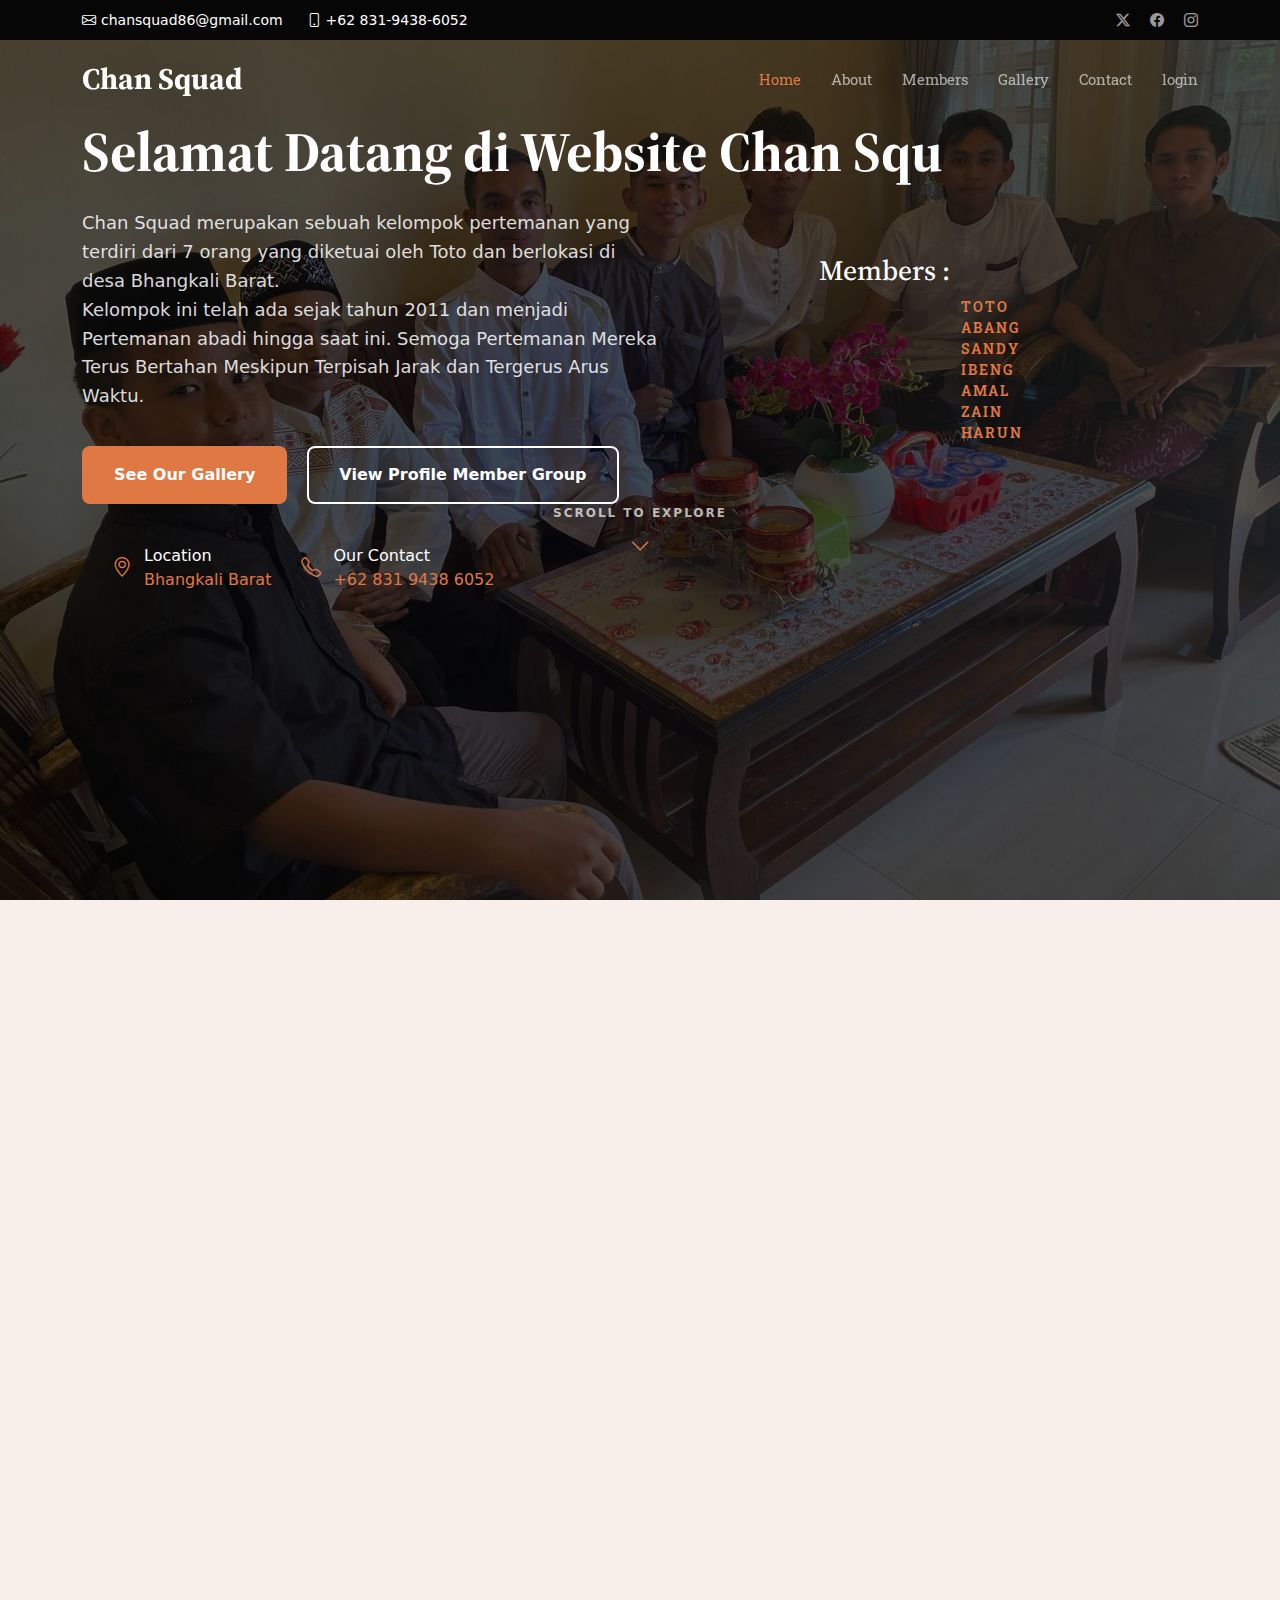
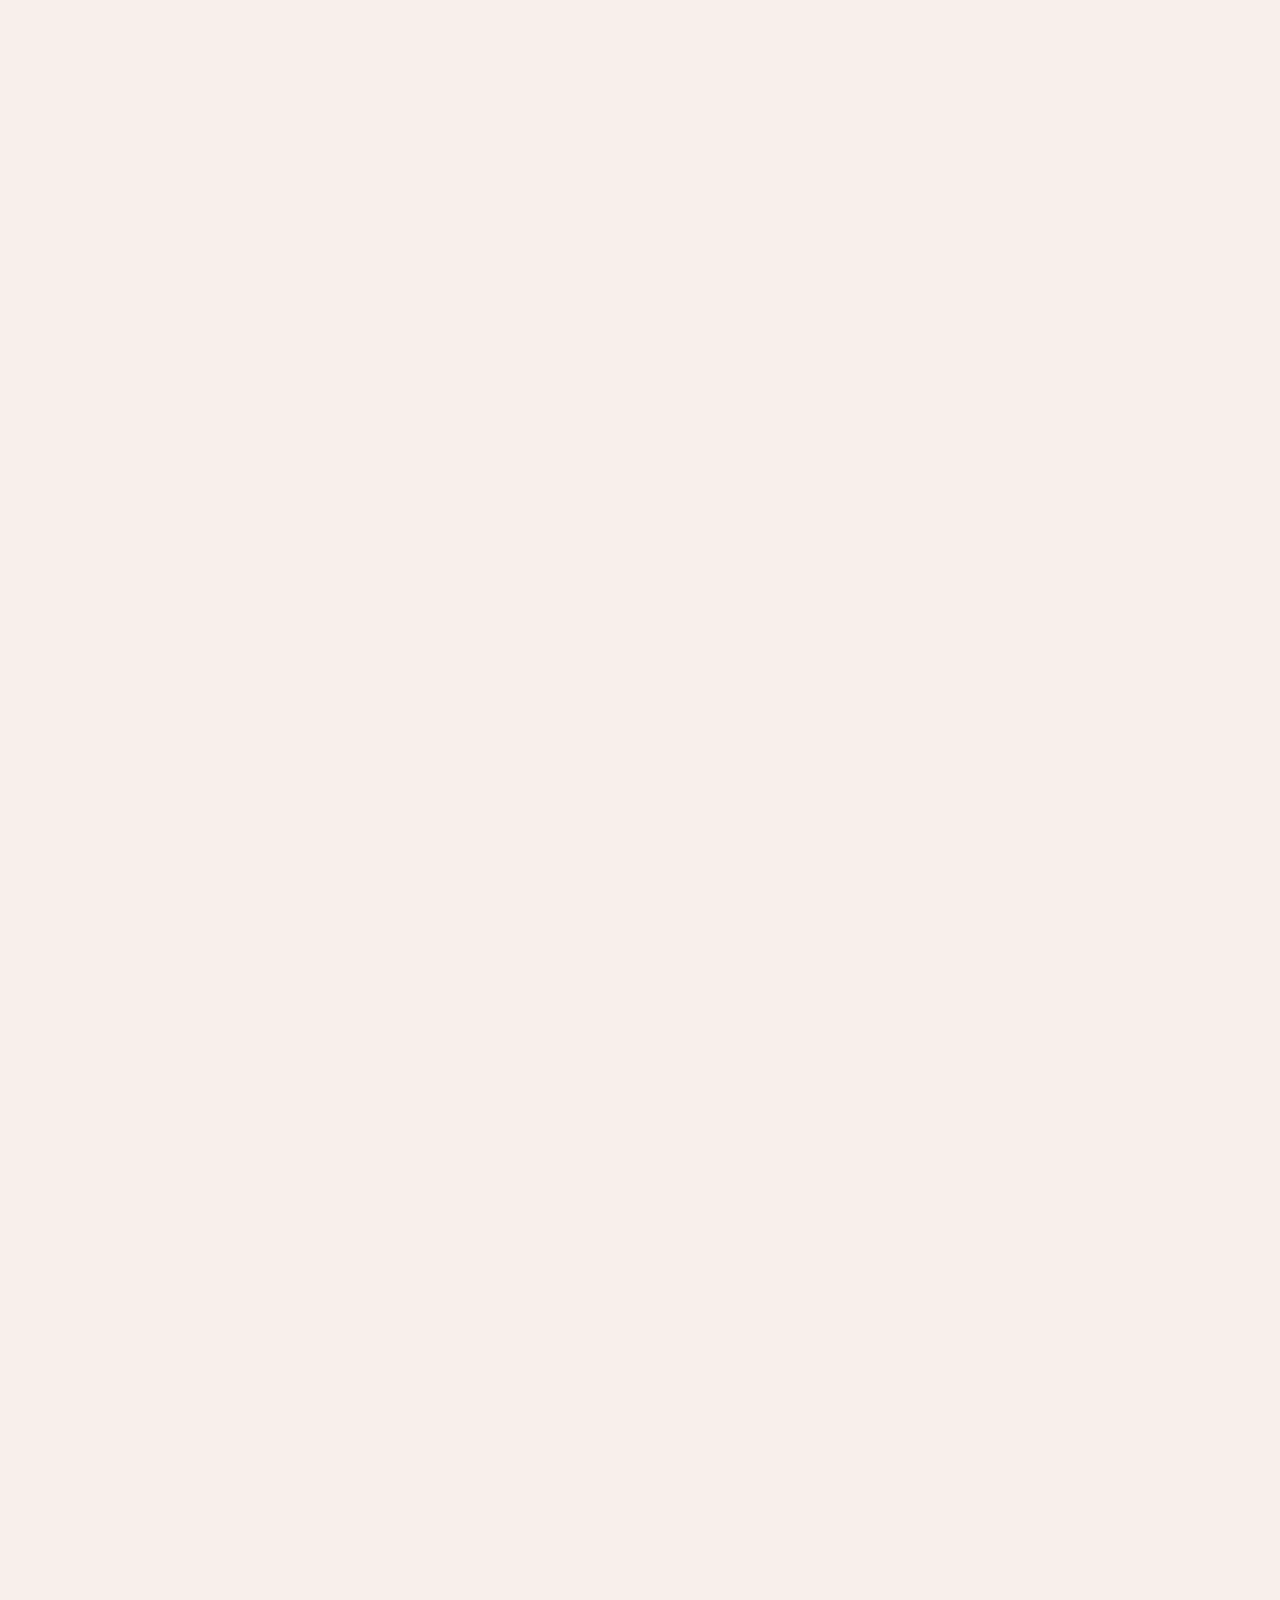
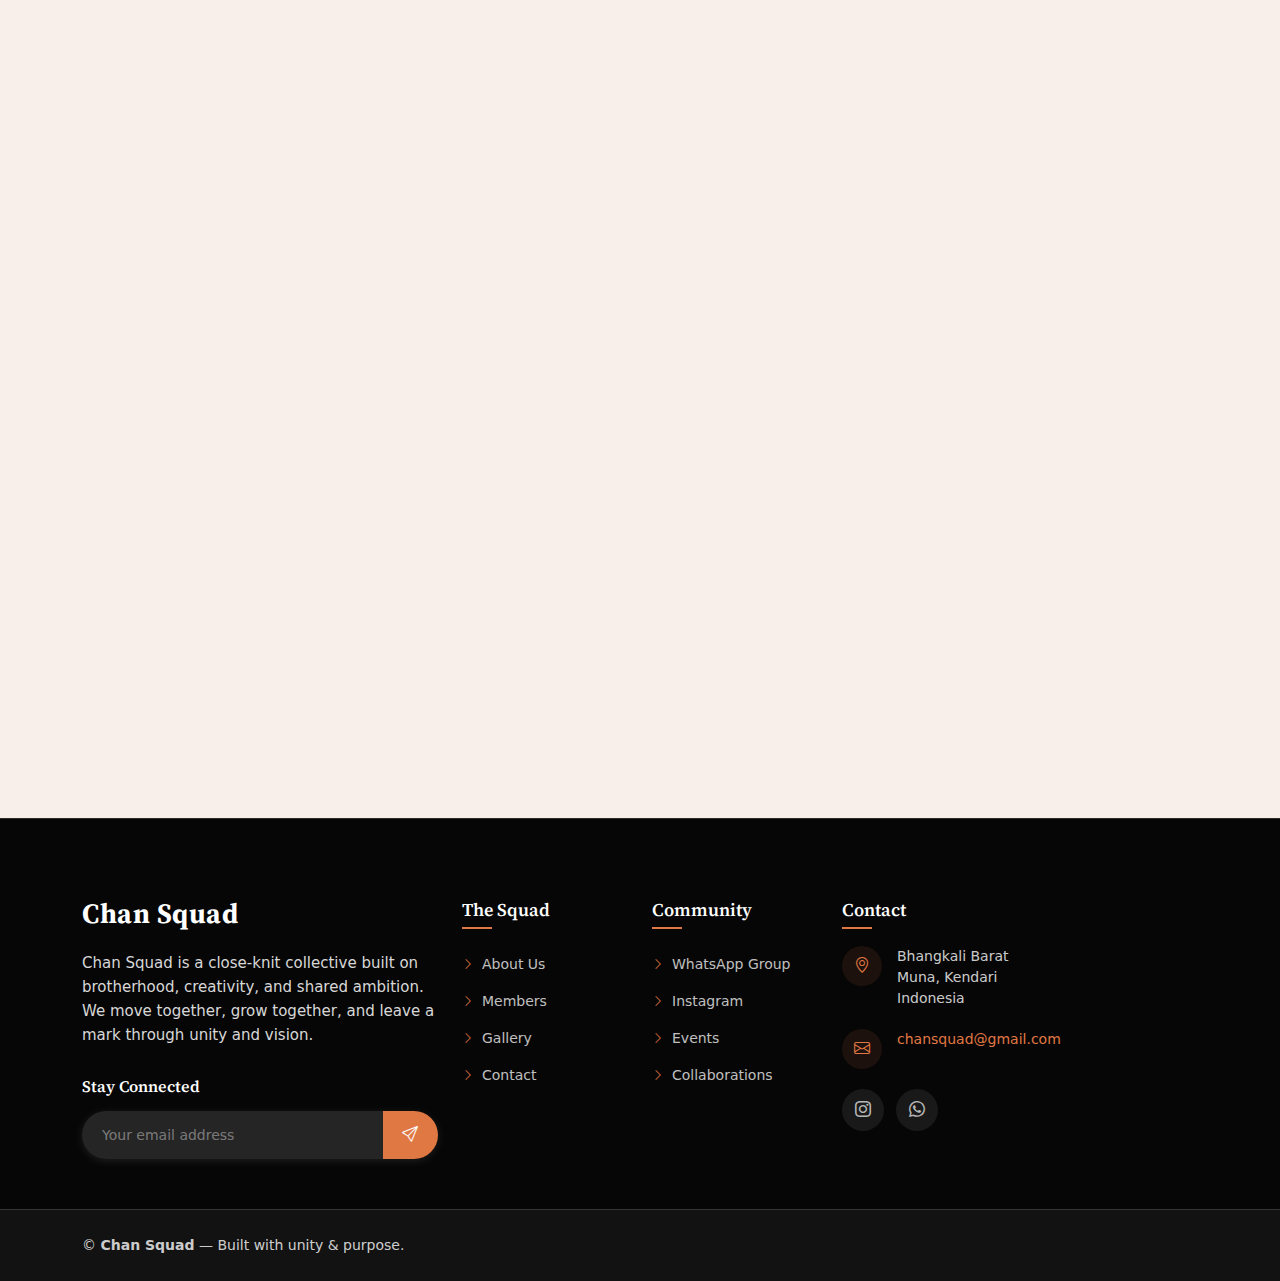
<file: index.html>
<!DOCTYPE html>
<html lang="en">

<head>
  <meta charset="utf-8">
  <meta content="width=device-width, initial-scale=1.0" name="viewport">
  <title>Index - Chan Squad Website</title>
  <meta name="description" content="">
  <meta name="keywords" content="Chan Squad">

  <!-- Favicons -->
  <link href="assets/img/favicon.png" rel="icon">
  <link href="assets/img/apple-touch-icon.png" rel="apple-touch-icon">

  <!-- Fonts -->
  <link href="https://fonts.googleapis.com" rel="preconnect">
  <link href="https://fonts.gstatic.com" rel="preconnect" crossorigin>
  <link href="https://fonts.googleapis.com/css2?family=Roboto:ital,wght@0,100;0,300;0,400;0,500;0,700;0,900;1,100;1,300;1,400;1,500;1,700;1,900&family=Roboto+Slab:wght@100;200;300;400;500;600;700;800;900&family=Source+Serif+Pro:ital,wght@0,200;0,300;0,400;0,600;0,700;0,900;1,200;1,300;1,400;1,600;1,700;1,900&display=swap" rel="stylesheet">

  <!-- Vendor CSS Files -->
  <link href="assets/vendor/bootstrap/css/bootstrap.min.css" rel="stylesheet">
  <link href="assets/vendor/bootstrap-icons/bootstrap-icons.css" rel="stylesheet">
  <link href="assets/vendor/aos/aos.css" rel="stylesheet">
  <link href="assets/vendor/swiper/swiper-bundle.min.css" rel="stylesheet">
  <link href="assets/vendor/glightbox/css/glightbox.min.css" rel="stylesheet">

  <!-- Main CSS File -->
  <link href="assets/css/main.css" rel="stylesheet">

  <!-- =======================================================
  * Template Name: Platia
  * Template URL: https://bootstrapmade.com/platia-bootstrap-restaurant-template/
  * Updated: Aug 11 2025 with Bootstrap v5.3.7
  * Author: BootstrapMade.com
  * License: https://bootstrapmade.com/license/
  ======================================================== -->
  
</head>

<body class="index-page">

  <header id="header" class="header fixed-top">

    <div class="topbar d-flex align-items-center dark-background">
      <div class="container d-flex justify-content-center justify-content-md-between">
        <div class="contact-info d-flex align-items-center">
          <i class="bi bi-envelope d-flex align-items-center"><a href="https://mail.google.com/mail/?view=cm&to=chansquad86@gmail.com"
   target="_blank">chansquad86@gmail.com</a></i>
          <i class="bi bi-phone d-flex align-items-center ms-4"><span>+62 831-9438-6052</span></i>
        </div>
        <div class="social-links d-none d-md-flex align-items-center">
          <a href="#" class="twitter"><i class="bi bi-twitter-x"></i></a>
          <a href="#" class="facebook"><i class="bi bi-facebook"></i></a>
          <a href="https://www.instagram.com/chan_squad08?igsh=MWx4c2pxcDB1dTA4dw==" target="_blank"><i class="bi bi-instagram"></i></a>
       
        </div>
      </div>
    </div><!-- End Top Bar -->

    <div class="branding d-flex align-items-cente">

      <div class="container position-relative d-flex align-items-center justify-content-between">
        <a href="index.html" class="logo d-flex align-items-center">
          <!-- Uncomment the line below if you also wish to use an image logo -->
          <!-- <img src="assets/img/logo.webp" alt=""> -->
          <h1 class="sitename">Chan Squad</h1>
        </a>

        <nav id="navmenu" class="navmenu">
          <ul>
            <li><a href="#hero" class="active">Home</a></li>
            <li><a href="#about">About</a></li>
             <li><a href="#chefs">Members</a></li>
            <li><a href="gallery.html#connected">Gallery</a></li>
           
           
       
            <li><a href="contact.html#connecting">Contact</a></li>
                  <li><a href="login.html">login</a></li>
            <!-- <li><a href="#events">Events</a></li> -->
             <!-- <li class="dropdown"><a href="#"><span>Dropdown</span> <i class="bi bi-chevron-down toggle-dropdown"></i></a>
              <ul>
                <li><a href="#">Dropdown 1</a></li>
                <li class="dropdown"><a href="#"><span>Deep Dropdown</span> <i class="bi bi-chevron-down toggle-dropdown"></i></a>
                  <ul>
                    <li><a href="#">Deep Dropdown 1</a></li>
                    <li><a href="#">Deep Dropdown 2</a></li>
                    <li><a href="#">Deep Dropdown 3</a></li>
                    <li><a href="#">Deep Dropdown 4</a></li>
                    <li><a href="#">Deep Dropdown 5</a></li>
                  </ul>
                 </li>
                <li><a href="#">Dropdown 2</a></li>
                <li><a href="#">Dropdown 3</a></li>
                <li><a href="#">Dropdown 4</a></li>
              </ul>  
            </li> -->
            <!-- <li><a href="#login">Login</a></li> -->
          </ul>
          <i class="mobile-nav-toggle d-xl-none bi bi-list"></i>
        </nav>

      </div>

    </div>

  </header>

<main id="content" class="main">

    <!-- Hero Section -->
<section id="hero" class="hero section dark-background">

  <div class="hero-background">
    <img src="assets/img/restaurant/lebaran.jpeg">
    <div class="overlay"></div>
  </div>

  <div class="container hero-content">
    <div class="row">

      <div class="col-lg-8">
        <div class="hero-text" data-aos="fade-up" data-aos-delay="100">

<h1 class="hero-title">
  Selamat Datang di Website 
  <span id="typing-text"></span>
</h1>

          <p class="hero-description">
            Chan Squad merupakan sebuah kelompok pertemanan yang terdiri dari 7 orang
            yang diketuai oleh Toto dan berlokasi di desa Bhangkali Barat.<br>
            Kelompok ini telah ada sejak tahun 2011 dan menjadi Pertemanan abadi hingga saat ini.
            Semoga Pertemanan Mereka Terus Bertahan Meskipun Terpisah Jarak dan Tergerus Arus Waktu.
          </p>

          <div class="hero-actions" data-aos="fade-up" data-aos-delay="200">
            <a href="gallery.html" class="btn btn-primary">See Our Gallery</a>
            <a href="#chefs" class="btn btn-outline">View Profile Member Group</a>
          </div>

          <div class="hero-features" data-aos="fade-up" data-aos-delay="300">
            <div class="feature-item">
              <!-- <i class="bi bi-clock"></i> -->
              <div class="feature-text">
                <!-- <span class="label">Open Daily</span>
                <span class="value">11:00 AM - 11:00 PM</span> -->
              </div>
            </div>

            <div class="feature-item">
              <i class="bi bi-geo-alt"></i>
              <div class="feature-text">
                <span class="label">Location</span><br>
                <a href="https://maps.app.goo.gl/4VYq2F6YCGUaUJBR8" target="_blank">Bhangkali Barat</a>

              </div>
            </div>

            <div class="feature-item">
              <i class="bi bi-telephone"></i>
              <div class="feature-text">
                <span class="label">Our Contact</span><br>
                <a href="https://chat.whatsapp.com/Ca3ienIk3BI3qkMTzVTvPy" target="_blank">+62 831 9438 6052</a>
              </div>
            </div>
          </div>

        </div>
      </div>

  <div class="col-lg-4 d-flex align-items-center">

  <div class="w-100 text-start">
    <h3 class="mb-2">Members :</h3>

  <div class="d-flex align-items-center justify-content-center">
    <div class="hero-text text-start">
      <span class="tagline">
        Toto <br>
        Abang <br>
        Sandy <br>
        Ibeng <br>
        Amal <br>
        Zain <br>
        Harun
      </span>
    </div>
  </div>

</div>

    </div>
  </div>
<div class="scroll-indicator" data-aos="fade-up" data-aos-delay="400">
  <a href="#about" class="scroll-link">
    <div class="scroll-text">Scroll to Explore</div>
    <div class="scroll-arrow">
      <i class="bi bi-chevron-down"></i>
    </div>
  </a>
</div>

</section>


  <!-- About Section -->
   <section id="about" class="about section">

      <!-- Section Title -->
      <div class="container section-title" data-aos="fade-up">
        <span class="description-title">&nbsp;About</span>
        <h2>About</h2>
        <p>Chan Squad Never Dies</p>
      </div><!-- End Section Title -->

      <div class="container" data-aos="fade-up" data-aos-delay="100">

        <div class="row g-5 align-items-center">
          <div class="col-lg-6" data-aos="fade-up">
            <div class="about-content">
              <h2>Experience Our Friendship</h2>
              <p class="fst-italic">Chan Squad adalah sebuah kelompok pertemanan 
        yang tumbuh dari kebersamaan, kepercayaan, dan waktu.
Berawal dari lingkaran kecil, kami belajar bahwa persahabatan bukan hanya tentang sering bertemu, 
                 tetapi tentang saling mendukung dalam setiap fase kehidupan.
Sejak awal berdiri, Chan Squad menjadi ruang berbagi cerita, tawa, dan pengalaman. 
Kami percaya bahwa hubungan yang kuat dibangun dari kejujuran, rasa hormat, dan kebersamaan
 yang terus dijaga, meskipun jarak dan kesibukan sering memisahkan.
Website ini dibuat sebagai arsip perjalanan kami—tempat untuk mengenang, berbagi, 
dan merayakan momen yang telah dilalui bersama. Karena bagi kami, 
persahabatan sejati layak untuk diabadikan.</p>


              <div class="row mt-4">
                <div class="col-md-6">
                  <div class="feature-item" data-aos="fade-up" data-aos-delay="150">
                     <i class="bi bi-people"></i>
      <h4>Strong Brotherhood</h4>
      <p>
        Ikatan kami tumbuh dari kebersamaan, kejujuran, dan rasa saling percaya.
        Bukan sekadar sering bertemu, tetapi selalu hadir dan saling mendukung
        meskipun jarak memisahkan.
                  </div>
                </div>
                <div class="col-md-6">
                  <div class="feature-item" data-aos="fade-up" data-aos-delay="200">
                   <i class="bi bi-compass"></i>
      <h4>Shared Journey</h4>
      <p>
        Setiap momen yang kami lalui bersama menjadi bagian dari perjalanan Chan Squad.
        Dari cerita sederhana hingga kenangan berharga, semuanya membentuk kami hari ini.
</p>
                  </div>
                </div>
              </div>

              <div class="signature mt-4" data-aos="fade-up" data-aos-delay="250">
               <p class="chef-name">
    “Persahabatan sejati tidak diukur dari jarak,<br>
    tetapi dari ketulusan yang tetap terjaga.”
  </p>
                 <p class="chef-title">— Chan Squad</p>
              </div>
            </div>
          </div>

          <div class="col-lg-6" data-aos="fade-up" data-aos-delay="300">
            <div class="about-gallery">
              <div class="row g-3">
                <div class="col-6">
                  <img src="assets/img/restaurant/lebaran.jpeg" class="img-fluid rounded" alt="Restaurant Image">
                </div>
                <div class="col-6">
                  <img src="assets/img/restaurant/lebaran2.jpeg" class="img-fluid rounded" alt="Restaurant Image">
                </div>
                <div class="col-12 mt-3">
                  <div class="years-badge">
                    <!-- <span class="number">18</span>
                    <span class="text">Years of Dedication</span> -->
                  </div>
                  <img src="assets/img/restaurant/chansquad2.jpeg" class="img-fluid rounded" alt="Restaurant Image">
                </div>
              </div>
            </div>
          </div>
        </div>

      </div>

    </section><!-- /About Section -->
  
    <!-- Menu Section -->
  
 
    <!-- Chefs Section -->
    <section id="chefs" class="chefs section">








<!-- Chan Squad / Profile Member Group Section -->


  <!-- Section Title -->
  <div class="container section-title" data-aos="fade-up">
    <span class="description-title">Chan Squad</span>
    <h2>The People Behind the Story</h2>
    <p>
      A collective shaped by time, loyalty, and shared chapters that continue to evolve.
    </p>
  </div>
  <!-- End Section Title -->

  <div class="container" data-aos="fade-up" data-aos-delay="100">

    <!-- Featured Member -->
    <div class="featured-chef row align-items-center g-4" data-aos="fade-up" data-aos-delay="150">

      <div class="col-lg-5">
        <figure class="chef-photo m-0">
          <img src="assets/img/restaurant/toto.jpeg" alt="Founder portrait" class="img-fluid">
          <div class="badge-overlay">
            <span class="pill">
              <i class="bi bi-star-fill me-1"></i> Core Figure
            </span>
          </div>
        </figure>
      </div>

      <div class="col-lg-7">
        <h3 class="name mb-2">Toto</h3>
        <p class="role mb-3">Founder & Core Leader</p>

        <p class="bio mb-4">
          More than a leader, Toto is the anchor of Chan Squad. Calm in decision-making and clear in vision,
          he shapes direction without suppressing individuality. His influence is felt not through authority,
          but through consistency, trust, and presence.
        </p>

        <ul class="awards list-unstyled d-flex flex-wrap gap-2 mb-4">
          <li class="award-badge">
            <i class="bi bi-award me-1"></i> Group Initiator
          </li>
          <li class="award-badge">
            <i class="bi bi-bookmark-star me-1"></i> Vision Architect
          </li>
          <li class="award-badge">
            <i class="bi bi-trophy me-1"></i> Legacy Builder
          </li>
        </ul>

        <div class="signature">
          <img src="assets/img/misc/signature-1.webp" alt="Signature" class="img-fluid">
        </div>
      </div>

    </div>
    <!-- End Featured Member -->

    <!-- Team Grid -->
    <div class="row g-4 team-grid mt-2">

      <!-- Member -->
      <div class="col-md-6 col-lg-3" data-aos="zoom-in" data-aos-delay="200">
        <article class="chef-card h-100">
          <div class="image-wrapper">
            <img src="assets/img/restaurant/chansquad53.jpeg" alt="Member portrait" class="img-fluid" loading="lazy">
            <ul class="social list-unstyled m-0">
              <li><a href="#"><i class="bi bi-instagram"></i></a></li>
              <li><a href="#"><i class="bi bi-twitter-x"></i></a></li>
              <li><a href="#"><i class="bi bi-linkedin"></i></a></li>
            </ul>
          </div>
          <div class="content p-3">
            <h4 class="name mb-1">Abang</h4>
            <p class="role mb-2">Co-Founder</p>
            <p class="excerpt mb-3">
              The strategist of the group — observant, composed, and precise when execution matters most.
            </p>
            <div class="badges d-flex flex-wrap gap-2">
              <span class="mini-badge">
                <i class="bi bi-diagram-3 me-1"></i> Strategic Mind
              </span>
            </div>
          </div>
        </article>
      </div>

      <!-- Member -->
      <div class="col-md-6 col-lg-3" data-aos="zoom-in" data-aos-delay="250">
        <article class="chef-card h-100">
          <div class="image-wrapper">
            <img src="assets/img/restaurant/shandy.jpeg" alt="Member portrait" class="img-fluid" loading="lazy">
            <ul class="social list-unstyled m-0">
              <li><a href="#"><i class="bi bi-instagram"></i></a></li>
              <li><a href="#"><i class="bi bi-facebook"></i></a></li>
              <li><a href="#"><i class="bi bi-pinterest"></i></a></li>
            </ul>
          </div>
          <div class="content p-3">
            <h4 class="name mb-1">Shandy</h4>
            <p class="role mb-2">Co-Founder</p>
            <p class="excerpt mb-3">
              Balancing logic and creativity, turning abstract ideas into grounded direction.
            </p>
            <div class="badges d-flex flex-wrap gap-2">
              <span class="mini-badge">
                <i class="bi bi-lightbulb me-1"></i> Creative Drive
              </span>
            </div>
          </div>
        </article>
      </div>

      <!-- Member -->
      <div class="col-md-6 col-lg-3" data-aos="zoom-in" data-aos-delay="300">
        <article class="chef-card h-100">
          <div class="image-wrapper">
            <img src="assets/img/restaurant/chansquad51.jpeg" alt="Member portrait" class="img-fluid" loading="lazy">
            <ul class="social list-unstyled m-0">
              <li><a href="#"><i class="bi bi-instagram"></i></a></li>
              <li><a href="#"><i class="bi bi-tiktok"></i></a></li>
              <li><a href="#"><i class="bi bi-youtube"></i></a></li>
            </ul>
          </div>
          <div class="content p-3">
            <h4 class="name mb-1">Ibeng</h4>
            <p class="role mb-2">Co-Founder</p>
            <p class="excerpt mb-3">
              Bold presence and decisive movement — the embodiment of forward momentum.
            </p>
            <div class="badges d-flex flex-wrap gap-2">
              <span class="mini-badge">
                <i class="bi bi-fire me-1"></i> Momentum
              </span>
            </div>
          </div>
        </article>
      </div>

      <!-- Member -->
      <div class="col-md-6 col-lg-3" data-aos="zoom-in" data-aos-delay="350">
        <article class="chef-card h-100">
          <div class="image-wrapper">
            <img src="assets/img/restaurant/amal.jpeg" alt="Member portrait" class="img-fluid" loading="lazy">
            <ul class="social list-unstyled m-0">
              <li><a href="#"><i class="bi bi-instagram"></i></a></li>
              <li><a href="#"><i class="bi bi-twitter-x"></i></a></li>
              <li><a href="#"><i class="bi bi-linkedin"></i></a></li>
            </ul>
          </div>
          <div class="content p-3">
            <h4 class="name mb-1">Amal</h4>
            <p class="role mb-2">Veteran Member</p>
            <p class="excerpt mb-3">
              A living archive of experience, loyalty, and perspective within the group.
            </p>
            <div class="badges d-flex flex-wrap gap-2">
              <span class="mini-badge">
                <i class="bi bi-shield-check me-1"></i> Pillar
              </span>
            </div>
          </div>
        </article>
      </div>

      <!-- Member -->
      <div class="col-md-6 col-lg-3" data-aos="zoom-in" data-aos-delay="400">
        <article class="chef-card h-100">
          <div class="image-wrapper">
            <img src="assets/img/restaurant/zainn.jpeg" alt="Next generation portrait" class="img-fluid" loading="lazy">
            <ul class="social list-unstyled m-0">
              <li><a href="#"><i class="bi bi-instagram"></i></a></li>
              <li><a href="#"><i class="bi bi-tiktok"></i></a></li>
              <li><a href="#"><i class="bi bi-youtube"></i></a></li>
            </ul>
          </div>
          <div class="content p-3">
            <h4 class="name mb-1">Zain</h4>
            <p class="role mb-2">Next Generation</p>
            <p class="excerpt mb-3">
              The continuation of the story — learning from the past while shaping what comes next.
            </p>
            <div class="badges d-flex flex-wrap gap-2">
              <span class="mini-badge">
                <i class="bi bi-arrow-up-right me-1"></i> Rising Chapter
              </span>
            </div>
          </div>
        </article>
      </div>

      <div class="col-md-6 col-lg-3" data-aos="zoom-in" data-aos-delay="400">
        <article class="chef-card h-100">
          <div class="image-wrapper">
            <img src="assets/img/restaurant/chansquad49.jpeg" alt="Next generation portrait" class="img-fluid" loading="lazy">
            <ul class="social list-unstyled m-0">
              <li><a href="#"><i class="bi bi-instagram"></i></a></li>
              <li><a href="#"><i class="bi bi-tiktok"></i></a></li>
              <li><a href="#"><i class="bi bi-youtube"></i></a></li>
            </ul>
          </div>
          <div class="content p-3">
            <h4 class="name mb-1">Harun</h4>
            <p class="role mb-2">Next Generation</p>
            <p class="excerpt mb-3">
              The continuation of the story — learning from the past while shaping what comes next.
            </p>
            <div class="badges d-flex flex-wrap gap-2">
              <span class="mini-badge">
                <i class="bi bi-arrow-up-right me-1"></i> Rising Chapter
              </span>
            </div>
          </div>
        </article>
      </div>

    </div>
    <!-- End Team Grid -->

  </div>

</section>
<!-- End Chan Squad Section -->

   


    <!-- Location Section -->
    <!-- <section id="location" class="location section">

      <div class="container" data-aos="fade-up" data-aos-delay="100">

        <div class="row g-4">
          <div class="col-lg-6" data-aos="fade-right" data-aos-delay="200">
            <div class="map-container">
              <iframe src="https://www.google.com/maps/embed?pb=!1m18!1m12!1m3!1d3022.684949335945!2d-73.98658242357565!3d40.75853057126168!2m3!1f0!2f0!3f0!3m2!1i1024!2i768!4f13.1!3m3!1m2!1s0x0%3A0x0!2zNDDCsDQ1JzMwLjciTiA3M8KwNTknMDcuNyJX!5e0!3m2!1sen!2sus!4v1654321234567!5m2!1sen!2sus" width="100%" height="100%" style="border:0;" allowfullscreen="" loading="lazy" referrerpolicy="no-referrer-when-downgrade"></iframe>
            </div>
          </div>

          <div class="col-lg-6" data-aos="fade-left" data-aos-delay="200">
            <div class="info-container">
              <div class="section-header">
                <h2>Find Us</h2>
                <p>Visit Us Today</p>
              </div>

              <div class="info-card" data-aos="fade-up" data-aos-delay="300">
                <div class="info-icon">
                  <i class="bi bi-geo-alt"></i>
                </div>
                <div class="info-content">
                  <h3>Our Location</h3>
                  <p>123 Culinary Avenue, Manhattan, NY 10001</p>
                </div>
              </div>

              <div class="info-card" data-aos="fade-up" data-aos-delay="400">
                <div class="info-icon">
                  <i class="bi bi-telephone"></i>
                </div>
                <div class="info-content">
                  <h3>Reservations</h3>
                  <p>+1 (212) 555-7890</p>
                  <p class="small-text">We recommend making reservations at least 48 hours in advance</p>
                </div>
              </div>

              <div class="info-card" data-aos="fade-up" data-aos-delay="500">
                <div class="info-icon">
                  <i class="bi bi-clock"></i>
                </div>
                <div class="info-content">
                  <h3>Hours</h3>
                  <div class="hours-grid">
                    <div class="day">Monday - Thursday</div>
                    <div class="time">11:00 AM - 10:00 PM</div>

                    <div class="day">Friday - Saturday</div>
                    <div class="time">11:00 AM - 11:30 PM</div>

                    <div class="day">Sunday</div>
                    <div class="time">10:00 AM - 9:00 PM</div>

                    <div class="day">Brunch Hours</div>
                    <div class="time">Sat &amp; Sun, 10:00 AM - 2:00 PM</div>
                  </div>
                </div>
              </div>

              <div class="cta-wrapper" data-aos="fade-up" data-aos-delay="600">
                <a href="#" class="btn-book">Make a Reservation</a>
                <a href="#" class="btn-contact">Contact Us</a>
              </div>
            </div>
          </div>
        </div>

      </div>

    </section>  -->
    <!-- /Location Section -->

   
       <!-- /Events Section -->
<!-- /Gallery Section -->




  </main>

  <footer id="footer" class="footer dark-background">

  <div class="container">
    <div class="row gy-5">

      <!-- Brand & About -->
      <div class="col-lg-4">
        <div class="footer-content">
          <a href="index.html" class="logo d-flex align-items-center mb-4">
            <span class="sitename">Chan Squad</span>
          </a>
          <p class="mb-4">
            Chan Squad is a close-knit collective built on brotherhood, creativity,
            and shared ambition. We move together, grow together, and leave a mark
            through unity and vision.
          </p>

          <!-- Newsletter -->
          <div class="newsletter-form">
            <h5>Stay Connected</h5>
            <form class="php-email-form">
              <div class="input-group">
                <input type="email" class="form-control" placeholder="Your email address" required>
                <button type="submit" class="btn-subscribe">
                  <i class="bi bi-send"></i>
                </button>
              </div>
              <div class="sent-message">Thanks for joining the squad.</div>
            </form>
          </div>
        </div>
      </div>

      <!-- Squad -->
      <div class="col-lg-2 col-6">
        <div class="footer-links">
          <h4>The Squad</h4>
          <ul>
            <li><a href="#about"><i class="bi bi-chevron-right"></i> About Us</a></li>
            <li><a href="#chefs"><i class="bi bi-chevron-right"></i> Members</a></li>
            <li><a href="#gallery"><i class="bi bi-chevron-right"></i> Gallery</a></li>
            <li><a href="#contact"><i class="bi bi-chevron-right"></i> Contact</a></li>
          </ul>
        </div>
      </div>

      <!-- Community -->
      <div class="col-lg-2 col-6">
        <div class="footer-links">
          <h4>Community</h4>
          <ul>
            <li><a href="https://chat.whatsapp.com/Ca3ienIk3BI3qkMTzVTvPy" target="_blank">
              <i class="bi bi-chevron-right"></i> WhatsApp Group</a></li>
            <li><a href="https://www.instagram.com/chan_squad08" target="_blank">
              <i class="bi bi-chevron-right"></i> Instagram</a></li>
            <li><a href="#"><i class="bi bi-chevron-right"></i> Events</a></li>
            <li><a href="#"><i class="bi bi-chevron-right"></i> Collaborations</a></li>
          </ul>
        </div>
      </div>

      <!-- Contact -->
      <div class="col-lg-4">
        <div class="footer-contact">
          <h4>Contact</h4>

          <div class="contact-item">
            <div class="contact-icon">
              <i class="bi bi-geo-alt"></i>
            </div>
            <div class="contact-info">
              <p>Bhangkali Barat<br>Muna, Kendari<br>Indonesia</p>
            </div>
          </div>

          <div class="contact-item">
            <div class="contact-icon">
              <i class="bi bi-envelope"></i>
            </div>
            <div class="contact-info">
              <p>
                <a href="https://mail.google.com/mail/?view=cm&to=chansquad@gmail.com"
                   target="_blank">
                  chansquad@gmail.com
                </a>
              </p>
            </div>
          </div>

          <div class="social-links mt-3">
            <a href="https://www.instagram.com/chan_squad08" target="_blank"><i class="bi bi-instagram"></i></a>
            <a href="https://chat.whatsapp.com/Ca3ienIk3BI3qkMTzVTvPy" target="_blank"><i class="bi bi-whatsapp"></i></a>
          </div>
        </div>
      </div>

    </div>
  </div>

  <!-- Footer Bottom -->
  <div class="footer-bottom">
    <div class="container">
      <div class="row align-items-center">

        <div class="col-lg-6">
          <div class="copyright">
            <p>© <strong class="sitename">Chan Squad</strong> — Built with unity & purpose.</p>
          </div>
        </div>

        <!-- <div class="col-lg-6 text-lg-end">
          <div class="credits">
            Designed with passion • Template by
            <a href="https://bootstrapmade.com/" target="_blank">BootstrapMade</a>
          </div>
        </div> -->

      </div>
    </div>
  </div>

</footer>

  <!-- Scroll Top -->
  <a href="#" id="scroll-top" class="scroll-top d-flex align-items-center justify-content-center"><i class="bi bi-arrow-up-short"></i></a>

  <!-- Preloader -->
  <div id="preloader"></div>

  <!-- Vendor JS Files -->
  <script src="assets/vendor/bootstrap/js/bootstrap.bundle.min.js"></script>
  <script src="assets/vendor/php-email-form/validate.js"></script>
  <script src="assets/vendor/aos/aos.js"></script>
  <script src="assets/vendor/imagesloaded/imagesloaded.pkgd.min.js"></script>
  <script src="assets/vendor/isotope-layout/isotope.pkgd.min.js"></script>
  <script src="assets/vendor/swiper/swiper-bundle.min.js"></script>
  <script src="assets/vendor/glightbox/js/glightbox.min.js"></script>

  <!-- Main JS File -->
 
  <script src="assets/js/main.js"></script>

</body>

</html>
</file>
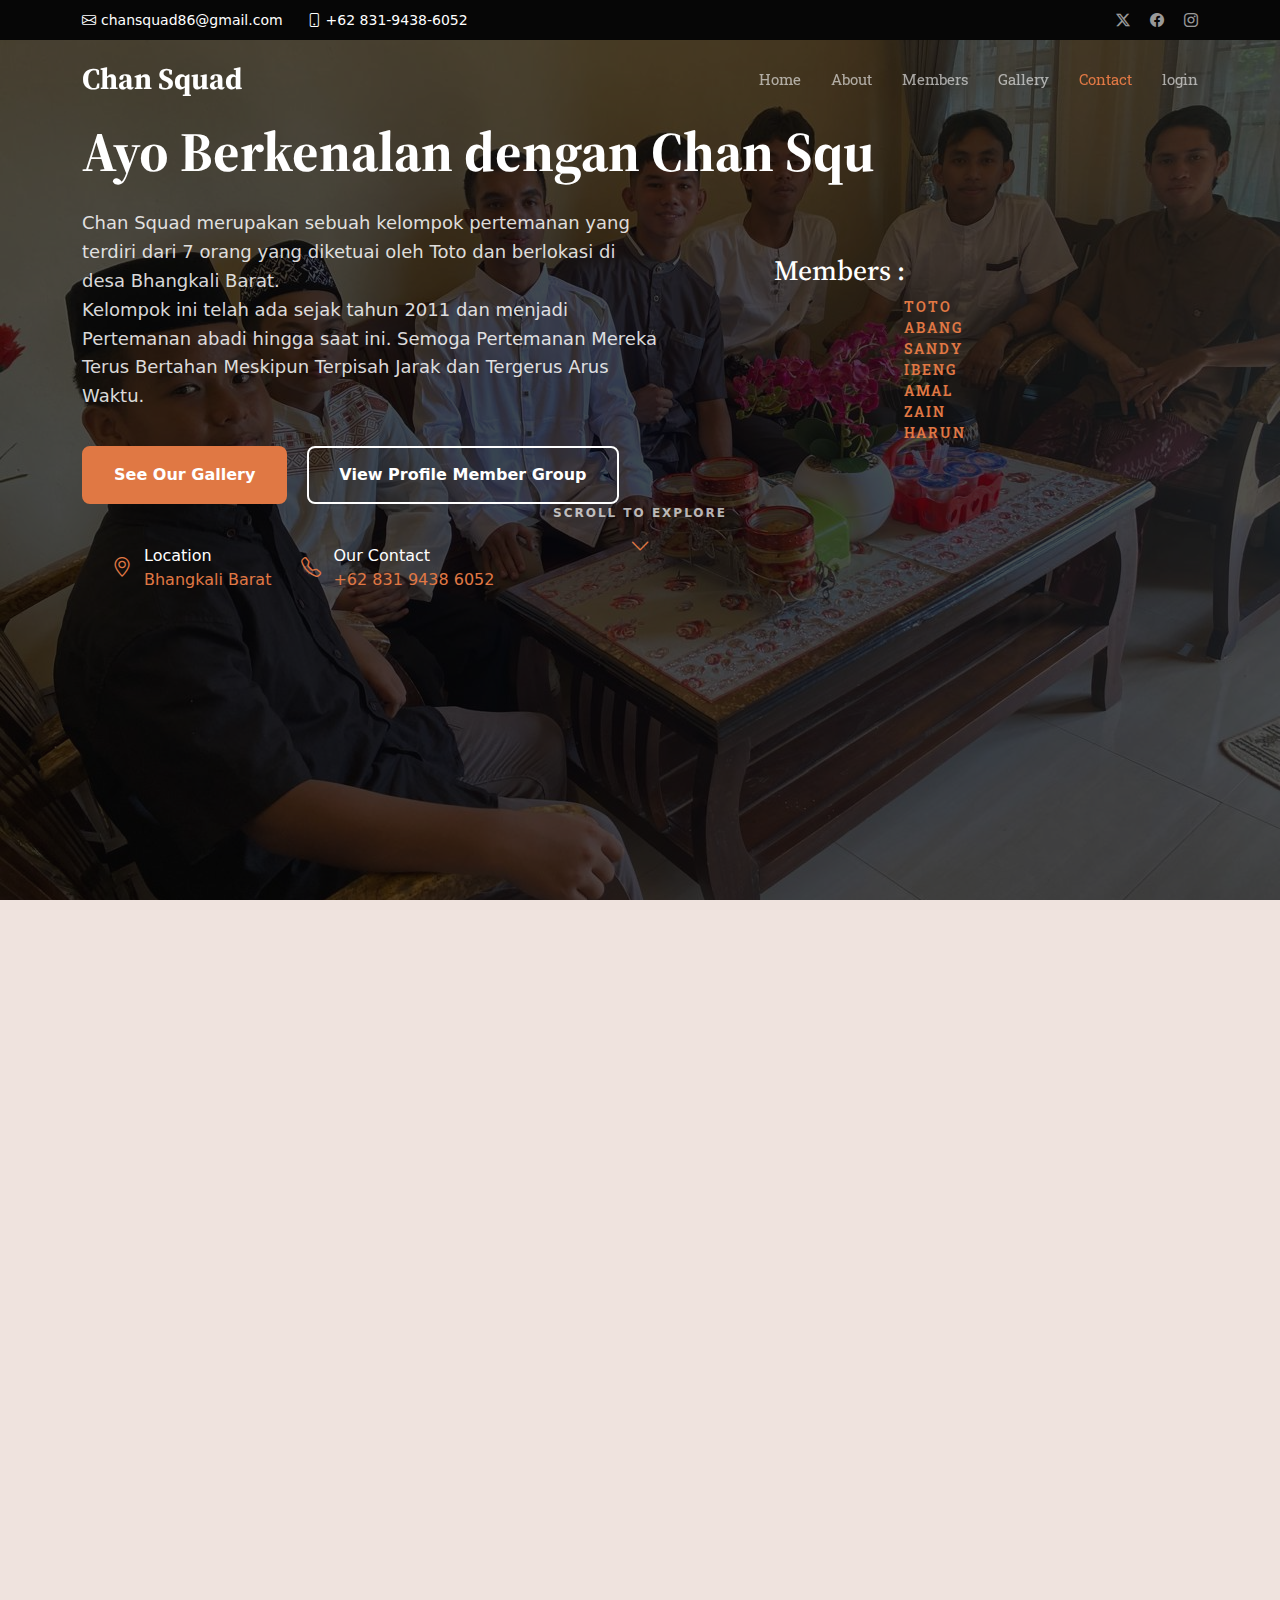
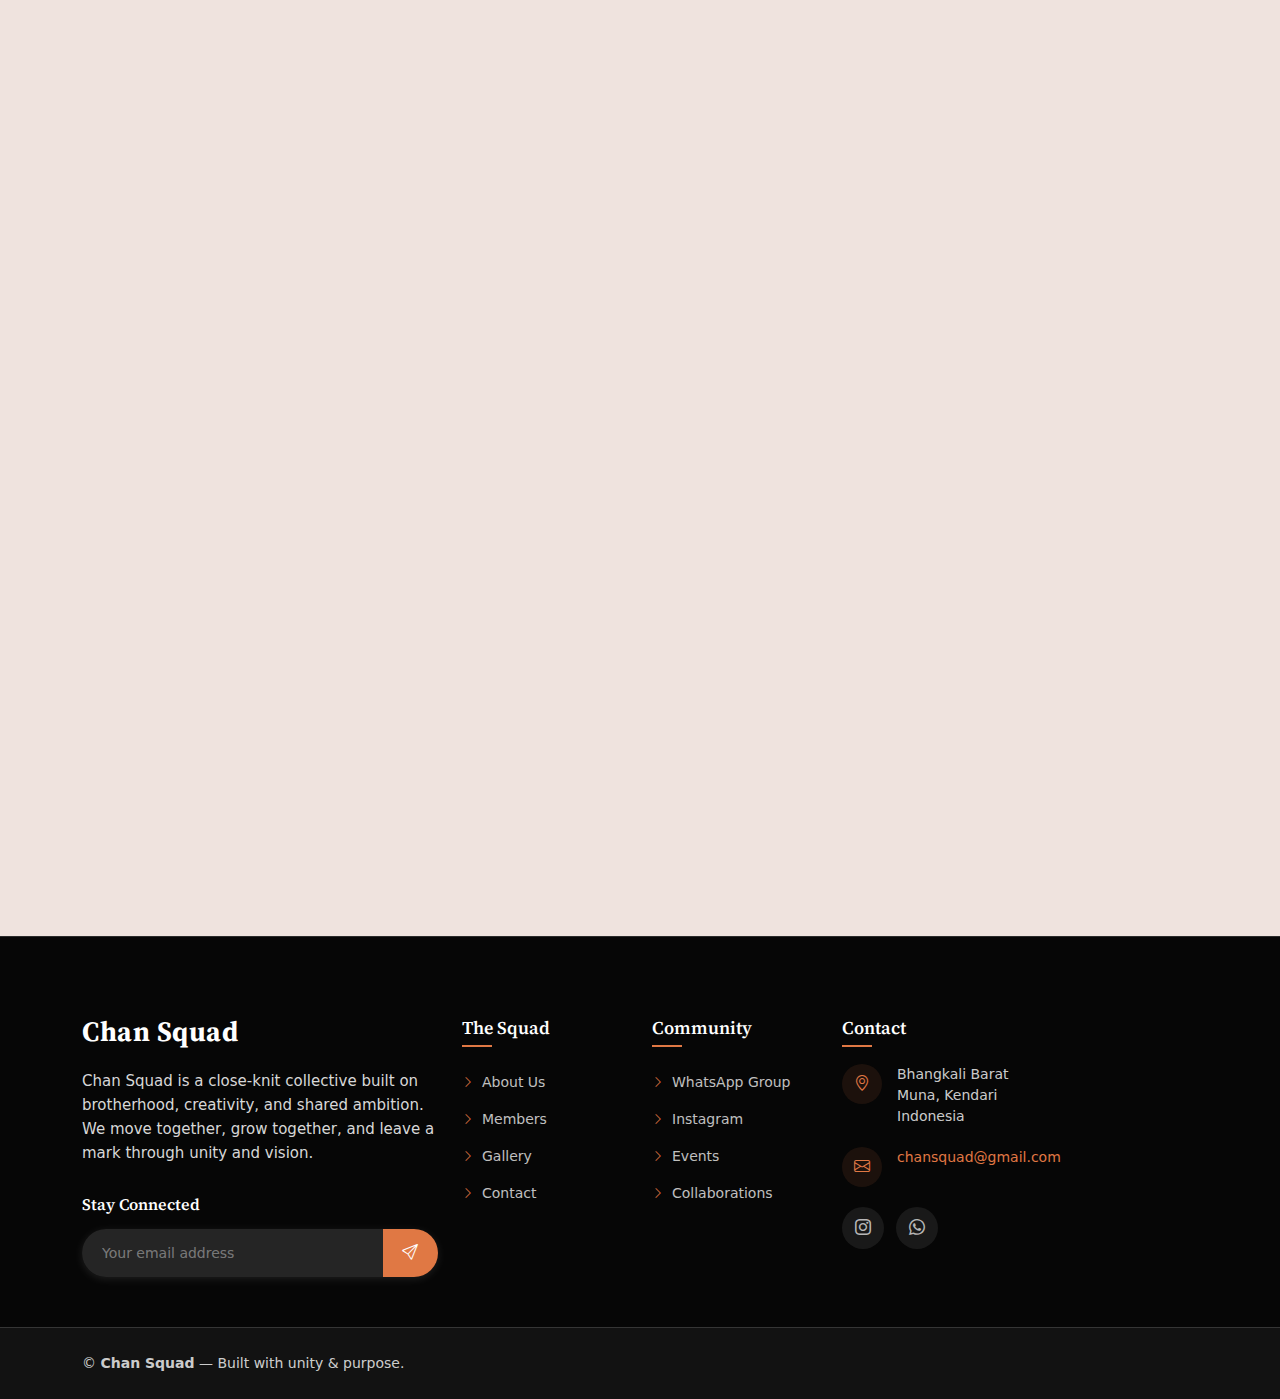
<file: contact.html>
<!-- isi -->
<!DOCTYPE html>
<html lang="en">

<head>
  <meta charset="utf-8">
  <meta content="width=device-width, initial-scale=1.0" name="viewport">
  <title>Index - Chan Squad Website</title>
  <meta name="description" content="">
  <meta name="keywords" content="Chan Squad">

  <!-- Favicons -->
  <link href="assets/img/favicon.png" rel="icon">
  <link href="assets/img/apple-touch-icon.png" rel="apple-touch-icon">

  <!-- Fonts -->
  <link href="https://fonts.googleapis.com" rel="preconnect">
  <link href="https://fonts.gstatic.com" rel="preconnect" crossorigin>
  <link href="https://fonts.googleapis.com/css2?family=Roboto:ital,wght@0,100;0,300;0,400;0,500;0,700;0,900;1,100;1,300;1,400;1,500;1,700;1,900&family=Roboto+Slab:wght@100;200;300;400;500;600;700;800;900&family=Source+Serif+Pro:ital,wght@0,200;0,300;0,400;0,600;0,700;0,900;1,200;1,300;1,400;1,600;1,700;1,900&display=swap" rel="stylesheet">

  <!-- Vendor CSS Files -->
  <link href="assets/vendor/bootstrap/css/bootstrap.min.css" rel="stylesheet">
  <link href="assets/vendor/bootstrap-icons/bootstrap-icons.css" rel="stylesheet">
  <link href="assets/vendor/aos/aos.css" rel="stylesheet">
  <link href="assets/vendor/swiper/swiper-bundle.min.css" rel="stylesheet">
  <link href="assets/vendor/glightbox/css/glightbox.min.css" rel="stylesheet">

  <!-- Main CSS File -->
  <link href="assets/css/main.css" rel="stylesheet">

  <!-- =======================================================
  * Template Name: Platia
  * Template URL: https://bootstrapmade.com/platia-bootstrap-restaurant-template/
  * Updated: Aug 11 2025 with Bootstrap v5.3.7
  * Author: BootstrapMade.com
  * License: https://bootstrapmade.com/license/
  ======================================================== -->
  
</head>

<body data-bs-spy="scroll" data-bs-target=".navbar" data-bs-offset="100">

  <header id="header" class="header fixed-top">

    <div class="topbar d-flex align-items-center dark-background">
      <div class="container d-flex justify-content-center justify-content-md-between">
        <div class="contact-info d-flex align-items-center">
          <i class="bi bi-envelope d-flex align-items-center"><a href="https://mail.google.com/mail/?view=cm&to=chansquad86@gmail.com"
   target="_blank">chansquad86@gmail.com</a></i>
          <i class="bi bi-phone d-flex align-items-center ms-4"><span>+62 831-9438-6052</span></i>
        </div>
        <div class="social-links d-none d-md-flex align-items-center">
          <a href="#" class="twitter"><i class="bi bi-twitter-x"></i></a>
          <a href="#" class="facebook"><i class="bi bi-facebook"></i></a>
          <a href="https://www.instagram.com/chan_squad08?igsh=MWx4c2pxcDB1dTA4dw==" target="_blank"><i class="bi bi-instagram"></i></a>
       
        </div>
      </div>
    </div><!-- End Top Bar -->

    <div class="branding d-flex align-items-cente">

      <div class="container position-relative d-flex align-items-center justify-content-between">
        <a href="index.html" class="logo d-flex align-items-center">
          <!-- Uncomment the line below if you also wish to use an image logo -->
          <!-- <img src="assets/img/logo.webp" alt=""> -->
          <h1 class="sitename">Chan Squad</h1>
        </a>

        <nav id="navmenu" class="navmenu">
          <ul>
            <li><a href="index.html">Home</a></li>
            <li><a href="index.html#about">About</a></li>
             <li><a href="index.html#chefs">Members</a></li>
            <li><a href="gallery.html#connected">Gallery</a></li>
           
           
       
            <li><a href="contact.html#contact" class="nav-contact">Contact</a></li>
                  <li><a href="login.html">login</a></li>
            <!-- <li><a href="#events">Events</a></li> -->
             <!-- <li class="dropdown"><a href="#"><span>Dropdown</span> <i class="bi bi-chevron-down toggle-dropdown"></i></a>
              <ul>
                <li><a href="#">Dropdown 1</a></li>
                <li class="dropdown"><a href="#"><span>Deep Dropdown</span> <i class="bi bi-chevron-down toggle-dropdown"></i></a>
                  <ul>
                    <li><a href="#">Deep Dropdown 1</a></li>
                    <li><a href="#">Deep Dropdown 2</a></li>
                    <li><a href="#">Deep Dropdown 3</a></li>
                    <li><a href="#">Deep Dropdown 4</a></li>
                    <li><a href="#">Deep Dropdown 5</a></li>
                  </ul>
                 </li>
                <li><a href="#">Dropdown 2</a></li>
                <li><a href="#">Dropdown 3</a></li>
                <li><a href="#">Dropdown 4</a></li>
              </ul>  
            </li> -->
            <!-- <li><a href="#login">Login</a></li> -->
          </ul>
          <i class="mobile-nav-toggle d-xl-none bi bi-list"></i>
        </nav>

      </div>

    </div>

  </header>

<main id="content" class="main">

  <!-- isi -->
<section id="contact" class="contact section light-background">

  <!-- ================= HERO ================= -->
<section id="hero" class="hero section dark-background">

  <div class="hero-background">
    <img src="assets/img/restaurant/lebaran.jpeg">
    <div class="overlay"></div>
  </div>

  <div class="container hero-content">
    <div class="row">

      <div class="col-lg-8">
        <div class="hero-text" data-aos="fade-up" data-aos-delay="100">

<h1 class="hero-title">
  Ayo Berkenalan dengan
  <span id="typing-text"></span>
</h1>

          <p class="hero-description">
            Chan Squad merupakan sebuah kelompok pertemanan yang terdiri dari 7 orang
            yang diketuai oleh Toto dan berlokasi di desa Bhangkali Barat.<br>
            Kelompok ini telah ada sejak tahun 2011 dan menjadi Pertemanan abadi hingga saat ini.
            Semoga Pertemanan Mereka Terus Bertahan Meskipun Terpisah Jarak dan Tergerus Arus Waktu.
          </p>

          <div class="hero-actions" data-aos="fade-up" data-aos-delay="200">
            <a href="gallery.html#connected" class="btn btn-primary">See Our Gallery</a>
            <a href="index.html#chefs" class="btn btn-outline">View Profile Member Group</a>
          </div>

          <div class="hero-features" data-aos="fade-up" data-aos-delay="300">
            <div class="feature-item">
              <!-- <i class="bi bi-clock"></i> -->
              <div class="feature-text">
                <!-- <span class="label">Open Daily</span>
                <span class="value">11:00 AM - 11:00 PM</span> -->
              </div>
            </div>

            <div class="feature-item">
              <i class="bi bi-geo-alt"></i>
              <div class="feature-text">
                <span class="label">Location</span><br>
                <a href="https://maps.app.goo.gl/4VYq2F6YCGUaUJBR8" target="_blank">Bhangkali Barat</a>

              </div>
            </div>

            <div class="feature-item">
              <i class="bi bi-telephone"></i>
              <div class="feature-text">
                <span class="label">Our Contact</span><br>
                <a href="https://chat.whatsapp.com/Ca3ienIk3BI3qkMTzVTvPy" target="_blank">+62 831 9438 6052</a>
              </div>
            </div>
          </div>

        </div>
      </div>

  <div class="col-lg-4 d-flex align-items-center">

  <div class="w-100 text-start">
    <h3 class="mb-2">Members :</h3>

  <div class="d-flex align-items-center justify-content-center">
    <div class="hero-text text-start">
      <span class="tagline">
        Toto <br>
        Abang <br>
        Sandy <br>
        Ibeng <br>
        Amal <br>
        Zain <br>
        Harun
      </span>
    </div>
  </div>

</div>

    </div>
  </div>
<div class="scroll-indicator" data-aos="fade-up" data-aos-delay="400">
  <a href="#connecting" class="scroll-link">
    <div class="scroll-text">Scroll to Explore</div>
    <div class="scroll-arrow">
      <i class="bi bi-chevron-down"></i>
    </div>
  </a>
</div>

</section>



<section id="connecting">

  <div class="container section-title" data-aos="fade-up">
    <span class="description-title">Contact</span>
    <h2>Contact</h2>
    <p>Let’s connect, collaborate, and grow together with Chan Squad.</p>
  </div><!-- End Section Title -->

  <div class="container" data-aos="fade-up" data-aos-delay="100">

    <!-- Contact Info Boxes -->
    <div class="row gy-4 mb-5">

      <!-- Email -->
      <div class="col-lg-4" data-aos="fade-up" data-aos-delay="100">
        <div class="contact-info-box">
          <div class="icon-box">
            <i class="bi bi-envelope"></i>
          </div>
          <div class="info-content">
            <h4>Email</h4>
            <p>
              <a href="https://mail.google.com/mail/?view=cm&to=chansquad@gmail.com"
                 target="_blank">
                chansquad@gmail.com
              </a>
            </p>
          </div>
        </div>
      </div>

      <!-- WhatsApp Group -->
      <div class="col-lg-4" data-aos="fade-up" data-aos-delay="200">
        <div class="contact-info-box">
          <div class="icon-box">
            <i class="bi bi-whatsapp"></i>
          </div>
          <div class="info-content">
            <h4>WhatsApp Group</h4>
            <p>
              <a href="https://chat.whatsapp.com/Ca3ienIk3BI3qkMTzVTvPy"
                 target="_blank">
                Join Chan Squad Community
              </a>
            </p>
          </div>
        </div>
      </div>

      <!-- Instagram -->
      <div class="col-lg-4" data-aos="fade-up" data-aos-delay="300">
        <div class="contact-info-box">
          <div class="icon-box">
            <i class="bi bi-instagram"></i>
          </div>
          <div class="info-content">
            <h4>Instagram</h4>
            <p>
              <a href="https://www.instagram.com/chan_squad08?igsh=MWx4c2pxcDB1dTA4dw=="
                 target="_blank">
                @chan_squad08
              </a>
            </p>
          </div>
        </div>
      </div>

    </div>

  </div>




    <!-- Google Maps (Full Width) -->
<div class="map-section" data-aos="fade-up" data-aos-delay="200">
  <iframe
    src="https://www.google.com/maps?q=Bhangkali+Barat+Muna+Sulawesi+Tenggara&output=embed"
    width="100%"
    height="450"
    style="border:0;"
    allowfullscreen=""
    loading="lazy"
    referrerpolicy="no-referrer-when-downgrade">
  </iframe>
</div>


     
      <div class="container form-container-overlap">
        <div class="row justify-content-center" data-aos="fade-up" data-aos-delay="300">
          <div class="col-lg-10">
            <div class="contact-form-wrapper">
              <h2 class="text-center mb-4">Get in Touch</h2>

              <form action="forms/contact.php" method="post" class="php-email-form">
                <div class="row g-3">
                  <div class="col-md-6">
                    <div class="form-group">
                      <div class="input-with-icon">
                        <i class="bi bi-person"></i>
                        <input type="text" class="form-control" name="name" placeholder="First Name" required="">
                      </div>
                    </div>
                  </div>

                  <div class="col-md-6">
                    <div class="form-group">
                      <div class="input-with-icon">
                        <i class="bi bi-envelope"></i>
                        <input type="email" class="form-control" name="email" placeholder="Email Address" required="">
                      </div>
                    </div>
                  </div>

                  <div class="col-md-12">
                    <div class="form-group">
                      <div class="input-with-icon">
                        <i class="bi bi-text-left"></i>
                        <input type="text" class="form-control" name="subject" placeholder="Subject" required="">
                      </div>
                    </div>
                  </div>

                  <div class="col-12">
                    <div class="form-group">
                      <div class="input-with-icon">
                        <i class="bi bi-chat-dots message-icon"></i>
                        <textarea class="form-control" name="message" placeholder="Write Message..." style="height: 180px" required=""></textarea>
                      </div>
                    </div>
                  </div>

                  <div class="col-12">
                    <div class="loading">Loading</div>
                    <div class="error-message"></div>
                    <div class="sent-message">Your message has been sent. Thank you!</div>
                  </div>

                  <div class="col-12 text-center">
                    <button type="submit" class="btn btn-primary btn-submit">SEND MESSAGE</button>
                  </div>
                </div>
              </form>
            </div>
          </div>
        </div>

      </div>
<section>


    </main>
     <footer id="footer" class="footer dark-background">

  <div class="container">
    <div class="row gy-5">

      <!-- Brand & About -->
      <div class="col-lg-4">
        <div class="footer-content">
          <a href="index.html" class="logo d-flex align-items-center mb-4">
            <span class="sitename">Chan Squad</span>
          </a>
          <p class="mb-4">
            Chan Squad is a close-knit collective built on brotherhood, creativity,
            and shared ambition. We move together, grow together, and leave a mark
            through unity and vision.
          </p>

          <!-- Newsletter -->
          <div class="newsletter-form">
            <h5>Stay Connected</h5>
            <form class="php-email-form">
              <div class="input-group">
                <input type="email" class="form-control" placeholder="Your email address" required>
                <button type="submit" class="btn-subscribe">
                  <i class="bi bi-send"></i>
                </button>
              </div>
              <div class="sent-message">Thanks for joining the squad.</div>
            </form>
          </div>
        </div>
      </div>

      <!-- Squad -->
      <div class="col-lg-2 col-6">
        <div class="footer-links">
          <h4>The Squad</h4>
          <ul>
            <li><a href="index.html#about"><i class="bi bi-chevron-right"></i> About Us</a></li>
            <li><a href="index.html#chefs"><i class="bi bi-chevron-right"></i> Members</a></li>
            <li><a href="gallery.html#connected"><i class="bi bi-chevron-right"></i> Gallery</a></li>
            <li><a href="contact.html#connecting"><i class="bi bi-chevron-right"></i> Contact</a></li>
          </ul>
        </div>
      </div>

      <!-- Community -->
      <div class="col-lg-2 col-6">
        <div class="footer-links">
          <h4>Community</h4>
          <ul>
            <li><a href="https://chat.whatsapp.com/Ca3ienIk3BI3qkMTzVTvPy" target="_blank">
              <i class="bi bi-chevron-right"></i> WhatsApp Group</a></li>
            <li><a href="https://www.instagram.com/chan_squad08" target="_blank">
              <i class="bi bi-chevron-right"></i> Instagram</a></li>
            <li><a href="#"><i class="bi bi-chevron-right"></i> Events</a></li>
            <li><a href="#"><i class="bi bi-chevron-right"></i> Collaborations</a></li>
          </ul>
        </div>
      </div>

      <!-- Contact -->
      <div class="col-lg-4">
        <div class="footer-contact">
          <h4>Contact</h4>

          <div class="contact-item">
            <div class="contact-icon">
              <i class="bi bi-geo-alt"></i>
            </div>
            <div class="contact-info">
              <p>Bhangkali Barat<br>Muna, Kendari<br>Indonesia</p>
            </div>
          </div>

          <div class="contact-item">
            <div class="contact-icon">
              <i class="bi bi-envelope"></i>
            </div>
            <div class="contact-info">
              <p>
                <a href="https://mail.google.com/mail/?view=cm&to=chansquad@gmail.com"
                   target="_blank">
                  chansquad@gmail.com
                </a>
              </p>
            </div>
          </div>

          <div class="social-links mt-3">
            <a href="https://www.instagram.com/chan_squad08" target="_blank"><i class="bi bi-instagram"></i></a>
            <a href="https://chat.whatsapp.com/Ca3ienIk3BI3qkMTzVTvPy" target="_blank"><i class="bi bi-whatsapp"></i></a>
          </div>
        </div>
      </div>

    </div>
  </div>

  <!-- Footer Bottom -->
  <div class="footer-bottom">
    <div class="container">
      <div class="row align-items-center">

        <div class="col-lg-6">
          <div class="copyright">
            <p>© <strong class="sitename">Chan Squad</strong> — Built with unity & purpose.</p>
          </div>
        </div>

        <!-- <div class="col-lg-6 text-lg-end">
          <div class="credits">
            Designed with passion • Template by
            <a href="https://bootstrapmade.com/" target="_blank">BootstrapMade</a>
          </div>
        </div> -->

      </div>
    </div>
  </div>


</footer>
  <!-- Scroll Top -->
  <a href="#" id="scroll-top" class="scroll-top d-flex align-items-center justify-content-center"><i class="bi bi-arrow-up-short"></i></a>

  <!-- Preloader -->
  <div id="preloader"></div>

  <!-- Vendor JS Files -->
  <script src="assets/vendor/bootstrap/js/bootstrap.bundle.min.js"></script>
  <script src="assets/vendor/php-email-form/validate.js"></script>
  <script src="assets/vendor/aos/aos.js"></script>
  <script src="assets/vendor/imagesloaded/imagesloaded.pkgd.min.js"></script>
  <script src="assets/vendor/isotope-layout/isotope.pkgd.min.js"></script>
  <script src="assets/vendor/swiper/swiper-bundle.min.js"></script>
  <script src="assets/vendor/glightbox/js/glightbox.min.js"></script>

  <!-- Main JS File -->
 
  <script src="assets/js/main.js"></script>

</body>

</html>
</file>
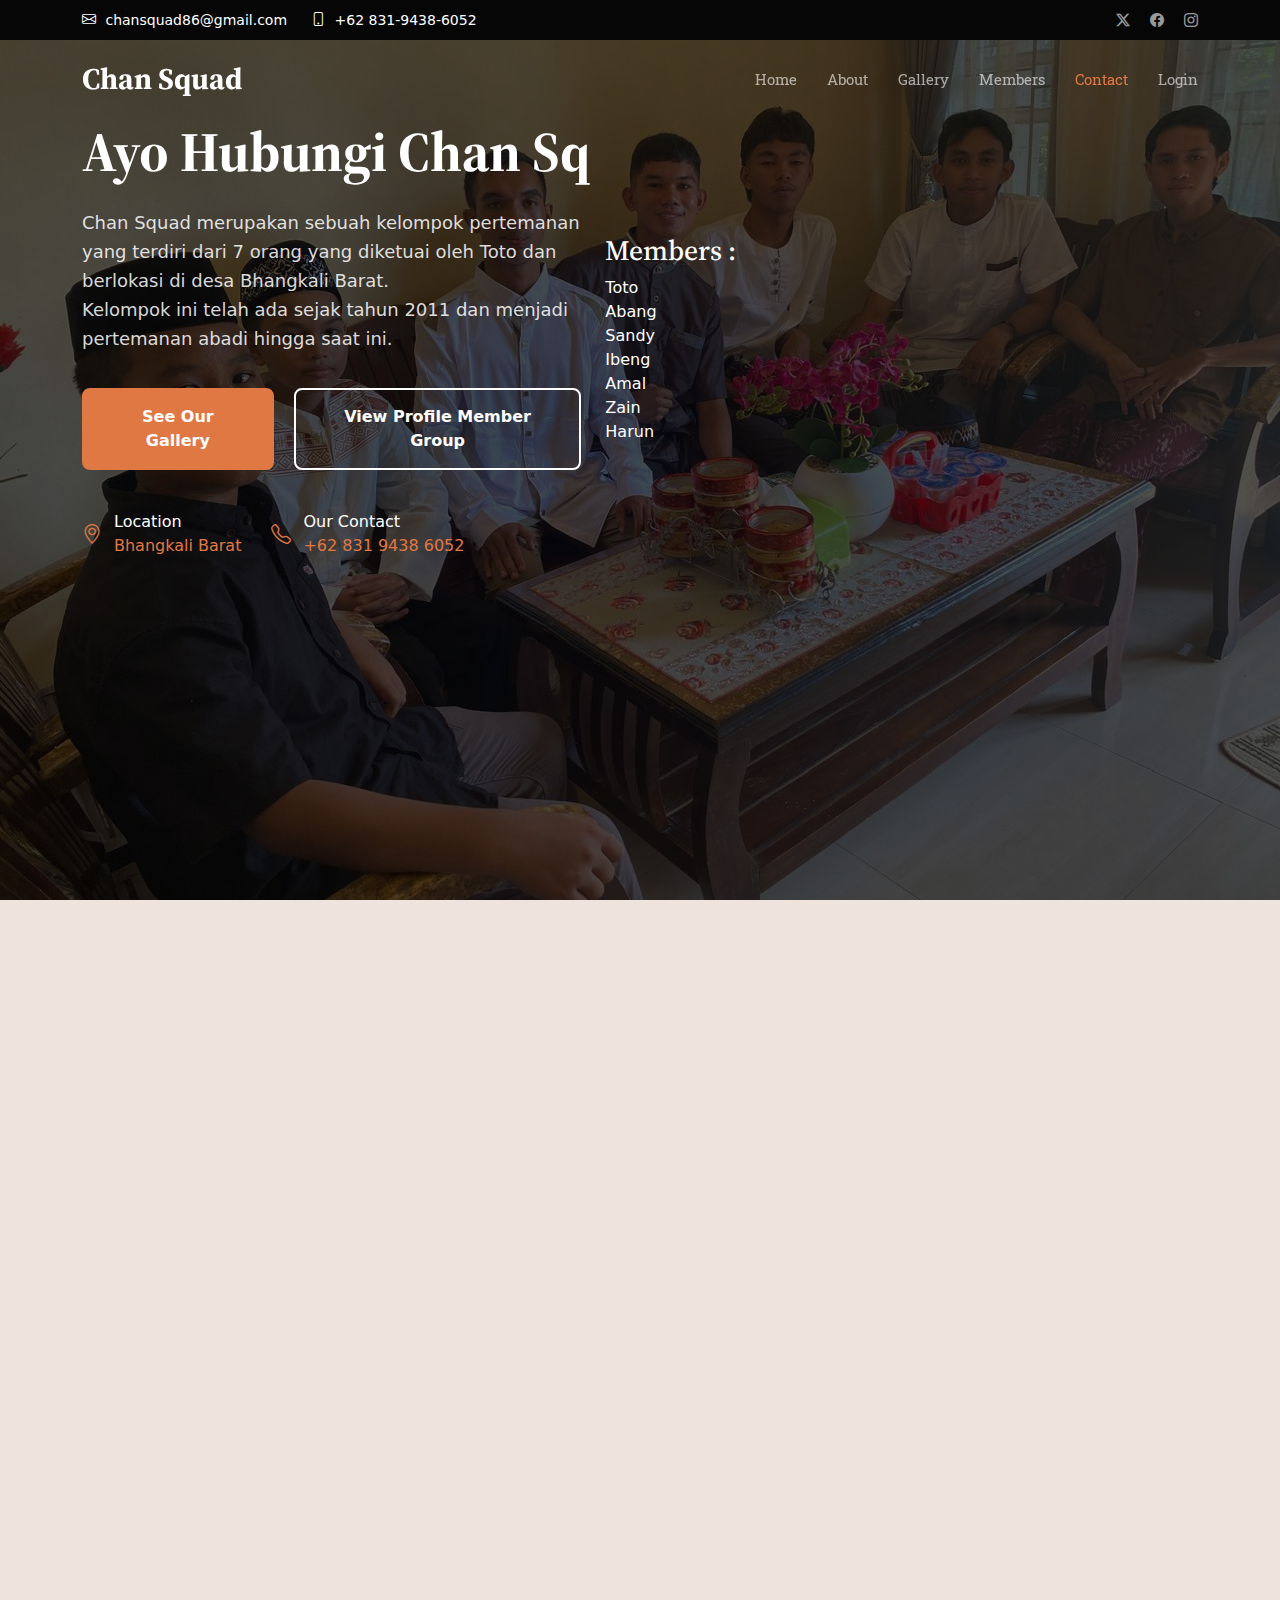
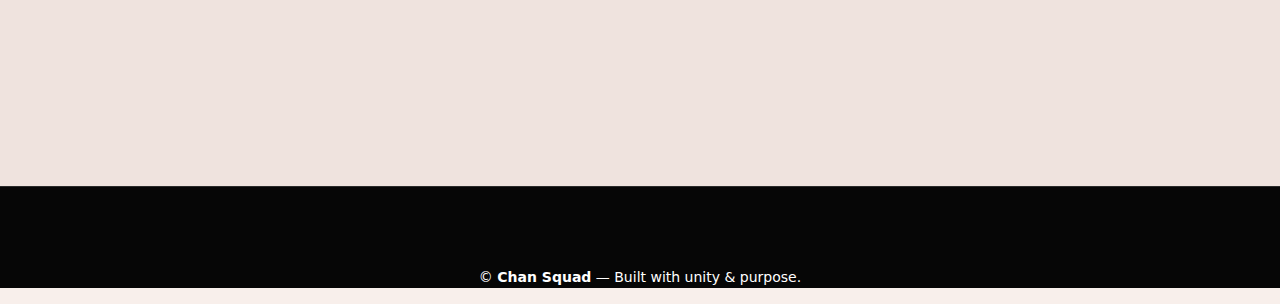
<file: lah.html>
<!DOCTYPE html>
<html lang="en">

<head>
  <meta charset="utf-8">
  <meta name="viewport" content="width=device-width, initial-scale=1.0">

  <title>Index - Chan Squad Website</title>
  <meta name="description" content="">
  <meta name="keywords" content="Chan Squad">

  <!-- Favicons -->
  <link href="assets/img/favicon.png" rel="icon">
  <link href="assets/img/apple-touch-icon.png" rel="apple-touch-icon">

  <!-- Fonts -->
  <link rel="preconnect" href="https://fonts.googleapis.com">
  <link rel="preconnect" href="https://fonts.gstatic.com" crossorigin>
  <link
    href="https://fonts.googleapis.com/css2?family=Roboto:ital,wght@0,100;0,300;0,400;0,500;0,700;0,900;1,100;1,300;1,400;1,500;1,700;1,900&family=Roboto+Slab:wght@100;200;300;400;500;600;700;800;900&family=Source+Serif+Pro:ital,wght@0,200;0,300;0,400;0,600;0,700;0,900;1,200;1,300;1,400;1,600;1,700;1,900&display=swap"
    rel="stylesheet">

  <!-- Vendor CSS Files -->
  <link href="assets/vendor/bootstrap/css/bootstrap.min.css" rel="stylesheet">
  <link href="assets/vendor/bootstrap-icons/bootstrap-icons.css" rel="stylesheet">
  <link href="assets/vendor/aos/aos.css" rel="stylesheet">
  <link href="assets/vendor/swiper/swiper-bundle.min.css" rel="stylesheet">
  <link href="assets/vendor/glightbox/css/glightbox.min.css" rel="stylesheet">

  <!-- Main CSS File -->
  <link href="assets/css/main.css" rel="stylesheet">
</head>

<body class="index-page">

  <!-- ================= HEADER ================= -->
  <header id="header" class="header fixed-top">

    <div class="topbar d-flex align-items-center dark-background">
      <div class="container d-flex justify-content-center justify-content-md-between">

        <div class="contact-info d-flex align-items-center">
          <i class="bi bi-envelope">
            <a href="https://mail.google.com/mail/?view=cm&to=chansquad86@gmail.com" target="_blank">
              chansquad86@gmail.com
            </a>
          </i>
          <i class="bi bi-phone ms-4">
            <span>+62 831-9438-6052</span>
          </i>
        </div>

        <div class="social-links d-none d-md-flex align-items-center">
          <a href="#"><i class="bi bi-twitter-x"></i></a>
          <a href="#"><i class="bi bi-facebook"></i></a>
          <a href="https://www.instagram.com/chan_squad08?igsh=MWx4c2pxcDB1dTA4dw==" target="_blank">
            <i class="bi bi-instagram"></i>
          </a>
        </div>

      </div>
    </div>

    <div class="branding">
      <div class="container position-relative d-flex align-items-center justify-content-between">

        <a href="index.html" class="logo d-flex align-items-center">
          <h1 class="sitename">Chan Squad</h1>
        </a>

        <nav id="navmenu" class="navmenu">
          <ul>
            <li><a href="index.html">Home</a></li>
            <li><a href="index.html#about">About</a></li>
            <li><a href="gallery.html#menu">Gallery</a></li>
            <li><a href="index.html#chefs">Members</a></li>
            <li><a href="#contact" class="active">Contact</a></li>
            <li><a href="login.html">Login</a></li>
          </ul>
          <i class="mobile-nav-toggle d-xl-none bi bi-list"></i>
        </nav>

      </div>
    </div>

  </header>

  <!-- ================= MAIN ================= -->
  <main id="content" class="main">

    <!-- ================= CONTACT ================= -->
    <section id="contact" class="contact section light-background">

      <!-- ================= HERO ================= -->
      <section id="hero" class="hero section dark-background">

        <div class="hero-background">
          <img src="assets/img/restaurant/lebaran.jpeg" alt="">
          <div class="overlay"></div>
        </div>

        <div class="container hero-content">
          <div class="row">

            <div class="col-lg-8">
              <div class="hero-text" data-aos="fade-up">
                <h1 class="hero-title">
                  Ayo Hubungi <span id="typing-text"></span>
                </h1>

                <p class="hero-description">
                  Chan Squad merupakan sebuah kelompok pertemanan yang terdiri dari 7 orang yang diketuai oleh Toto dan
                  berlokasi di desa Bhangkali Barat.<br>
                  Kelompok ini telah ada sejak tahun 2011 dan menjadi pertemanan abadi hingga saat ini.
                </p>

                <div class="hero-actions" data-aos="fade-up" data-aos-delay="200">
                  <a href="gallery.html#menu" class="btn btn-primary">See Our Gallery</a>
                  <a href="index.html#chefs" class="btn btn-outline">View Profile Member Group</a>
                </div>

                <div class="hero-features" data-aos="fade-up" data-aos-delay="300">

                  <div class="feature-item">
                    <i class="bi bi-geo-alt"></i>
                    <div class="feature-text">
                      <span class="label">Location</span><br>
                      <a href="https://maps.app.goo.gl/4VYq2F6YCGUaUJBR8" target="_blank">
                        Bhangkali Barat
                      </a>
                    </div>
                  </div>

                  <div class="feature-item">
                    <i class="bi bi-telephone"></i>
                    <div class="feature-text">
                      <span class="label">Our Contact</span><br>
                      <a href="https://chat.whatsapp.com/Ca3ienIk3BI3qkMTzVTvPy" target="_blank">
                        +62 831 9438 6052
                      </a>
                    </div>
                  </div>

                </div>
              </div>
            </div>

            <div class="col-lg-4 d-flex align-items-center">
              <div>
                <h3>Members :</h3>
                <span class="tagline">
                  Toto<br>
                  Abang<br>
                  Sandy<br>
                  Ibeng<br>
                  Amal<br>
                  Zain<br>
                  Harun
                </span>
              </div>
            </div>

          </div>
        </div>

      </section>

      <!-- ================= SECTION TITLE ================= -->
      <div class="container section-title" data-aos="fade-up">
        <span class="description-title">Contact</span>
        <h2>Contact</h2>
        <p>Let’s connect, collaborate, and grow together with Chan Squad.</p>
      </div>

      <!-- ================= CONTACT INFO ================= -->
      <div class="container" data-aos="fade-up" data-aos-delay="100">
        <div class="row gy-4 mb-5">

          <div class="col-lg-4">
            <div class="contact-info-box">
              <div class="icon-box">
                <i class="bi bi-envelope"></i>
              </div>
              <div class="info-content">
                <h4>Email</h4>
                <a href="https://mail.google.com/mail/?view=cm&to=chansquad@gmail.com" target="_blank">
                  chansquad@gmail.com
                </a>
              </div>
            </div>
          </div>

          <div class="col-lg-4">
            <div class="contact-info-box">
              <div class="icon-box">
                <i class="bi bi-whatsapp"></i>
              </div>
              <div class="info-content">
                <h4>WhatsApp Group</h4>
                <a href="https://chat.whatsapp.com/Ca3ienIk3BI3qkMTzVTvPy" target="_blank">
                  Join Chan Squad Community
                </a>
              </div>
            </div>
          </div>

          <div class="col-lg-4">
            <div class="contact-info-box">
              <div class="icon-box">
                <i class="bi bi-instagram"></i>
              </div>
              <div class="info-content">
                <h4>Instagram</h4>
                <a href="https://www.instagram.com/chan_squad08" target="_blank">
                  @chan_squad08
                </a>
              </div>
            </div>
          </div>

        </div>
      </div>

      <!-- ================= MAP ================= -->
      <div class="map-section" data-aos="fade-up">
        <iframe
          src="https://www.google.com/maps?q=Bhangkali+Barat+Muna+Sulawesi+Tenggara&output=embed"
          width="100%" height="450" style="border:0;" loading="lazy"></iframe>
      </div>

    </section>

  </main>

  <!-- ================= FOOTER ================= -->
  <footer id="footer" class="footer dark-background">
    <div class="container text-center">
      <p>© <strong>Chan Squad</strong> — Built with unity & purpose.</p>
    </div>
  </footer>

  <!-- Scroll Top -->
  <a href="#" id="scroll-top" class="scroll-top">
    <i class="bi bi-arrow-up-short"></i>
  </a>

  <!-- Preloader -->
  <div id="preloader"></div>

  <!-- Vendor JS Files -->
  <script src="assets/vendor/bootstrap/js/bootstrap.bundle.min.js"></script>
  <script src="assets/vendor/aos/aos.js"></script>
  <script src="assets/vendor/swiper/swiper-bundle.min.js"></script>
  <script src="assets/vendor/glightbox/js/glightbox.min.js"></script>

  <!-- Main JS File -->
  <script src="assets/js/main.js"></script>

</body>
</html>
</file>
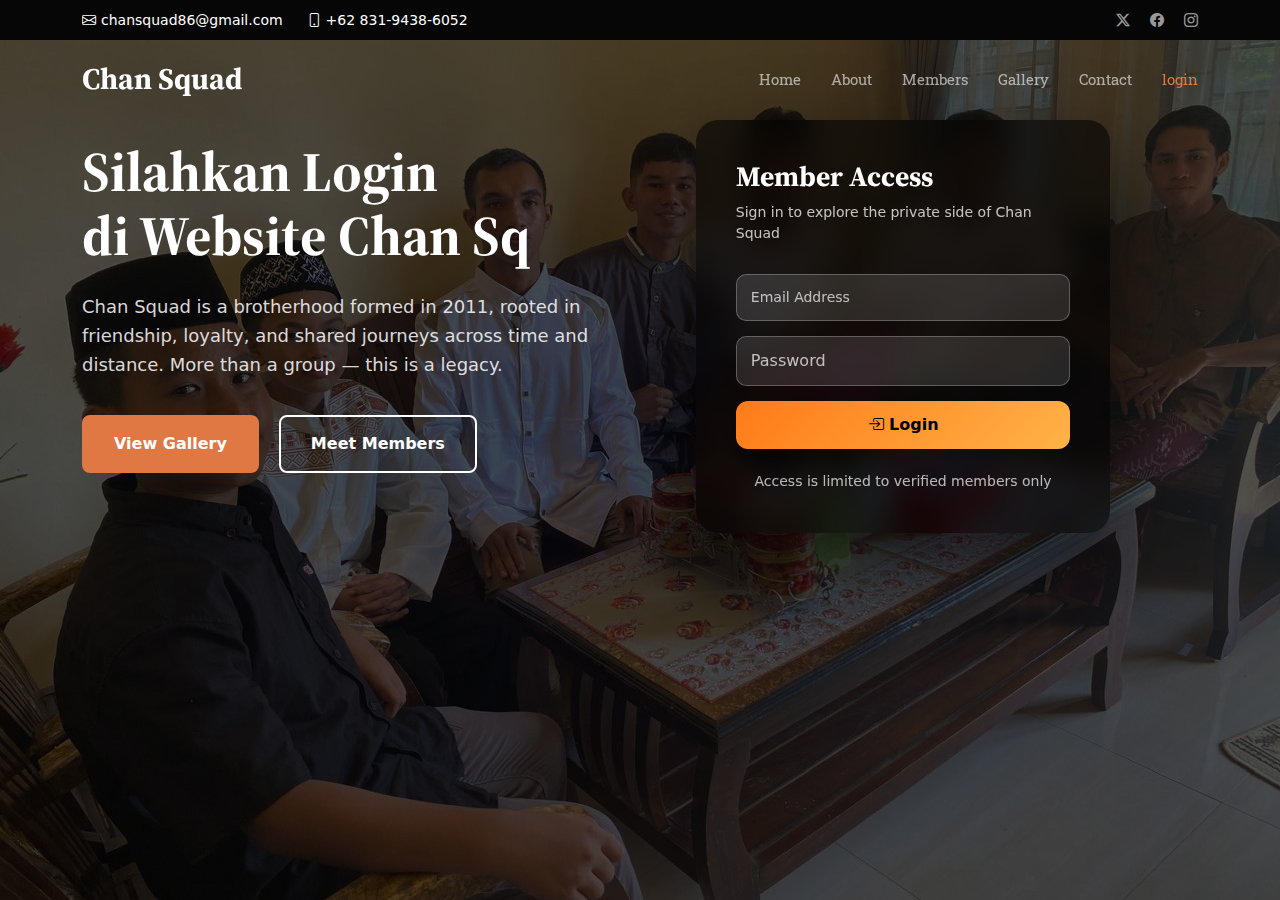
<file: login.html>
<!DOCTYPE html>
<html lang="en">

<head>
  <meta charset="utf-8">
  <meta content="width=device-width, initial-scale=1.0" name="viewport">
  <title>Index - Chan Squad Website</title>
  <meta name="description" content="">
  <meta name="keywords" content="Chan Squad">

  <!-- Favicons -->
  <link href="assets/img/favicon.png" rel="icon">
  <link href="assets/img/apple-touch-icon.png" rel="apple-touch-icon">

  <!-- Fonts -->
  <link href="https://fonts.googleapis.com" rel="preconnect">
  <link href="https://fonts.gstatic.com" rel="preconnect" crossorigin>
  <link href="https://fonts.googleapis.com/css2?family=Roboto:ital,wght@0,100;0,300;0,400;0,500;0,700;0,900;1,100;1,300;1,400;1,500;1,700;1,900&family=Roboto+Slab:wght@100;200;300;400;500;600;700;800;900&family=Source+Serif+Pro:ital,wght@0,200;0,300;0,400;0,600;0,700;0,900;1,200;1,300;1,400;1,600;1,700;1,900&display=swap" rel="stylesheet">

  <!-- Vendor CSS Files -->
  <link href="assets/vendor/bootstrap/css/bootstrap.min.css" rel="stylesheet">
  <link href="assets/vendor/bootstrap-icons/bootstrap-icons.css" rel="stylesheet">
  <link href="assets/vendor/aos/aos.css" rel="stylesheet">
  <link href="assets/vendor/swiper/swiper-bundle.min.css" rel="stylesheet">
  <link href="assets/vendor/glightbox/css/glightbox.min.css" rel="stylesheet">

  <!-- Main CSS File -->
  <link href="assets/css/main.css" rel="stylesheet">

  <!-- =======================================================
  * Template Name: Platia
  * Template URL: https://bootstrapmade.com/platia-bootstrap-restaurant-template/
  * Updated: Aug 11 2025 with Bootstrap v5.3.7
  * Author: BootstrapMade.com
  * License: https://bootstrapmade.com/license/
  ======================================================== -->
  
</head>

<body class="index-page">

  <header id="header" class="header fixed-top">

    <div class="topbar d-flex align-items-center dark-background">
      <div class="container d-flex justify-content-center justify-content-md-between">
        <div class="contact-info d-flex align-items-center">
          <i class="bi bi-envelope d-flex align-items-center"><a href="https://mail.google.com/mail/?view=cm&to=chansquad86@gmail.com"
   target="_blank">chansquad86@gmail.com</a></i>
          <i class="bi bi-phone d-flex align-items-center ms-4"><span>+62 831-9438-6052</span></i>
        </div>
        <div class="social-links d-none d-md-flex align-items-center">
          <a href="#" class="twitter"><i class="bi bi-twitter-x"></i></a>
          <a href="#" class="facebook"><i class="bi bi-facebook"></i></a>
          <a href="https://www.instagram.com/chan_squad08?igsh=MWx4c2pxcDB1dTA4dw==" target="_blank"><i class="bi bi-instagram"></i></a>
       
        </div>
      </div>
    </div><!-- End Top Bar -->

    <div class="branding d-flex align-items-cente">

      <div class="container position-relative d-flex align-items-center justify-content-between">
        <a href="index.html" class="logo d-flex align-items-center">
          <!-- Uncomment the line below if you also wish to use an image logo -->
          <!-- <img src="assets/img/logo.webp" alt=""> -->
          <h1 class="sitename">Chan Squad</h1>
        </a>

        <nav id="navmenu" class="navmenu">
          <ul>
            <li><a href="index.html">Home</a></li>
            <li><a href="index.html#about">About</a></li>
             <li><a href="index.html#chefs">Members</a></li>
            <li><a href="gallery.html#connected">Gallery</a></li>
            <li><a href="contact.html#connecting">Contact</a></li>
                  <li><a href="#hero" class="active">login</a></li>
            <!-- <li><a href="#events">Events</a></li> -->
             <!-- <li class="dropdown"><a href="#"><span>Dropdown</span> <i class="bi bi-chevron-down toggle-dropdown"></i></a>
              <ul>
                <li><a href="#">Dropdown 1</a></li>
                <li class="dropdown"><a href="#"><span>Deep Dropdown</span> <i class="bi bi-chevron-down toggle-dropdown"></i></a>
                  <ul>
                    <li><a href="#">Deep Dropdown 1</a></li>
                    <li><a href="#">Deep Dropdown 2</a></li>
                    <li><a href="#">Deep Dropdown 3</a></li>
                    <li><a href="#">Deep Dropdown 4</a></li>
                    <li><a href="#">Deep Dropdown 5</a></li>
                  </ul>
                 </li>
                <li><a href="#">Dropdown 2</a></li>
                <li><a href="#">Dropdown 3</a></li>
                <li><a href="#">Dropdown 4</a></li>
              </ul>  
            </li> -->
            <!-- <li><a href="#login">Login</a></li> -->
          </ul>
          <i class="mobile-nav-toggle d-xl-none bi bi-list"></i>
        </nav>

      </div>

    </div>

  </header>

<main id="content" class="main">
 <!-- Book A Table Section -->
<section id="hero" class="hero section dark-background">

  <!-- Background -->
  <div class="hero-background">
    <img src="assets/img/restaurant/lebaran.jpeg" alt="Chan Squad">
    <div class="overlay"></div>
  </div>

  <div class="container hero-content">
    <div class="row align-items-center">

      <!-- LEFT : LANDING TEXT -->
      <div class="col-lg-7">
        <div class="hero-text" data-aos="fade-up">

          <h1 class="hero-title">
            Silahkan Login <br> di Website  <span id="typing-text"></span>
          </h1>

          <p class="hero-description">
            Chan Squad is a brotherhood formed in 2011, rooted in friendship,
            loyalty, and shared journeys across time and distance.
            More than a group — this is a legacy.
          </p>

          <div class="hero-actions">
            <a href="gallery.html#menu" class="btn btn-primary">View Gallery</a>
            <a href="index.html#chefs" class="btn btn-outline">Meet Members</a>
          </div>

        </div>
      </div>

      <!-- RIGHT : LOGIN CARD -->
      <div class="col-lg-5">
        <div class="login-card" data-aos="fade-left">

          <h3 class="login-title">Member Access</h3>
          <p class="login-subtitle">
            Sign in to explore the private side of Chan Squad
          </p>

          <form>

            <div class="form-group">
              <input type="email" class="form-control"
                     placeholder="Email Address" required>
            </div>

            <div class="form-group">
              <input type="password" class="form-control"
                     placeholder="Password" required>
            </div>

            <button type="submit" class="btn-login">
              <i class="bi bi-box-arrow-in-right"></i>
              Login
            </button>

          </form>

          <div class="login-footer">
            <small>Access is limited to verified members only</small>
          </div>

        </div>
      </div>

    </div>
  </div>

</section>
  </main>
  <!-- Scroll Top -->
  <a href="#" id="scroll-top" class="scroll-top d-flex align-items-center justify-content-center"><i class="bi bi-arrow-up-short"></i></a>

  <!-- Preloader -->
  <div id="preloader"></div>

  <!-- Vendor JS Files -->
  <script src="assets/vendor/bootstrap/js/bootstrap.bundle.min.js"></script>
  <script src="assets/vendor/php-email-form/validate.js"></script>
  <script src="assets/vendor/aos/aos.js"></script>
  <script src="assets/vendor/imagesloaded/imagesloaded.pkgd.min.js"></script>
  <script src="assets/vendor/isotope-layout/isotope.pkgd.min.js"></script>
  <script src="assets/vendor/swiper/swiper-bundle.min.js"></script>
  <script src="assets/vendor/glightbox/js/glightbox.min.js"></script>

  <!-- Main JS File -->
 
  <script src="assets/js/main.js"></script>

</body>

</html>
</file>
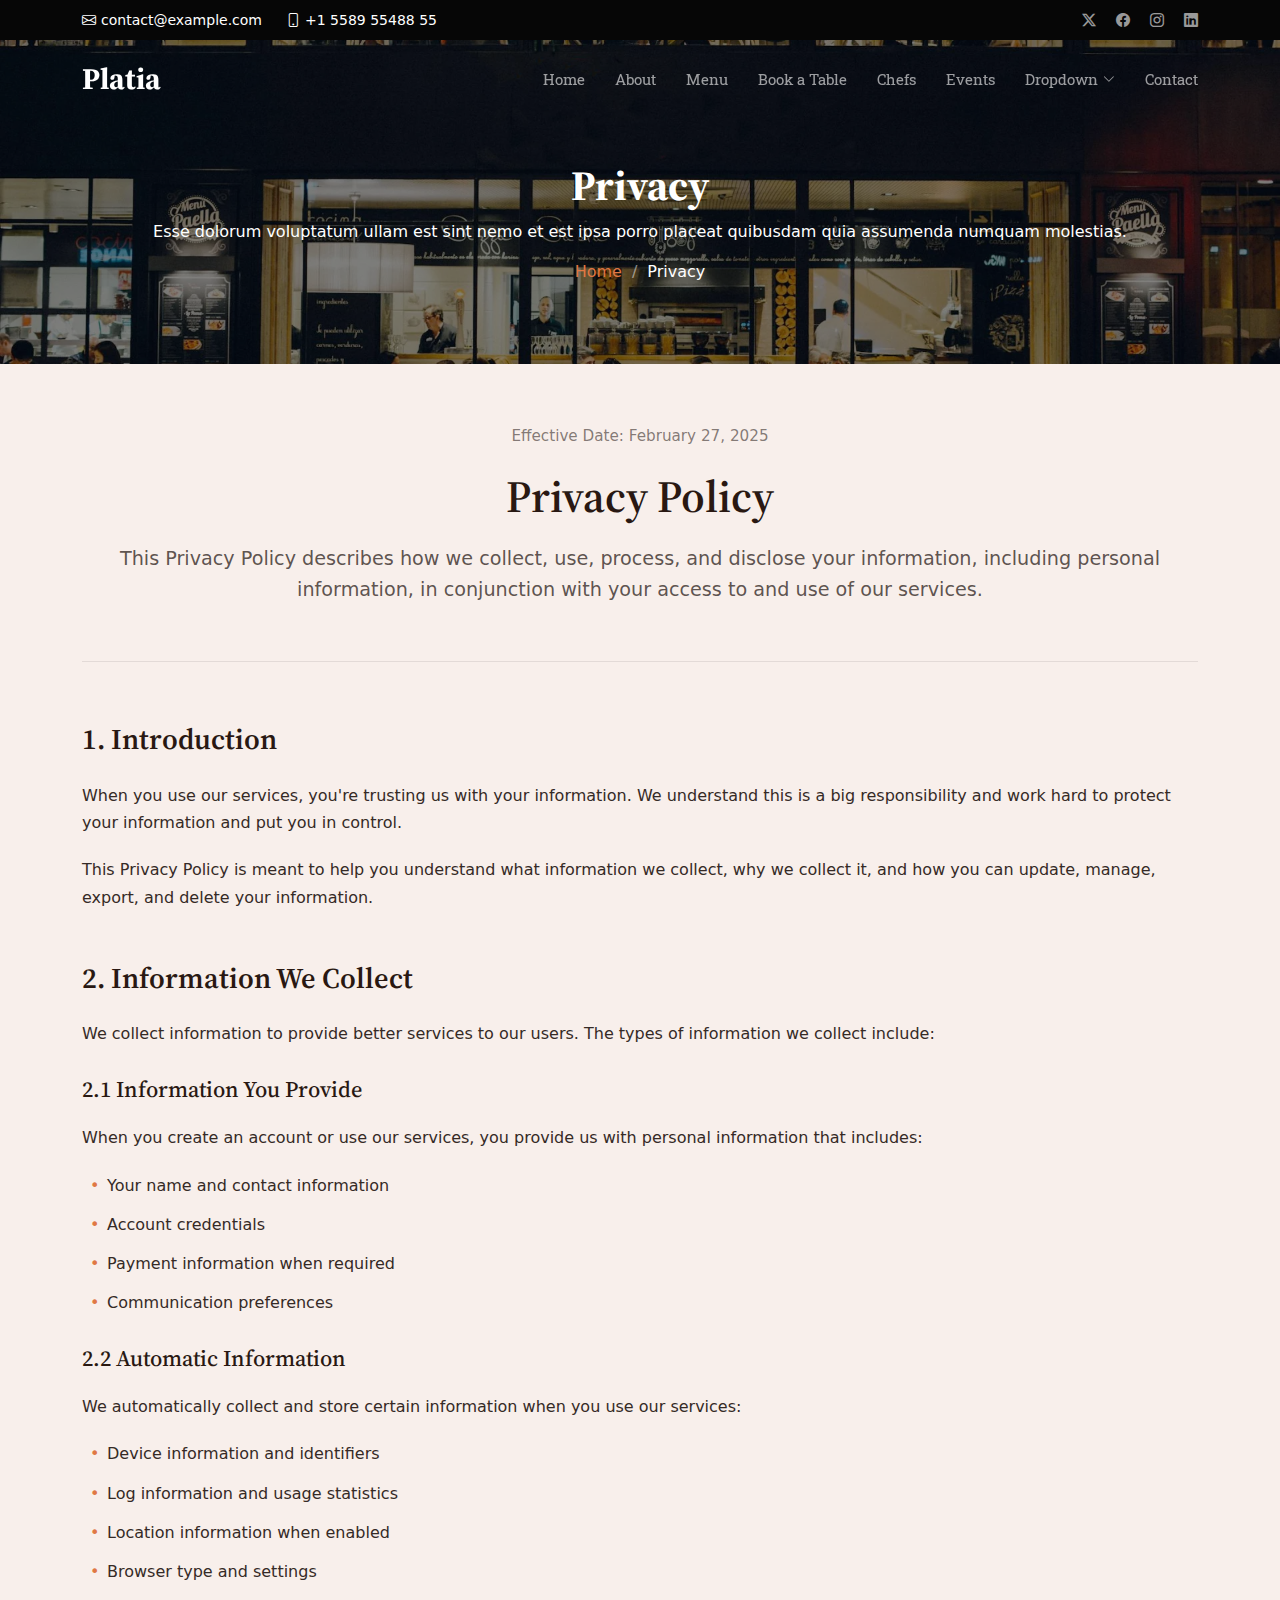
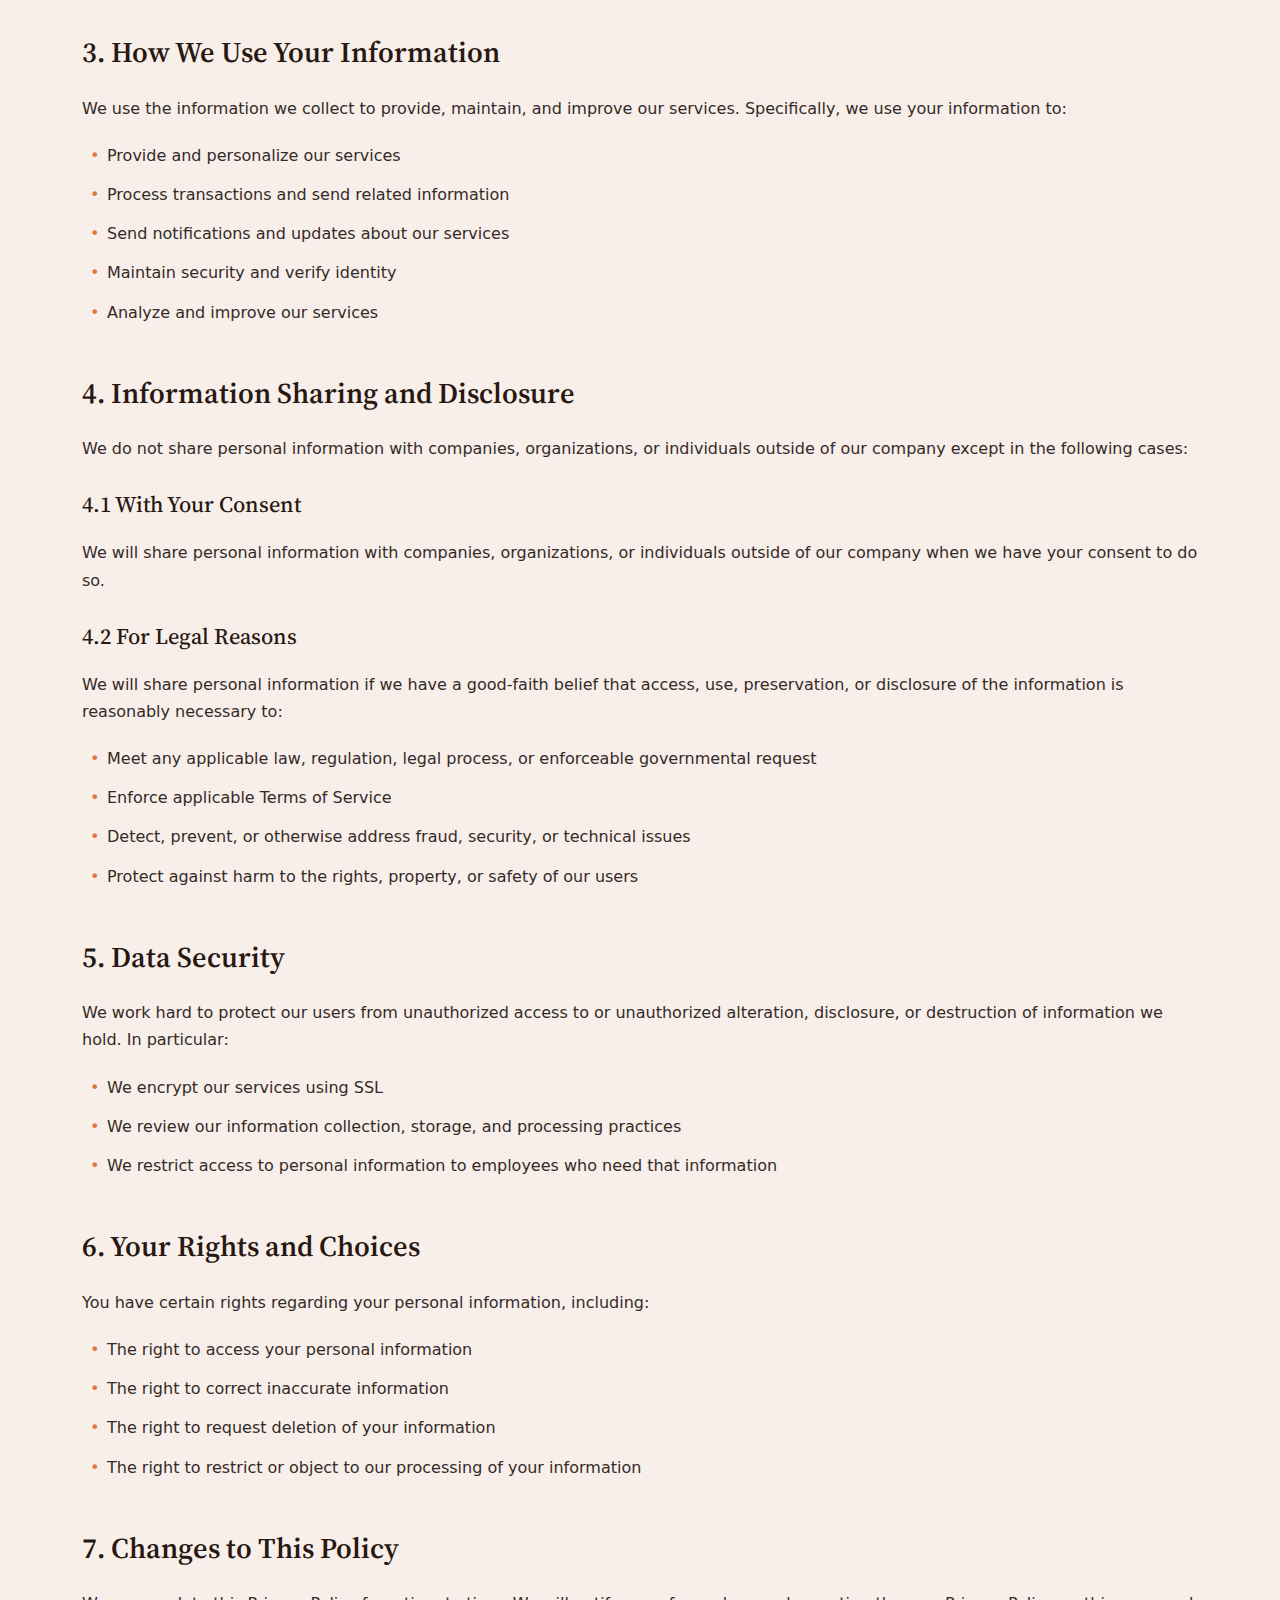
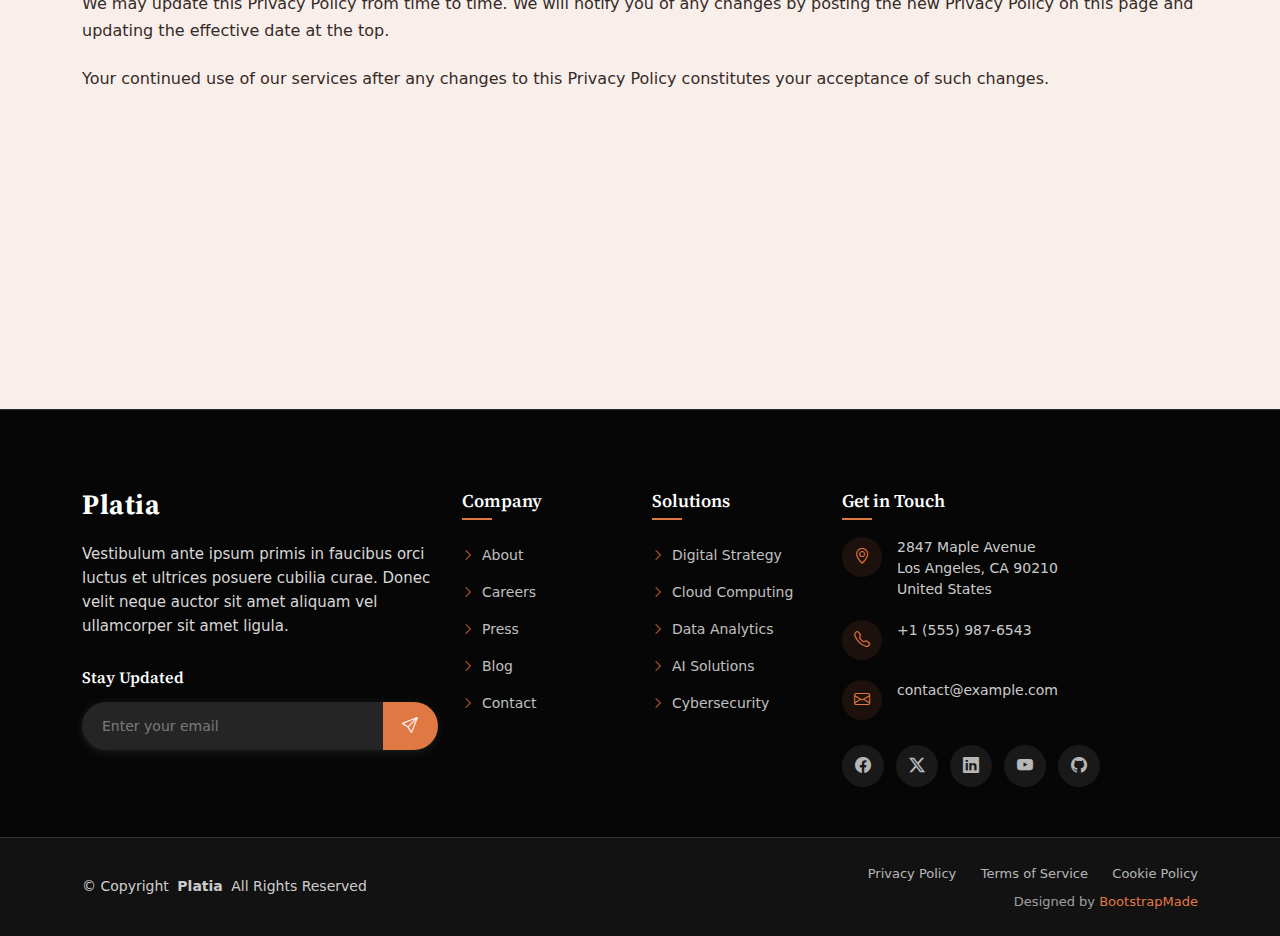
<file: privacy.html>
<!DOCTYPE html>
<html lang="en">

<head>
  <meta charset="utf-8">
  <meta content="width=device-width, initial-scale=1.0" name="viewport">
  <title>Privacy - Platia Bootstrap Template</title>
  <meta name="description" content="">
  <meta name="keywords" content="">

  <!-- Favicons -->
  <link href="assets/img/favicon.png" rel="icon">
  <link href="assets/img/apple-touch-icon.png" rel="apple-touch-icon">

  <!-- Fonts -->
  <link href="https://fonts.googleapis.com" rel="preconnect">
  <link href="https://fonts.gstatic.com" rel="preconnect" crossorigin>
  <link href="https://fonts.googleapis.com/css2?family=Roboto:ital,wght@0,100;0,300;0,400;0,500;0,700;0,900;1,100;1,300;1,400;1,500;1,700;1,900&family=Roboto+Slab:wght@100;200;300;400;500;600;700;800;900&family=Source+Serif+Pro:ital,wght@0,200;0,300;0,400;0,600;0,700;0,900;1,200;1,300;1,400;1,600;1,700;1,900&display=swap" rel="stylesheet">

  <!-- Vendor CSS Files -->
  <link href="assets/vendor/bootstrap/css/bootstrap.min.css" rel="stylesheet">
  <link href="assets/vendor/bootstrap-icons/bootstrap-icons.css" rel="stylesheet">
  <link href="assets/vendor/aos/aos.css" rel="stylesheet">
  <link href="assets/vendor/swiper/swiper-bundle.min.css" rel="stylesheet">
  <link href="assets/vendor/glightbox/css/glightbox.min.css" rel="stylesheet">

  <!-- Main CSS File -->
  <link href="assets/css/main.css" rel="stylesheet">

  <!-- =======================================================
  * Template Name: Platia
  * Template URL: https://bootstrapmade.com/platia-bootstrap-restaurant-template/
  * Updated: Aug 11 2025 with Bootstrap v5.3.7
  * Author: BootstrapMade.com
  * License: https://bootstrapmade.com/license/
  ======================================================== -->
</head>

<body class="privacy-page">

  <header id="header" class="header fixed-top">

    <div class="topbar d-flex align-items-center dark-background">
      <div class="container d-flex justify-content-center justify-content-md-between">
        <div class="contact-info d-flex align-items-center">
          <i class="bi bi-envelope d-flex align-items-center"><a href="mailto:contact@example.com">contact@example.com</a></i>
          <i class="bi bi-phone d-flex align-items-center ms-4"><span>+1 5589 55488 55</span></i>
        </div>
        <div class="social-links d-none d-md-flex align-items-center">
          <a href="#" class="twitter"><i class="bi bi-twitter-x"></i></a>
          <a href="#" class="facebook"><i class="bi bi-facebook"></i></a>
          <a href="#" class="instagram"><i class="bi bi-instagram"></i></a>
          <a href="#" class="linkedin"><i class="bi bi-linkedin"></i></a>
        </div>
      </div>
    </div><!-- End Top Bar -->

    <div class="branding d-flex align-items-cente">

      <div class="container position-relative d-flex align-items-center justify-content-between">
        <a href="index.html" class="logo d-flex align-items-center">
          <!-- Uncomment the line below if you also wish to use an image logo -->
          <!-- <img src="assets/img/logo.webp" alt=""> -->
          <h1 class="sitename">Platia</h1>
        </a>

        <nav id="navmenu" class="navmenu">
          <ul>
            <li><a href="#hero">Home</a></li>
            <li><a href="#about">About</a></li>
            <li><a href="#menu">Menu</a></li>
            <li><a href="#book-a-table">Book a Table</a></li>
            <li><a href="#chefs">Chefs</a></li>
            <li><a href="#events">Events</a></li>
            <li class="dropdown"><a href="#"><span>Dropdown</span> <i class="bi bi-chevron-down toggle-dropdown"></i></a>
              <ul>
                <li><a href="#">Dropdown 1</a></li>
                <li class="dropdown"><a href="#"><span>Deep Dropdown</span> <i class="bi bi-chevron-down toggle-dropdown"></i></a>
                  <ul>
                    <li><a href="#">Deep Dropdown 1</a></li>
                    <li><a href="#">Deep Dropdown 2</a></li>
                    <li><a href="#">Deep Dropdown 3</a></li>
                    <li><a href="#">Deep Dropdown 4</a></li>
                    <li><a href="#">Deep Dropdown 5</a></li>
                  </ul>
                </li>
                <li><a href="#">Dropdown 2</a></li>
                <li><a href="#">Dropdown 3</a></li>
                <li><a href="#">Dropdown 4</a></li>
              </ul>
            </li>
            <li><a href="#contact">Contact</a></li>
          </ul>
          <i class="mobile-nav-toggle d-xl-none bi bi-list"></i>
        </nav>

      </div>

    </div>

  </header>

  <main class="main">

    <!-- Page Title -->
    <div class="page-title dark-background" data-aos="fade" style="background-image: url(assets/img/restaurant/showcase-3.webp);">
      <div class="container position-relative">
        <h1>Privacy</h1>
        <p>Esse dolorum voluptatum ullam est sint nemo et est ipsa porro placeat quibusdam quia assumenda numquam molestias.</p>
        <nav class="breadcrumbs">
          <ol>
            <li><a href="index.html">Home</a></li>
            <li class="current">Privacy</li>
          </ol>
        </nav>
      </div>
    </div><!-- End Page Title -->

    <!-- Privacy Section -->
    <section id="privacy" class="privacy section">

      <div class="container" data-aos="fade-up">
        <!-- Header -->
        <div class="privacy-header" data-aos="fade-up">
          <div class="header-content">
            <div class="last-updated">Effective Date: February 27, 2025</div>
            <h1>Privacy Policy</h1>
            <p class="intro-text">This Privacy Policy describes how we collect, use, process, and disclose your information, including personal information, in conjunction with your access to and use of our services.</p>
          </div>
        </div>

        <!-- Main Content -->
        <div class="privacy-content" data-aos="fade-up">
          <!-- Introduction -->
          <div class="content-section">
            <h2>1. Introduction</h2>
            <p>When you use our services, you're trusting us with your information. We understand this is a big responsibility and work hard to protect your information and put you in control.</p>
            <p>This Privacy Policy is meant to help you understand what information we collect, why we collect it, and how you can update, manage, export, and delete your information.</p>
          </div>

          <!-- Information Collection -->
          <div class="content-section">
            <h2>2. Information We Collect</h2>
            <p>We collect information to provide better services to our users. The types of information we collect include:</p>

            <h3>2.1 Information You Provide</h3>
            <p>When you create an account or use our services, you provide us with personal information that includes:</p>
            <ul>
              <li>Your name and contact information</li>
              <li>Account credentials</li>
              <li>Payment information when required</li>
              <li>Communication preferences</li>
            </ul>

            <h3>2.2 Automatic Information</h3>
            <p>We automatically collect and store certain information when you use our services:</p>
            <ul>
              <li>Device information and identifiers</li>
              <li>Log information and usage statistics</li>
              <li>Location information when enabled</li>
              <li>Browser type and settings</li>
            </ul>
          </div>

          <!-- Use of Information -->
          <div class="content-section">
            <h2>3. How We Use Your Information</h2>
            <p>We use the information we collect to provide, maintain, and improve our services. Specifically, we use your information to:</p>
            <ul>
              <li>Provide and personalize our services</li>
              <li>Process transactions and send related information</li>
              <li>Send notifications and updates about our services</li>
              <li>Maintain security and verify identity</li>
              <li>Analyze and improve our services</li>
            </ul>
          </div>

          <!-- Information Sharing -->
          <div class="content-section">
            <h2>4. Information Sharing and Disclosure</h2>
            <p>We do not share personal information with companies, organizations, or individuals outside of our company except in the following cases:</p>

            <h3>4.1 With Your Consent</h3>
            <p>We will share personal information with companies, organizations, or individuals outside of our company when we have your consent to do so.</p>

            <h3>4.2 For Legal Reasons</h3>
            <p>We will share personal information if we have a good-faith belief that access, use, preservation, or disclosure of the information is reasonably necessary to:</p>
            <ul>
              <li>Meet any applicable law, regulation, legal process, or enforceable governmental request</li>
              <li>Enforce applicable Terms of Service</li>
              <li>Detect, prevent, or otherwise address fraud, security, or technical issues</li>
              <li>Protect against harm to the rights, property, or safety of our users</li>
            </ul>
          </div>

          <!-- Data Security -->
          <div class="content-section">
            <h2>5. Data Security</h2>
            <p>We work hard to protect our users from unauthorized access to or unauthorized alteration, disclosure, or destruction of information we hold. In particular:</p>
            <ul>
              <li>We encrypt our services using SSL</li>
              <li>We review our information collection, storage, and processing practices</li>
              <li>We restrict access to personal information to employees who need that information</li>
            </ul>
          </div>

          <!-- Your Rights -->
          <div class="content-section">
            <h2>6. Your Rights and Choices</h2>
            <p>You have certain rights regarding your personal information, including:</p>
            <ul>
              <li>The right to access your personal information</li>
              <li>The right to correct inaccurate information</li>
              <li>The right to request deletion of your information</li>
              <li>The right to restrict or object to our processing of your information</li>
            </ul>
          </div>

          <!-- Policy Updates -->
          <div class="content-section">
            <h2>7. Changes to This Policy</h2>
            <p>We may update this Privacy Policy from time to time. We will notify you of any changes by posting the new Privacy Policy on this page and updating the effective date at the top.</p>
            <p>Your continued use of our services after any changes to this Privacy Policy constitutes your acceptance of such changes.</p>
          </div>
        </div>

        <!-- Contact Section -->
        <div class="privacy-contact" data-aos="fade-up">
          <h2>Contact Us</h2>
          <p>If you have any questions about this Privacy Policy or our practices, please contact us:</p>
          <div class="contact-details">
            <p><strong>Email:</strong> privacy@example.com</p>
            <p><strong>Address:</strong> 123 Privacy Street, Security City, 12345</p>
          </div>
        </div>

      </div>

    </section><!-- /Privacy Section -->

  </main>

  <footer id="footer" class="footer dark-background">

    <div class="container">
      <div class="row gy-5">

        <div class="col-lg-4">
          <div class="footer-content">
            <a href="index.html" class="logo d-flex align-items-center mb-4">
              <span class="sitename">Platia</span>
            </a>
            <p class="mb-4">Vestibulum ante ipsum primis in faucibus orci luctus et ultrices posuere cubilia curae. Donec velit neque auctor sit amet aliquam vel ullamcorper sit amet ligula.</p>

            <div class="newsletter-form">
              <h5>Stay Updated</h5>
              <form action="forms/newsletter.php" method="post" class="php-email-form">
                <div class="input-group">
                  <input type="email" name="email" class="form-control" placeholder="Enter your email" required="">
                  <button type="submit" class="btn-subscribe">
                    <i class="bi bi-send"></i>
                  </button>
                </div>
                <div class="loading">Loading</div>
                <div class="error-message"></div>
                <div class="sent-message">Thank you for subscribing!</div>
              </form>
            </div>
          </div>
        </div>

        <div class="col-lg-2 col-6">
          <div class="footer-links">
            <h4>Company</h4>
            <ul>
              <li><a href="#"><i class="bi bi-chevron-right"></i> About</a></li>
              <li><a href="#"><i class="bi bi-chevron-right"></i> Careers</a></li>
              <li><a href="#"><i class="bi bi-chevron-right"></i> Press</a></li>
              <li><a href="#"><i class="bi bi-chevron-right"></i> Blog</a></li>
              <li><a href="#"><i class="bi bi-chevron-right"></i> Contact</a></li>
            </ul>
          </div>
        </div>

        <div class="col-lg-2 col-6">
          <div class="footer-links">
            <h4>Solutions</h4>
            <ul>
              <li><a href="#"><i class="bi bi-chevron-right"></i> Digital Strategy</a></li>
              <li><a href="#"><i class="bi bi-chevron-right"></i> Cloud Computing</a></li>
              <li><a href="#"><i class="bi bi-chevron-right"></i> Data Analytics</a></li>
              <li><a href="#"><i class="bi bi-chevron-right"></i> AI Solutions</a></li>
              <li><a href="#"><i class="bi bi-chevron-right"></i> Cybersecurity</a></li>
            </ul>
          </div>
        </div>

        <div class="col-lg-4">
          <div class="footer-contact">
            <h4>Get in Touch</h4>
            <div class="contact-item">
              <div class="contact-icon">
                <i class="bi bi-geo-alt"></i>
              </div>
              <div class="contact-info">
                <p>2847 Maple Avenue<br>Los Angeles, CA 90210<br>United States</p>
              </div>
            </div>

            <div class="contact-item">
              <div class="contact-icon">
                <i class="bi bi-telephone"></i>
              </div>
              <div class="contact-info">
                <p>+1 (555) 987-6543</p>
              </div>
            </div>

            <div class="contact-item">
              <div class="contact-icon">
                <i class="bi bi-envelope"></i>
              </div>
              <div class="contact-info">
                <p>contact@example.com</p>
              </div>
            </div>

            <div class="social-links">
              <a href="#"><i class="bi bi-facebook"></i></a>
              <a href="#"><i class="bi bi-twitter-x"></i></a>
              <a href="#"><i class="bi bi-linkedin"></i></a>
              <a href="#"><i class="bi bi-youtube"></i></a>
              <a href="#"><i class="bi bi-github"></i></a>
            </div>
          </div>
        </div>

      </div>
    </div>

    <div class="footer-bottom">
      <div class="container">
        <div class="row align-items-center">
          <div class="col-lg-6">
            <div class="copyright">
              <p>© <span>Copyright</span> <strong class="px-1 sitename">Platia</strong> <span>All Rights Reserved</span></p>
            </div>
          </div>
          <div class="col-lg-6">
            <div class="footer-bottom-links">
              <a href="#">Privacy Policy</a>
              <a href="#">Terms of Service</a>
              <a href="#">Cookie Policy</a>
            </div>
            <div class="credits">
              <!-- All the links in the footer should remain intact. -->
              <!-- You can delete the links only if you've purchased the pro version. -->
              <!-- Licensing information: https://bootstrapmade.com/license/ -->
              <!-- Purchase the pro version with working PHP/AJAX contact form: [buy-url] -->
              Designed by <a href="https://bootstrapmade.com/">BootstrapMade</a>
            </div>
          </div>
        </div>
      </div>
    </div>

  </footer>

  <!-- Scroll Top -->
  <a href="#" id="scroll-top" class="scroll-top d-flex align-items-center justify-content-center"><i class="bi bi-arrow-up-short"></i></a>

  <!-- Preloader -->
  <div id="preloader"></div>

  <!-- Vendor JS Files -->
  <script src="assets/vendor/bootstrap/js/bootstrap.bundle.min.js"></script>
  <script src="assets/vendor/php-email-form/validate.js"></script>
  <script src="assets/vendor/aos/aos.js"></script>
  <script src="assets/vendor/imagesloaded/imagesloaded.pkgd.min.js"></script>
  <script src="assets/vendor/isotope-layout/isotope.pkgd.min.js"></script>
  <script src="assets/vendor/swiper/swiper-bundle.min.js"></script>
  <script src="assets/vendor/glightbox/js/glightbox.min.js"></script>

  <!-- Main JS File -->
  <script src="assets/js/main.js"></script>

</body>

</html>
</file>
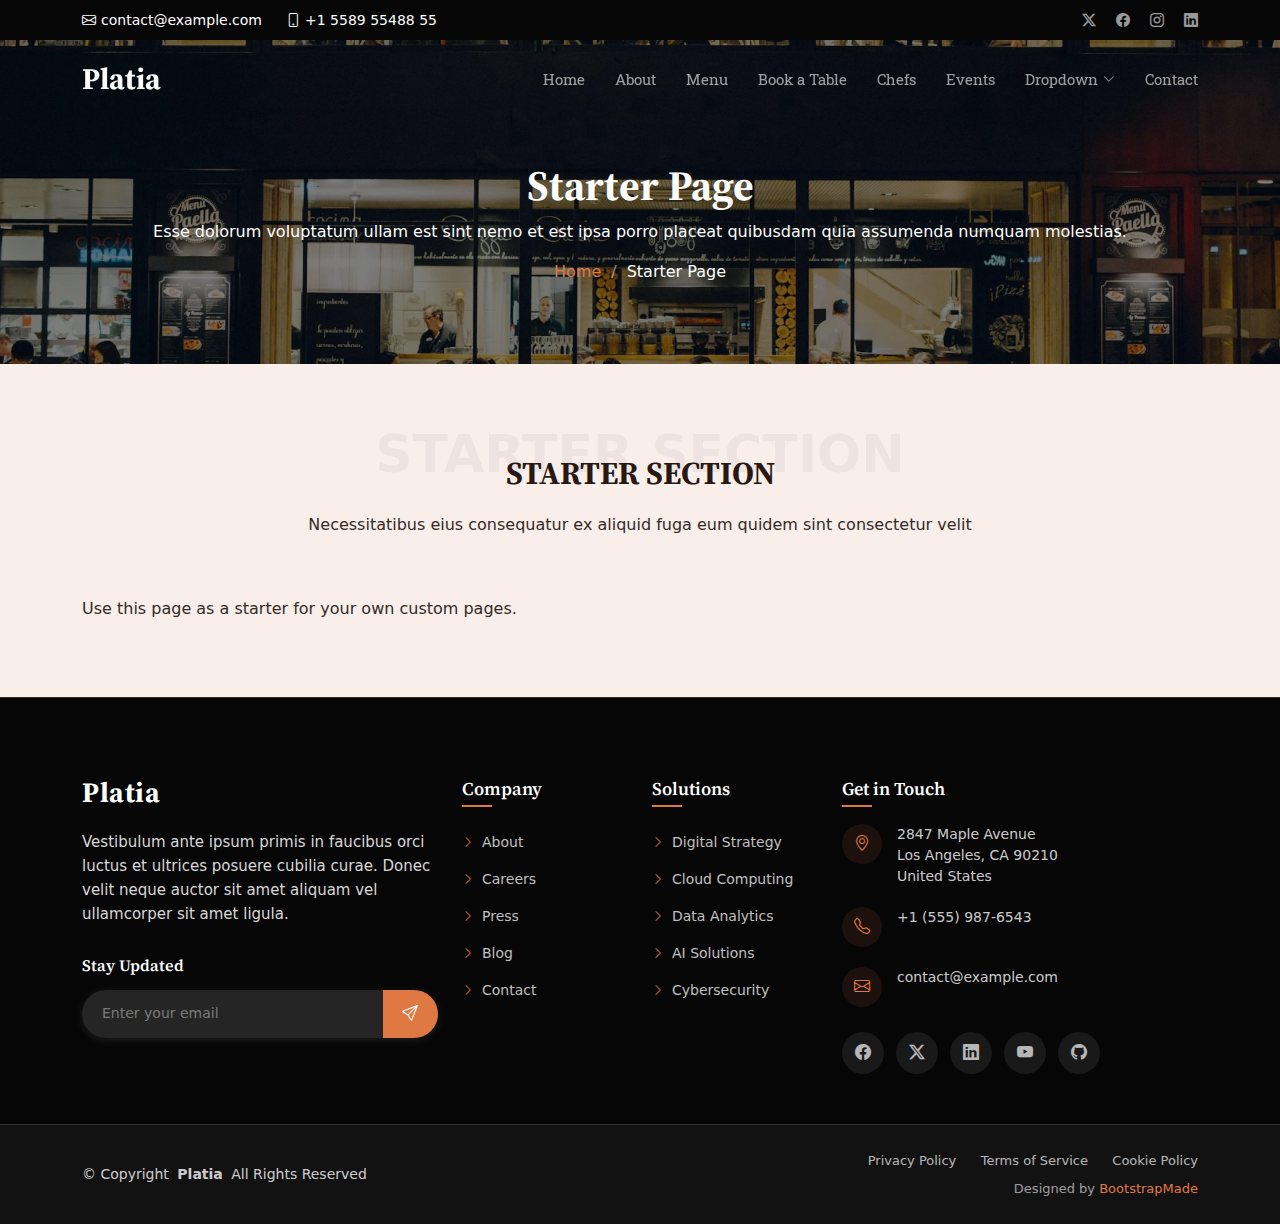
<file: starter-page.html>
<!DOCTYPE html>
<html lang="en">

<head>
  <meta charset="utf-8">
  <meta content="width=device-width, initial-scale=1.0" name="viewport">
  <title>Starter Page - Platia Bootstrap Template</title>
  <meta name="description" content="">
  <meta name="keywords" content="">

  <!-- Favicons -->
  <link href="assets/img/favicon.png" rel="icon">
  <link href="assets/img/apple-touch-icon.png" rel="apple-touch-icon">

  <!-- Fonts -->
  <link href="https://fonts.googleapis.com" rel="preconnect">
  <link href="https://fonts.gstatic.com" rel="preconnect" crossorigin>
  <link href="https://fonts.googleapis.com/css2?family=Roboto:ital,wght@0,100;0,300;0,400;0,500;0,700;0,900;1,100;1,300;1,400;1,500;1,700;1,900&family=Roboto+Slab:wght@100;200;300;400;500;600;700;800;900&family=Source+Serif+Pro:ital,wght@0,200;0,300;0,400;0,600;0,700;0,900;1,200;1,300;1,400;1,600;1,700;1,900&display=swap" rel="stylesheet">

  <!-- Vendor CSS Files -->
  <link href="assets/vendor/bootstrap/css/bootstrap.min.css" rel="stylesheet">
  <link href="assets/vendor/bootstrap-icons/bootstrap-icons.css" rel="stylesheet">
  <link href="assets/vendor/aos/aos.css" rel="stylesheet">
  <link href="assets/vendor/swiper/swiper-bundle.min.css" rel="stylesheet">
  <link href="assets/vendor/glightbox/css/glightbox.min.css" rel="stylesheet">

  <!-- Main CSS File -->
  <link href="assets/css/main.css" rel="stylesheet">

  <!-- =======================================================
  * Template Name: Platia
  * Template URL: https://bootstrapmade.com/platia-bootstrap-restaurant-template/
  * Updated: Aug 11 2025 with Bootstrap v5.3.7
  * Author: BootstrapMade.com
  * License: https://bootstrapmade.com/license/
  ======================================================== -->
</head>

<body class="starter-page-page">

  <header id="header" class="header fixed-top">

    <div class="topbar d-flex align-items-center dark-background">
      <div class="container d-flex justify-content-center justify-content-md-between">
        <div class="contact-info d-flex align-items-center">
          <i class="bi bi-envelope d-flex align-items-center"><a href="mailto:contact@example.com">contact@example.com</a></i>
          <i class="bi bi-phone d-flex align-items-center ms-4"><span>+1 5589 55488 55</span></i>
        </div>
        <div class="social-links d-none d-md-flex align-items-center">
          <a href="#" class="twitter"><i class="bi bi-twitter-x"></i></a>
          <a href="#" class="facebook"><i class="bi bi-facebook"></i></a>
          <a href="#" class="instagram"><i class="bi bi-instagram"></i></a>
          <a href="#" class="linkedin"><i class="bi bi-linkedin"></i></a>
        </div>
      </div>
    </div><!-- End Top Bar -->

    <div class="branding d-flex align-items-cente">

      <div class="container position-relative d-flex align-items-center justify-content-between">
        <a href="index.html" class="logo d-flex align-items-center">
          <!-- Uncomment the line below if you also wish to use an image logo -->
          <!-- <img src="assets/img/logo.webp" alt=""> -->
          <h1 class="sitename">Platia</h1>
        </a>

        <nav id="navmenu" class="navmenu">
          <ul>
            <li><a href="#hero">Home</a></li>
            <li><a href="#about">About</a></li>
            <li><a href="#menu">Menu</a></li>
            <li><a href="#book-a-table">Book a Table</a></li>
            <li><a href="#chefs">Chefs</a></li>
            <li><a href="#events">Events</a></li>
            <li class="dropdown"><a href="#"><span>Dropdown</span> <i class="bi bi-chevron-down toggle-dropdown"></i></a>
              <ul>
                <li><a href="#">Dropdown 1</a></li>
                <li class="dropdown"><a href="#"><span>Deep Dropdown</span> <i class="bi bi-chevron-down toggle-dropdown"></i></a>
                  <ul>
                    <li><a href="#">Deep Dropdown 1</a></li>
                    <li><a href="#">Deep Dropdown 2</a></li>
                    <li><a href="#">Deep Dropdown 3</a></li>
                    <li><a href="#">Deep Dropdown 4</a></li>
                    <li><a href="#">Deep Dropdown 5</a></li>
                  </ul>
                </li>
                <li><a href="#">Dropdown 2</a></li>
                <li><a href="#">Dropdown 3</a></li>
                <li><a href="#">Dropdown 4</a></li>
              </ul>
            </li>
            <li><a href="#contact">Contact</a></li>
          </ul>
          <i class="mobile-nav-toggle d-xl-none bi bi-list"></i>
        </nav>

      </div>

    </div>

  </header>

  <main class="main">

    <!-- Page Title -->
    <div class="page-title dark-background" data-aos="fade" style="background-image: url(assets/img/restaurant/showcase-3.webp);">
      <div class="container position-relative">
        <h1>Starter Page</h1>
        <p>Esse dolorum voluptatum ullam est sint nemo et est ipsa porro placeat quibusdam quia assumenda numquam molestias.</p>
        <nav class="breadcrumbs">
          <ol>
            <li><a href="index.html">Home</a></li>
            <li class="current">Starter Page</li>
          </ol>
        </nav>
      </div>
    </div><!-- End Page Title -->

    <!-- Starter Section Section -->
    <section id="starter-section" class="starter-section section">

      <!-- Section Title -->
      <div class="container section-title" data-aos="fade-up">
        <span class="description-title">Starter Section</span>
        <h2>Starter Section</h2>
        <p>Necessitatibus eius consequatur ex aliquid fuga eum quidem sint consectetur velit</p>
      </div><!-- End Section Title -->

      <div class="container" data-aos="fade-up">
        <p>Use this page as a starter for your own custom pages.</p>
      </div>

    </section><!-- /Starter Section Section -->

  </main>

  <footer id="footer" class="footer dark-background">

    <div class="container">
      <div class="row gy-5">

        <div class="col-lg-4">
          <div class="footer-content">
            <a href="index.html" class="logo d-flex align-items-center mb-4">
              <span class="sitename">Platia</span>
            </a>
            <p class="mb-4">Vestibulum ante ipsum primis in faucibus orci luctus et ultrices posuere cubilia curae. Donec velit neque auctor sit amet aliquam vel ullamcorper sit amet ligula.</p>

            <div class="newsletter-form">
              <h5>Stay Updated</h5>
              <form action="forms/newsletter.php" method="post" class="php-email-form">
                <div class="input-group">
                  <input type="email" name="email" class="form-control" placeholder="Enter your email" required="">
                  <button type="submit" class="btn-subscribe">
                    <i class="bi bi-send"></i>
                  </button>
                </div>
                <div class="loading">Loading</div>
                <div class="error-message"></div>
                <div class="sent-message">Thank you for subscribing!</div>
              </form>
            </div>
          </div>
        </div>

        <div class="col-lg-2 col-6">
          <div class="footer-links">
            <h4>Company</h4>
            <ul>
              <li><a href="#"><i class="bi bi-chevron-right"></i> About</a></li>
              <li><a href="#"><i class="bi bi-chevron-right"></i> Careers</a></li>
              <li><a href="#"><i class="bi bi-chevron-right"></i> Press</a></li>
              <li><a href="#"><i class="bi bi-chevron-right"></i> Blog</a></li>
              <li><a href="#"><i class="bi bi-chevron-right"></i> Contact</a></li>
            </ul>
          </div>
        </div>

        <div class="col-lg-2 col-6">
          <div class="footer-links">
            <h4>Solutions</h4>
            <ul>
              <li><a href="#"><i class="bi bi-chevron-right"></i> Digital Strategy</a></li>
              <li><a href="#"><i class="bi bi-chevron-right"></i> Cloud Computing</a></li>
              <li><a href="#"><i class="bi bi-chevron-right"></i> Data Analytics</a></li>
              <li><a href="#"><i class="bi bi-chevron-right"></i> AI Solutions</a></li>
              <li><a href="#"><i class="bi bi-chevron-right"></i> Cybersecurity</a></li>
            </ul>
          </div>
        </div>

        <div class="col-lg-4">
          <div class="footer-contact">
            <h4>Get in Touch</h4>
            <div class="contact-item">
              <div class="contact-icon">
                <i class="bi bi-geo-alt"></i>
              </div>
              <div class="contact-info">
                <p>2847 Maple Avenue<br>Los Angeles, CA 90210<br>United States</p>
              </div>
            </div>

            <div class="contact-item">
              <div class="contact-icon">
                <i class="bi bi-telephone"></i>
              </div>
              <div class="contact-info">
                <p>+1 (555) 987-6543</p>
              </div>
            </div>

            <div class="contact-item">
              <div class="contact-icon">
                <i class="bi bi-envelope"></i>
              </div>
              <div class="contact-info">
                <p>contact@example.com</p>
              </div>
            </div>

            <div class="social-links">
              <a href="#"><i class="bi bi-facebook"></i></a>
              <a href="#"><i class="bi bi-twitter-x"></i></a>
              <a href="#"><i class="bi bi-linkedin"></i></a>
              <a href="#"><i class="bi bi-youtube"></i></a>
              <a href="#"><i class="bi bi-github"></i></a>
            </div>
          </div>
        </div>

      </div>
    </div>

    <div class="footer-bottom">
      <div class="container">
        <div class="row align-items-center">
          <div class="col-lg-6">
            <div class="copyright">
              <p>© <span>Copyright</span> <strong class="px-1 sitename">Platia</strong> <span>All Rights Reserved</span></p>
            </div>
          </div>
          <div class="col-lg-6">
            <div class="footer-bottom-links">
              <a href="#">Privacy Policy</a>
              <a href="#">Terms of Service</a>
              <a href="#">Cookie Policy</a>
            </div>
            <div class="credits">
              <!-- All the links in the footer should remain intact. -->
              <!-- You can delete the links only if you've purchased the pro version. -->
              <!-- Licensing information: https://bootstrapmade.com/license/ -->
              <!-- Purchase the pro version with working PHP/AJAX contact form: [buy-url] -->
              Designed by <a href="https://bootstrapmade.com/">BootstrapMade</a>
            </div>
          </div>
        </div>
      </div>
    </div>

  </footer>

  <!-- Scroll Top -->
  <a href="#" id="scroll-top" class="scroll-top d-flex align-items-center justify-content-center"><i class="bi bi-arrow-up-short"></i></a>

  <!-- Preloader -->
  <div id="preloader"></div>

  <!-- Vendor JS Files -->
  <script src="assets/vendor/bootstrap/js/bootstrap.bundle.min.js"></script>
  <script src="assets/vendor/php-email-form/validate.js"></script>
  <script src="assets/vendor/aos/aos.js"></script>
  <script src="assets/vendor/imagesloaded/imagesloaded.pkgd.min.js"></script>
  <script src="assets/vendor/isotope-layout/isotope.pkgd.min.js"></script>
  <script src="assets/vendor/swiper/swiper-bundle.min.js"></script>
  <script src="assets/vendor/glightbox/js/glightbox.min.js"></script>

  <!-- Main JS File -->
  <script src="assets/js/main.js"></script>

</body>

</html>
<!--  -->
</file>
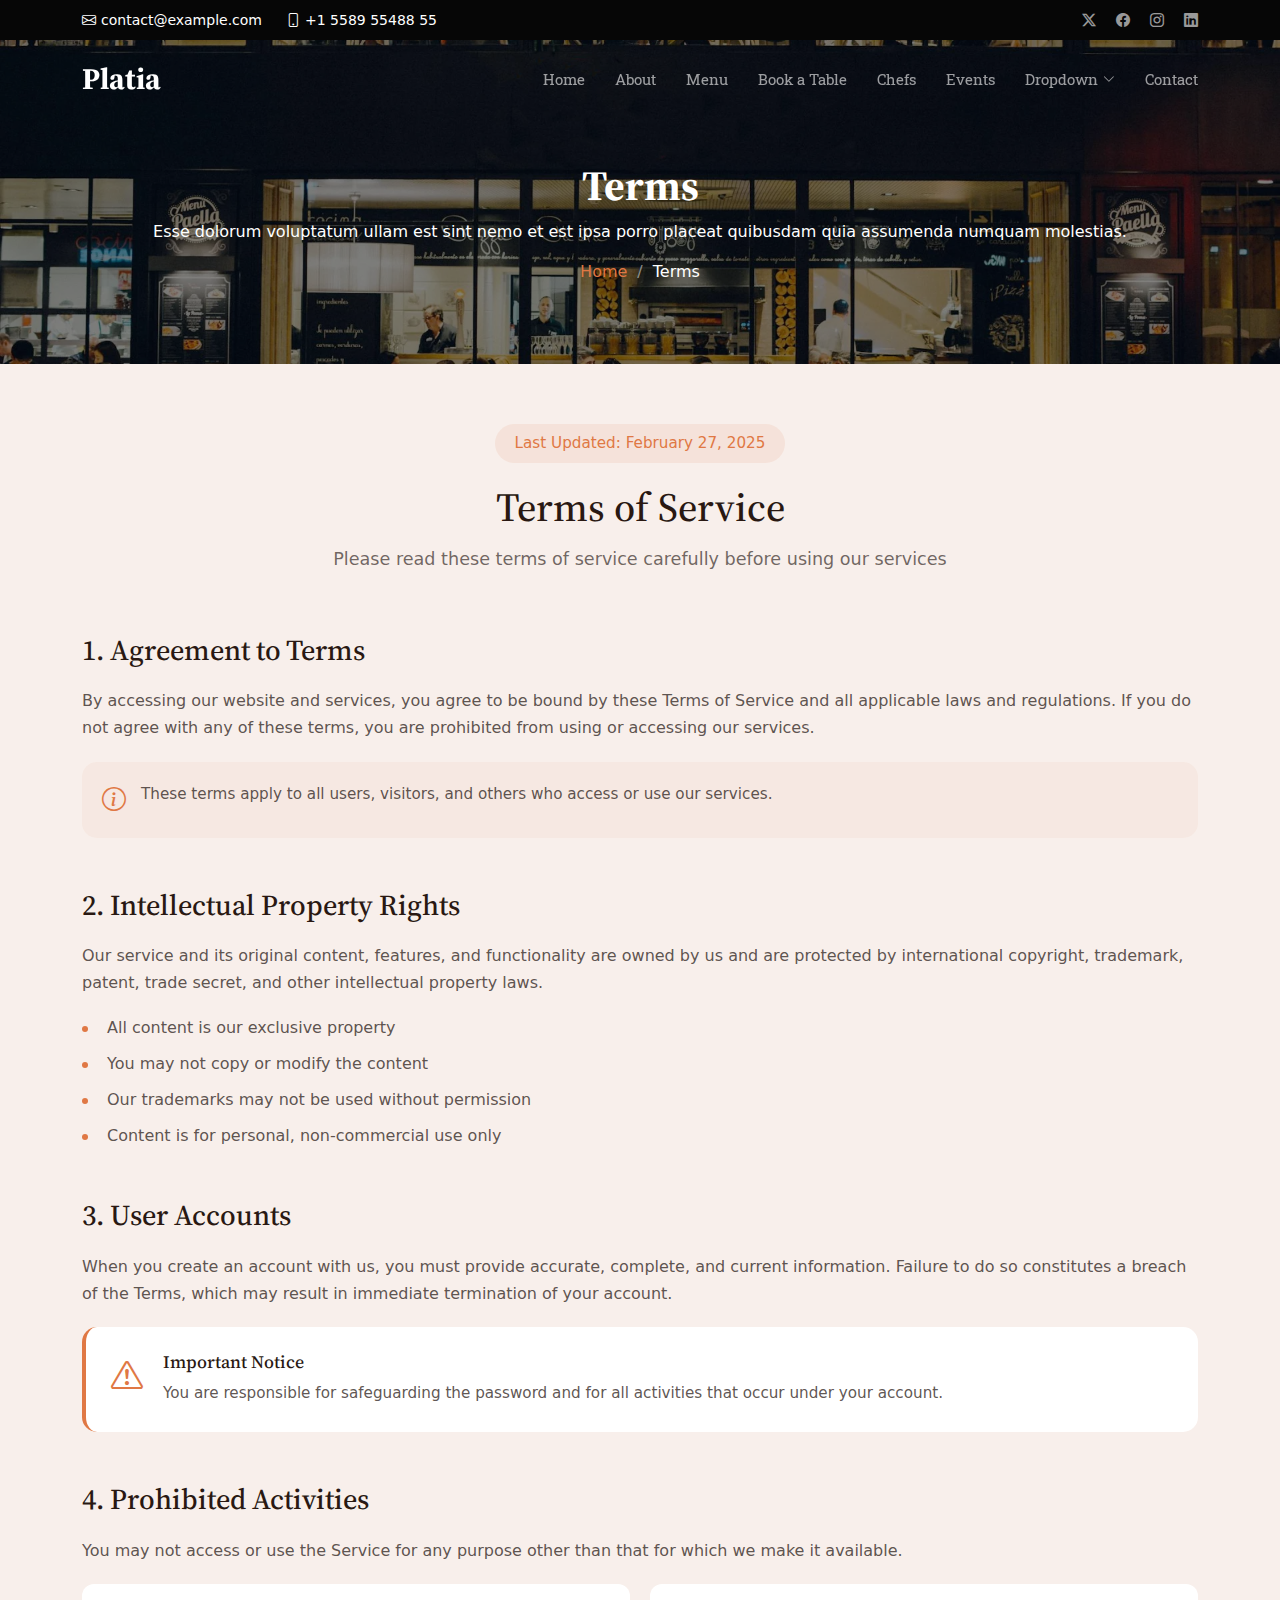
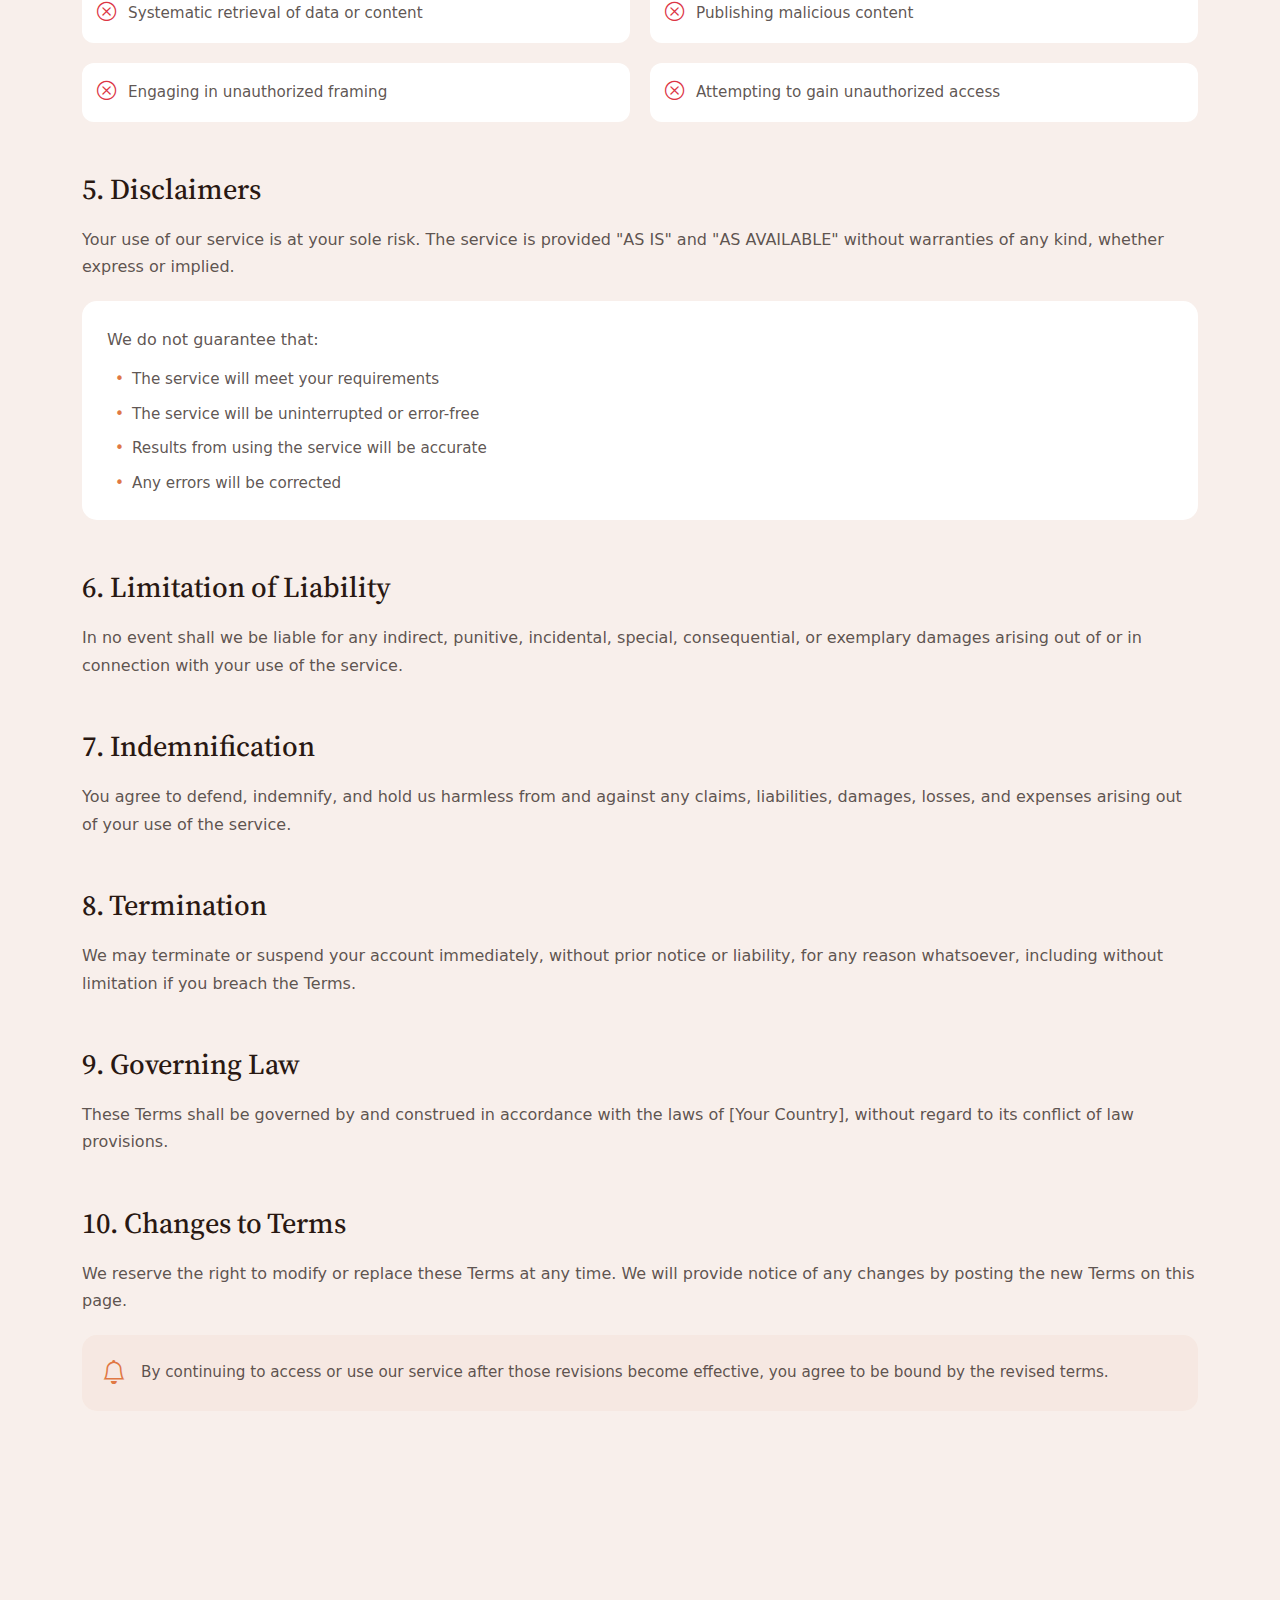
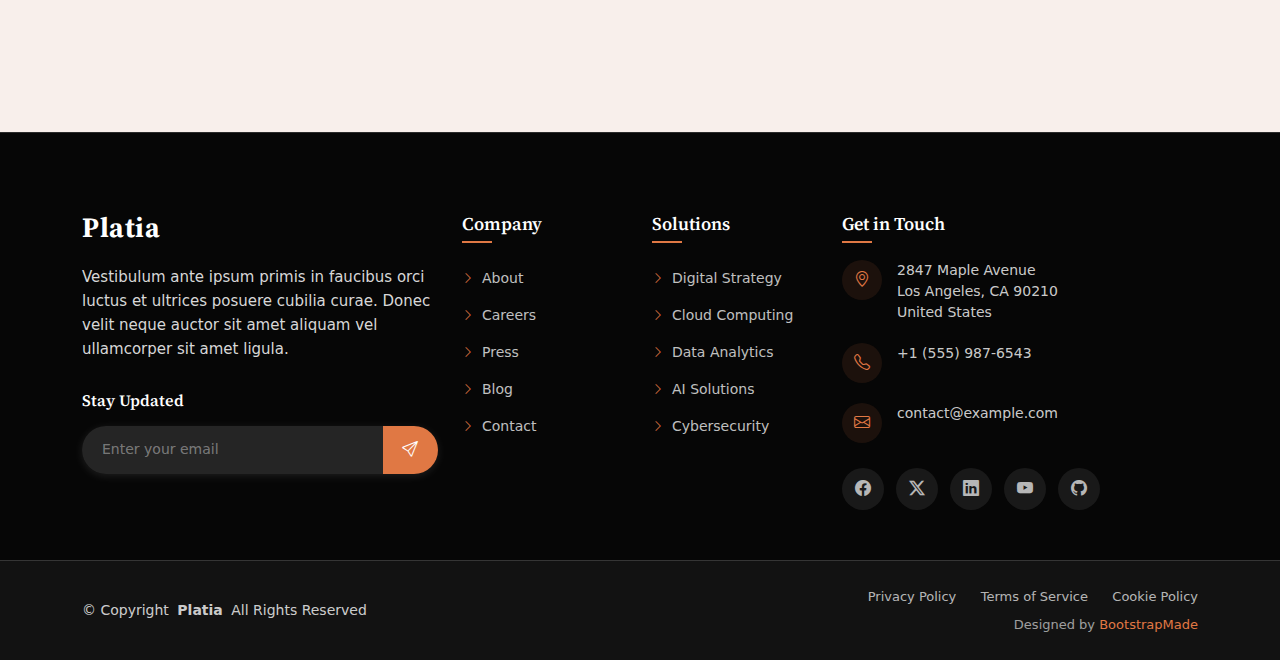
<file: terms.html>
<!DOCTYPE html>
<html lang="en">

<head>
  <meta charset="utf-8">
  <meta content="width=device-width, initial-scale=1.0" name="viewport">
  <title>Terms - Platia Bootstrap Template</title>
  <meta name="description" content="">
  <meta name="keywords" content="">

  <!-- Favicons -->
  <link href="assets/img/favicon.png" rel="icon">
  <link href="assets/img/apple-touch-icon.png" rel="apple-touch-icon">

  <!-- Fonts -->
  <link href="https://fonts.googleapis.com" rel="preconnect">
  <link href="https://fonts.gstatic.com" rel="preconnect" crossorigin>
  <link href="https://fonts.googleapis.com/css2?family=Roboto:ital,wght@0,100;0,300;0,400;0,500;0,700;0,900;1,100;1,300;1,400;1,500;1,700;1,900&family=Roboto+Slab:wght@100;200;300;400;500;600;700;800;900&family=Source+Serif+Pro:ital,wght@0,200;0,300;0,400;0,600;0,700;0,900;1,200;1,300;1,400;1,600;1,700;1,900&display=swap" rel="stylesheet">

  <!-- Vendor CSS Files -->
  <link href="assets/vendor/bootstrap/css/bootstrap.min.css" rel="stylesheet">
  <link href="assets/vendor/bootstrap-icons/bootstrap-icons.css" rel="stylesheet">
  <link href="assets/vendor/aos/aos.css" rel="stylesheet">
  <link href="assets/vendor/swiper/swiper-bundle.min.css" rel="stylesheet">
  <link href="assets/vendor/glightbox/css/glightbox.min.css" rel="stylesheet">

  <!-- Main CSS File -->
  <link href="assets/css/main.css" rel="stylesheet">

  <!-- =======================================================
  * Template Name: Platia
  * Template URL: https://bootstrapmade.com/platia-bootstrap-restaurant-template/
  * Updated: Aug 11 2025 with Bootstrap v5.3.7
  * Author: BootstrapMade.com
  * License: https://bootstrapmade.com/license/
  ======================================================== -->
</head>

<body class="terms-page">

  <header id="header" class="header fixed-top">

    <div class="topbar d-flex align-items-center dark-background">
      <div class="container d-flex justify-content-center justify-content-md-between">
        <div class="contact-info d-flex align-items-center">
          <i class="bi bi-envelope d-flex align-items-center"><a href="mailto:contact@example.com">contact@example.com</a></i>
          <i class="bi bi-phone d-flex align-items-center ms-4"><span>+1 5589 55488 55</span></i>
        </div>
        <div class="social-links d-none d-md-flex align-items-center">
          <a href="#" class="twitter"><i class="bi bi-twitter-x"></i></a>
          <a href="#" class="facebook"><i class="bi bi-facebook"></i></a>
          <a href="#" class="instagram"><i class="bi bi-instagram"></i></a>
          <a href="#" class="linkedin"><i class="bi bi-linkedin"></i></a>
        </div>
      </div>
    </div><!-- End Top Bar -->

    <div class="branding d-flex align-items-cente">

      <div class="container position-relative d-flex align-items-center justify-content-between">
        <a href="index.html" class="logo d-flex align-items-center">
          <!-- Uncomment the line below if you also wish to use an image logo -->
          <!-- <img src="assets/img/logo.webp" alt=""> -->
          <h1 class="sitename">Platia</h1>
        </a>

        <nav id="navmenu" class="navmenu">
          <ul>
            <li><a href="#hero">Home</a></li>
            <li><a href="#about">About</a></li>
            <li><a href="#menu">Menu</a></li>
            <li><a href="#book-a-table">Book a Table</a></li>
            <li><a href="#chefs">Chefs</a></li>
            <li><a href="#events">Events</a></li>
            <li class="dropdown"><a href="#"><span>Dropdown</span> <i class="bi bi-chevron-down toggle-dropdown"></i></a>
              <ul>
                <li><a href="#">Dropdown 1</a></li>
                <li class="dropdown"><a href="#"><span>Deep Dropdown</span> <i class="bi bi-chevron-down toggle-dropdown"></i></a>
                  <ul>
                    <li><a href="#">Deep Dropdown 1</a></li>
                    <li><a href="#">Deep Dropdown 2</a></li>
                    <li><a href="#">Deep Dropdown 3</a></li>
                    <li><a href="#">Deep Dropdown 4</a></li>
                    <li><a href="#">Deep Dropdown 5</a></li>
                  </ul>
                </li>
                <li><a href="#">Dropdown 2</a></li>
                <li><a href="#">Dropdown 3</a></li>
                <li><a href="#">Dropdown 4</a></li>
              </ul>
            </li>
            <li><a href="#contact">Contact</a></li>
          </ul>
          <i class="mobile-nav-toggle d-xl-none bi bi-list"></i>
        </nav>

      </div>

    </div>

  </header>

  <main class="main">

    <!-- Page Title -->
    <div class="page-title dark-background" data-aos="fade" style="background-image: url(assets/img/restaurant/showcase-3.webp);">
      <div class="container position-relative">
        <h1>Terms</h1>
        <p>Esse dolorum voluptatum ullam est sint nemo et est ipsa porro placeat quibusdam quia assumenda numquam molestias.</p>
        <nav class="breadcrumbs">
          <ol>
            <li><a href="index.html">Home</a></li>
            <li class="current">Terms</li>
          </ol>
        </nav>
      </div>
    </div><!-- End Page Title -->

    <!-- Terms Of Service Section -->
    <section id="terms-of-service" class="terms-of-service section">

      <div class="container" data-aos="fade-up">
        <!-- Page Header -->
        <div class="tos-header text-center" data-aos="fade-up">
          <span class="last-updated">Last Updated: February 27, 2025</span>
          <h2>Terms of Service</h2>
          <p>Please read these terms of service carefully before using our services</p>
        </div>

        <!-- Content -->
        <div class="tos-content" data-aos="fade-up" data-aos-delay="200">
          <!-- Agreement Section -->
          <div id="agreement" class="content-section">
            <h3>1. Agreement to Terms</h3>
            <p>By accessing our website and services, you agree to be bound by these Terms of Service and all applicable laws and regulations. If you do not agree with any of these terms, you are prohibited from using or accessing our services.</p>
            <div class="info-box">
              <i class="bi bi-info-circle"></i>
              <p>These terms apply to all users, visitors, and others who access or use our services.</p>
            </div>
          </div>

          <!-- Intellectual Property -->
          <div id="intellectual-property" class="content-section">
            <h3>2. Intellectual Property Rights</h3>
            <p>Our service and its original content, features, and functionality are owned by us and are protected by international copyright, trademark, patent, trade secret, and other intellectual property laws.</p>
            <ul class="list-items">
              <li>All content is our exclusive property</li>
              <li>You may not copy or modify the content</li>
              <li>Our trademarks may not be used without permission</li>
              <li>Content is for personal, non-commercial use only</li>
            </ul>
          </div>

          <!-- User Accounts -->
          <div id="user-accounts" class="content-section">
            <h3>3. User Accounts</h3>
            <p>When you create an account with us, you must provide accurate, complete, and current information. Failure to do so constitutes a breach of the Terms, which may result in immediate termination of your account.</p>
            <div class="alert-box">
              <i class="bi bi-exclamation-triangle"></i>
              <div class="alert-content">
                <h5>Important Notice</h5>
                <p>You are responsible for safeguarding the password and for all activities that occur under your account.</p>
              </div>
            </div>
          </div>

          <!-- Prohibited Activities -->
          <div id="prohibited" class="content-section">
            <h3>4. Prohibited Activities</h3>
            <p>You may not access or use the Service for any purpose other than that for which we make it available.</p>
            <div class="prohibited-list">
              <div class="prohibited-item">
                <i class="bi bi-x-circle"></i>
                <span>Systematic retrieval of data or content</span>
              </div>
              <div class="prohibited-item">
                <i class="bi bi-x-circle"></i>
                <span>Publishing malicious content</span>
              </div>
              <div class="prohibited-item">
                <i class="bi bi-x-circle"></i>
                <span>Engaging in unauthorized framing</span>
              </div>
              <div class="prohibited-item">
                <i class="bi bi-x-circle"></i>
                <span>Attempting to gain unauthorized access</span>
              </div>
            </div>
          </div>

          <!-- Disclaimers -->
          <div id="disclaimer" class="content-section">
            <h3>5. Disclaimers</h3>
            <p>Your use of our service is at your sole risk. The service is provided "AS IS" and "AS AVAILABLE" without warranties of any kind, whether express or implied.</p>
            <div class="disclaimer-box">
              <p>We do not guarantee that:</p>
              <ul>
                <li>The service will meet your requirements</li>
                <li>The service will be uninterrupted or error-free</li>
                <li>Results from using the service will be accurate</li>
                <li>Any errors will be corrected</li>
              </ul>
            </div>
          </div>

          <!-- Limitation of Liability -->
          <div id="limitation" class="content-section">
            <h3>6. Limitation of Liability</h3>
            <p>In no event shall we be liable for any indirect, punitive, incidental, special, consequential, or exemplary damages arising out of or in connection with your use of the service.</p>
          </div>

          <!-- Indemnification -->
          <div id="indemnification" class="content-section">
            <h3>7. Indemnification</h3>
            <p>You agree to defend, indemnify, and hold us harmless from and against any claims, liabilities, damages, losses, and expenses arising out of your use of the service.</p>
          </div>

          <!-- Termination -->
          <div id="termination" class="content-section">
            <h3>8. Termination</h3>
            <p>We may terminate or suspend your account immediately, without prior notice or liability, for any reason whatsoever, including without limitation if you breach the Terms.</p>
          </div>

          <!-- Governing Law -->
          <div id="governing-law" class="content-section">
            <h3>9. Governing Law</h3>
            <p>These Terms shall be governed by and construed in accordance with the laws of [Your Country], without regard to its conflict of law provisions.</p>
          </div>

          <!-- Changes -->
          <div id="changes" class="content-section">
            <h3>10. Changes to Terms</h3>
            <p>We reserve the right to modify or replace these Terms at any time. We will provide notice of any changes by posting the new Terms on this page.</p>
            <div class="notice-box">
              <i class="bi bi-bell"></i>
              <p>By continuing to access or use our service after those revisions become effective, you agree to be bound by the revised terms.</p>
            </div>
          </div>
        </div>

        <!-- Contact Section -->
        <div class="tos-contact" data-aos="fade-up" data-aos-delay="300">
          <div class="contact-box">
            <div class="contact-icon">
              <i class="bi bi-envelope"></i>
            </div>
            <div class="contact-content">
              <h4>Questions About Terms?</h4>
              <p>If you have any questions about these Terms, please contact us.</p>
              <a href="#" class="contact-link">Contact Support</a>
            </div>
          </div>
        </div>
      </div>

    </section><!-- /Terms Of Service Section -->

  </main>

  <footer id="footer" class="footer dark-background">

    <div class="container">
      <div class="row gy-5">

        <div class="col-lg-4">
          <div class="footer-content">
            <a href="index.html" class="logo d-flex align-items-center mb-4">
              <span class="sitename">Platia</span>
            </a>
            <p class="mb-4">Vestibulum ante ipsum primis in faucibus orci luctus et ultrices posuere cubilia curae. Donec velit neque auctor sit amet aliquam vel ullamcorper sit amet ligula.</p>

            <div class="newsletter-form">
              <h5>Stay Updated</h5>
              <form action="forms/newsletter.php" method="post" class="php-email-form">
                <div class="input-group">
                  <input type="email" name="email" class="form-control" placeholder="Enter your email" required="">
                  <button type="submit" class="btn-subscribe">
                    <i class="bi bi-send"></i>
                  </button>
                </div>
                <div class="loading">Loading</div>
                <div class="error-message"></div>
                <div class="sent-message">Thank you for subscribing!</div>
              </form>
            </div>
          </div>
        </div>

        <div class="col-lg-2 col-6">
          <div class="footer-links">
            <h4>Company</h4>
            <ul>
              <li><a href="#"><i class="bi bi-chevron-right"></i> About</a></li>
              <li><a href="#"><i class="bi bi-chevron-right"></i> Careers</a></li>
              <li><a href="#"><i class="bi bi-chevron-right"></i> Press</a></li>
              <li><a href="#"><i class="bi bi-chevron-right"></i> Blog</a></li>
              <li><a href="#"><i class="bi bi-chevron-right"></i> Contact</a></li>
            </ul>
          </div>
        </div>

        <div class="col-lg-2 col-6">
          <div class="footer-links">
            <h4>Solutions</h4>
            <ul>
              <li><a href="#"><i class="bi bi-chevron-right"></i> Digital Strategy</a></li>
              <li><a href="#"><i class="bi bi-chevron-right"></i> Cloud Computing</a></li>
              <li><a href="#"><i class="bi bi-chevron-right"></i> Data Analytics</a></li>
              <li><a href="#"><i class="bi bi-chevron-right"></i> AI Solutions</a></li>
              <li><a href="#"><i class="bi bi-chevron-right"></i> Cybersecurity</a></li>
            </ul>
          </div>
        </div>

        <div class="col-lg-4">
          <div class="footer-contact">
            <h4>Get in Touch</h4>
            <div class="contact-item">
              <div class="contact-icon">
                <i class="bi bi-geo-alt"></i>
              </div>
              <div class="contact-info">
                <p>2847 Maple Avenue<br>Los Angeles, CA 90210<br>United States</p>
              </div>
            </div>

            <div class="contact-item">
              <div class="contact-icon">
                <i class="bi bi-telephone"></i>
              </div>
              <div class="contact-info">
                <p>+1 (555) 987-6543</p>
              </div>
            </div>

            <div class="contact-item">
              <div class="contact-icon">
                <i class="bi bi-envelope"></i>
              </div>
              <div class="contact-info">
                <p>contact@example.com</p>
              </div>
            </div>

            <div class="social-links">
              <a href="#"><i class="bi bi-facebook"></i></a>
              <a href="#"><i class="bi bi-twitter-x"></i></a>
              <a href="#"><i class="bi bi-linkedin"></i></a>
              <a href="#"><i class="bi bi-youtube"></i></a>
              <a href="#"><i class="bi bi-github"></i></a>
            </div>
          </div>
        </div>

      </div>
    </div>

    <div class="footer-bottom">
      <div class="container">
        <div class="row align-items-center">
          <div class="col-lg-6">
            <div class="copyright">
              <p>© <span>Copyright</span> <strong class="px-1 sitename">Platia</strong> <span>All Rights Reserved</span></p>
            </div>
          </div>
          <div class="col-lg-6">
            <div class="footer-bottom-links">
              <a href="#">Privacy Policy</a>
              <a href="#">Terms of Service</a>
              <a href="#">Cookie Policy</a>
            </div>
            <div class="credits">
              <!-- All the links in the footer should remain intact. -->
              <!-- You can delete the links only if you've purchased the pro version. -->
              <!-- Licensing information: https://bootstrapmade.com/license/ -->
              <!-- Purchase the pro version with working PHP/AJAX contact form: [buy-url] -->
              Designed by <a href="https://bootstrapmade.com/">BootstrapMade</a>
            </div>
          </div>
        </div>
      </div>
    </div>

  </footer>

  <!-- Scroll Top -->
  <a href="#" id="scroll-top" class="scroll-top d-flex align-items-center justify-content-center"><i class="bi bi-arrow-up-short"></i></a>

  <!-- Preloader -->
  <div id="preloader"></div>

  <!-- Vendor JS Files -->
  <script src="assets/vendor/bootstrap/js/bootstrap.bundle.min.js"></script>
  <script src="assets/vendor/php-email-form/validate.js"></script>
  <script src="assets/vendor/aos/aos.js"></script>
  <script src="assets/vendor/imagesloaded/imagesloaded.pkgd.min.js"></script>
  <script src="assets/vendor/isotope-layout/isotope.pkgd.min.js"></script>
  <script src="assets/vendor/swiper/swiper-bundle.min.js"></script>
  <script src="assets/vendor/glightbox/js/glightbox.min.js"></script>

  <!-- Main JS File -->
  <script src="assets/js/main.js"></script>

</body>

</html>
</file>
<file: assets/css/main.css>
/**
* Template Name: Platia
* Template URL: https://bootstrapmade.com/platia-bootstrap-restaurant-template/
* Updated: Aug 11 2025 with Bootstrap v5.3.7
* Author: BootstrapMade.com
* License: https://bootstrapmade.com/license/
*/

@charset "UTF-8";

/*--------------------------------------------------------------
# Font & Color Variables
# Help: https://bootstrapmade.com/color-system/
--------------------------------------------------------------*/
/* Fonts */
:root {
  --default-font: "Roboto",  system-ui, -apple-system, "Segoe UI", Roboto, "Helvetica Neue", Arial, "Noto Sans", "Liberation Sans", sans-serif, "Apple Color Emoji", "Segoe UI Emoji", "Segoe UI Symbol", "Noto Color Emoji";
  --heading-font: "Source Serif Pro",  sans-serif;
  --nav-font: "Roboto Slab",  sans-serif;
}

/* Global Colors - The following color variables are used throughout the website. Updating them here will change the color scheme of the entire website */
:root { 
  --background-color: #f8efeb; /* Background color for the entire website, including individual sections */
  --default-color: #352a26; /* Default color used for the majority of the text content across the entire website */
  --heading-color: #291812; /* Color for headings, subheadings and title throughout the website */
  --accent-color: #e07844; /* Accent color that represents your brand on the website. It's used for buttons, links, and other elements that need to stand out */
  --surface-color: #ffffff; /* The surface color is used as a background of boxed elements within sections, such as cards, icon boxes, or other elements that require a visual separation from the global background. */
  --contrast-color: #ffffff; /* Contrast color for text, ensuring readability against backgrounds of accent, heading, or default colors. */
}

/* Nav Menu Colors - The following color variables are used specifically for the navigation menu. They are separate from the global colors to allow for more customization options */
:root {
  --nav-color: rgba(255, 255, 255, 0.6);  /* The default color of the main navmenu links */
  --nav-hover-color: #e07844; /* Applied to main navmenu links when they are hovered over or active */
  --nav-mobile-background-color: #ffffff; /* Used as the background color for mobile navigation menu */
  --nav-dropdown-background-color: #ffffff; /* Used as the background color for dropdown items that appear when hovering over primary navigation items */
  --nav-dropdown-color: #352a26; /* Used for navigation links of the dropdown items in the navigation menu. */
  --nav-dropdown-hover-color: #e07844; /* Similar to --nav-hover-color, this color is applied to dropdown navigation links when they are hovered over. */
}

/* Color Presets - These classes override global colors when applied to any section or element, providing reuse of the sam color scheme. */

.light-background {
  --background-color: #efe3de;
  --surface-color: #ffffff;
}

.dark-background {
  --background-color: #060606;
  --default-color: #ffffff;
  --heading-color: #ffffff;
  --surface-color: #252525;
  --contrast-color: #ffffff;
}

/* Smooth scroll */
:root {
  scroll-behavior: smooth;
}

/*--------------------------------------------------------------
# General Styling & Shared Classes
--------------------------------------------------------------*/
body {
  color: var(--default-color);
  background-color: var(--background-color);
}

a {
  color: var(--accent-color);
  text-decoration: none;
  transition: 0.3s;
}

a:hover {
  color: color-mix(in srgb, var(--accent-color), transparent 25%);
  text-decoration: none;
}

h1,
h2,
h3,
h4,
h5,
h6 {
  color: var(--heading-color);
  font-family: var(--heading-font);
}

/* PHP Email Form Messages
------------------------------*/
.php-email-form .error-message {
  display: none;
  background: #df1529;
  color: #ffffff;
  text-align: left;
  padding: 15px;
  margin-bottom: 24px;
  font-weight: 600;
}

.php-email-form .sent-message {
  display: none;
  color: #ffffff;
  background: #059652;
  text-align: center;
  padding: 15px;
  margin-bottom: 24px;
  font-weight: 600;
}

.php-email-form .loading {
  display: none;
  background: var(--surface-color);
  text-align: center;
  padding: 15px;
  margin-bottom: 24px;
}

.php-email-form .loading:before {
  content: "";
  display: inline-block;
  border-radius: 50%;
  width: 24px;
  height: 24px;
  margin: 0 10px -6px 0;
  border: 3px solid var(--accent-color);
  border-top-color: var(--surface-color);
  animation: php-email-form-loading 1s linear infinite;
}

@keyframes php-email-form-loading {
  0% {
    transform: rotate(0deg);
  }

  100% {
    transform: rotate(360deg);
  }
}

/*--------------------------------------------------------------
# Global Header
--------------------------------------------------------------*/
.header {
  --background-color: rgba(0, 0, 0, 0);
  --heading-color: #ffffff;
  color: var(--default-color);
  transition: all 0.5s;
  z-index: 997;
  background-color: var(--background-color);
}

.header .topbar {
  background-color: var(--background-color);
  height: 40px;
  padding: 0;
  font-size: 14px;
  transition: all 0.5s;
}

.header .topbar .contact-info i {
  font-style: normal;
  color: var(--contrast-color);
}

.header .topbar .contact-info i a,
.header .topbar .contact-info i span {
  padding-left: 5px;
  color: var(--contrast-color);
}

@media (max-width: 575px) {

  .header .topbar .contact-info i a,
  .header .topbar .contact-info i span {
    font-size: 13px;
  }
}

.header .topbar .contact-info i a {
  line-height: 0;
  transition: 0.3s;
}

.header .topbar .contact-info i a:hover {
  color: var(--contrast-color);
  text-decoration: underline;
}

.header .topbar .social-links a {
  color: color-mix(in srgb, var(--contrast-color), transparent 40%);
  line-height: 0;
  transition: 0.3s;
  margin-left: 20px;
}

.header .topbar .social-links a:hover {
  color: var(--contrast-color);
}

.header .branding {
  min-height: 60px;
  padding: 10px 0;
}

.header .logo {
  line-height: 1;
}

.header .logo img {
  max-height: 36px;
  margin-right: 8px;
}

.header .logo h1 {
  font-size: 30px;
  margin: 0;
  font-weight: 700;
  color: var(--heading-color);
}

.scrolled .header {
  box-shadow: 0px 0 18px rgba(0, 0, 0, 0.1);
}

.scrolled .header .topbar {
  height: 0;
  visibility: hidden;
  overflow: hidden;
}

/* Global Header on Scroll
------------------------------*/
.scrolled .header {
  --background-color: rgba(0, 0, 0, 0.9);
}

/*--------------------------------------------------------------
# Navigation Menu
--------------------------------------------------------------*/
/* Navmenu - Desktop */
@media (min-width: 1200px) {
  .navmenu {
    padding: 0;
  }

  .navmenu ul {
    margin: 0;
    padding: 0;
    display: flex;
    list-style: none;
    align-items: center;
  }

  .navmenu li {
    position: relative;
  }

  .navmenu a,
  .navmenu a:focus {
    color: var(--nav-color);
    padding: 18px 15px;
    font-size: 15px;
    font-family: var(--nav-font);
    font-weight: 400;
    display: flex;
    align-items: center;
    justify-content: space-between;
    white-space: nowrap;
    transition: 0.3s;
  }

  .navmenu a i,
  .navmenu a:focus i {
    font-size: 12px;
    line-height: 0;
    margin-left: 5px;
    transition: 0.3s;
  }

  .navmenu li:last-child a {
    padding-right: 0;
  }

  .navmenu li:hover>a,
  .navmenu .active,
  .navmenu .active:focus {
    color: var(--nav-hover-color);
  }

  .navmenu .dropdown ul {
    margin: 0;
    padding: 10px 0;
    background: var(--nav-dropdown-background-color);
    display: block;
    position: absolute;
    visibility: hidden;
    left: 14px;
    top: 130%;
    opacity: 0;
    transition: 0.3s;
    border-radius: 4px;
    z-index: 99;
    box-shadow: 0px 0px 30px rgba(0, 0, 0, 0.1);
  }

  .navmenu .dropdown ul li {
    min-width: 200px;
  }

  .navmenu .dropdown ul a {
    padding: 10px 20px;
    font-size: 15px;
    text-transform: none;
    color: var(--nav-dropdown-color);
  }

  .navmenu .dropdown ul a i {
    font-size: 12px;
  }

  .navmenu .dropdown ul a:hover,
  .navmenu .dropdown ul .active:hover,
  .navmenu .dropdown ul li:hover>a {
    color: var(--nav-dropdown-hover-color);
  }

  .navmenu .dropdown:hover>ul {
    opacity: 1;
    top: 100%;
    visibility: visible;
  }

  .navmenu .dropdown .dropdown ul {
    top: 0;
    left: -90%;
    visibility: hidden;
  }

  .navmenu .dropdown .dropdown:hover>ul {
    opacity: 1;
    top: 0;
    left: -100%;
    visibility: visible;
  }
}

/* Navmenu - Mobile */
@media (max-width: 1199px) {
  .mobile-nav-toggle {
    color: var(--nav-color);
    font-size: 28px;
    line-height: 0;
    margin-right: 10px;
    cursor: pointer;
    transition: color 0.3s;
  }

  .navmenu {
    padding: 0;
    z-index: 9997;
  }

  .navmenu ul {
    display: none;
    list-style: none;
    position: absolute;
    inset: 60px 20px 20px 20px;
    padding: 10px 0;
    margin: 0;
    border-radius: 6px;
    background-color: var(--nav-mobile-background-color);
    overflow-y: auto;
    transition: 0.3s;
    z-index: 9998;
    box-shadow: 0px 0px 30px rgba(0, 0, 0, 0.1);
  }

  .navmenu a,
  .navmenu a:focus {
    color: var(--nav-dropdown-color);
    padding: 10px 20px;
    font-family: var(--nav-font);
    font-size: 17px;
    font-weight: 500;
    display: flex;
    align-items: center;
    justify-content: space-between;
    white-space: nowrap;
    transition: 0.3s;
  }

  .navmenu a i,
  .navmenu a:focus i {
    font-size: 12px;
    line-height: 0;
    margin-left: 5px;
    width: 30px;
    height: 30px;
    display: flex;
    align-items: center;
    justify-content: center;
    border-radius: 50%;
    transition: 0.3s;
    background-color: color-mix(in srgb, var(--accent-color), transparent 90%);
  }

  .navmenu a i:hover,
  .navmenu a:focus i:hover {
    background-color: var(--accent-color);
    color: var(--contrast-color);
  }

  .navmenu a:hover,
  .navmenu .active,
  .navmenu .active:focus {
    color: var(--nav-dropdown-hover-color);
  }

  .navmenu .active i,
  .navmenu .active:focus i {
    background-color: var(--accent-color);
    color: var(--contrast-color);
    transform: rotate(180deg);
  }

  .navmenu .dropdown ul {
    position: static;
    display: none;
    z-index: 99;
    padding: 10px 0;
    margin: 10px 20px;
    background-color: var(--nav-dropdown-background-color);
    border: 1px solid color-mix(in srgb, var(--default-color), transparent 90%);
    box-shadow: none;
    transition: all 0.5s ease-in-out;
  }

  .navmenu .dropdown ul ul {
    background-color: rgba(33, 37, 41, 0.1);
  }

  .navmenu .dropdown>.dropdown-active {
    display: block;
    background-color: rgba(33, 37, 41, 0.03);
  }

  .mobile-nav-active {
    overflow: hidden;
  }

  .mobile-nav-active .mobile-nav-toggle {
    color: #fff;
    position: absolute;
    font-size: 32px;
    top: 15px;
    right: 15px;
    margin-right: 0;
    z-index: 9999;
  }

  .mobile-nav-active .navmenu {
    position: fixed;
    overflow: hidden;
    inset: 0;
    background: rgba(33, 37, 41, 0.8);
    transition: 0.3s;
  }

  .mobile-nav-active .navmenu>ul {
    display: block;
  }
}

/*--------------------------------------------------------------
# Global Footer
--------------------------------------------------------------*/
.footer {
  color: var(--default-color);
  background: var(--background-color);
  font-size: 14px;
  padding: 80px 0 0;
  position: relative;
  border-top: 1px solid color-mix(in srgb, var(--default-color), transparent 85%);
}

.footer .footer-content .logo {
  line-height: 1;
}

.footer .footer-content .logo span {
  color: var(--heading-color);
  font-size: 28px;
  font-weight: 700;
  letter-spacing: 0.5px;
  font-family: var(--heading-font);
}

.footer .footer-content p {
  font-size: 15px;
  line-height: 1.6;
  color: color-mix(in srgb, var(--default-color), transparent 15%);
}

.footer .newsletter-form {
  margin-top: 30px;
}

.footer .newsletter-form h5 {
  color: var(--heading-color);
  font-size: 16px;
  font-weight: 600;
  margin-bottom: 15px;
  font-family: var(--heading-font);
}

.footer .newsletter-form .input-group {
  position: relative;
  display: flex;
  border-radius: 50px;
  overflow: hidden;
  box-shadow: 0 2px 10px color-mix(in srgb, var(--default-color), transparent 90%);
}

.footer .newsletter-form input[type=email] {
  flex: 1;
  padding: 12px 20px;
  border: none;
  background-color: var(--surface-color);
  color: var(--default-color);
  font-size: 14px;
}

.footer .newsletter-form input[type=email]:focus {
  outline: none;
  box-shadow: none;
}

.footer .newsletter-form input[type=email]::placeholder {
  color: color-mix(in srgb, var(--default-color), transparent 60%);
}

.footer .newsletter-form .btn-subscribe {
  background-color: var(--accent-color);
  color: var(--contrast-color);
  border: none;
  padding: 12px 20px;
  cursor: pointer;
  transition: 0.3s;
}

.footer .newsletter-form .btn-subscribe:hover {
  background-color: color-mix(in srgb, var(--accent-color), black 10%);
}

.footer .newsletter-form .btn-subscribe i {
  font-size: 16px;
}

.footer .newsletter-form .loading,
.footer .newsletter-form .error-message,
.footer .newsletter-form .sent-message {
  font-size: 13px;
  margin-top: 8px;
}

.footer h4 {
  color: var(--heading-color);
  font-size: 18px;
  font-weight: 600;
  margin-bottom: 25px;
  position: relative;
  font-family: var(--heading-font);
}

.footer h4:after {
  content: "";
  position: absolute;
  left: 0;
  bottom: -8px;
  width: 30px;
  height: 2px;
  background-color: var(--accent-color);
}

.footer .footer-links ul {
  list-style: none;
  padding: 0;
  margin: 0;
}

.footer .footer-links ul li {
  padding: 8px 0;
  display: flex;
  align-items: center;
  transition: 0.3s;
}

.footer .footer-links ul li:hover {
  transform: translateX(5px);
}

.footer .footer-links ul a {
  color: color-mix(in srgb, var(--default-color), transparent 25%);
  text-decoration: none;
  display: flex;
  align-items: center;
  font-size: 14px;
  transition: 0.3s;
}

.footer .footer-links ul a:hover {
  color: var(--accent-color);
}

.footer .footer-links ul a i {
  margin-right: 8px;
  font-size: 12px;
  color: var(--accent-color);
}

.footer .footer-contact .contact-item {
  display: flex;
  align-items: flex-start;
  margin-bottom: 20px;
}

.footer .footer-contact .contact-item .contact-icon {
  width: 40px;
  height: 40px;
  background-color: color-mix(in srgb, var(--accent-color), transparent 90%);
  border-radius: 50%;
  display: flex;
  align-items: center;
  justify-content: center;
  margin-right: 15px;
  flex-shrink: 0;
}

.footer .footer-contact .contact-item .contact-icon i {
  color: var(--accent-color);
  font-size: 16px;
}

.footer .footer-contact .contact-item .contact-info p {
  margin: 0;
  color: color-mix(in srgb, var(--default-color), transparent 20%);
  font-size: 14px;
  line-height: 1.5;
}

.footer .social-links {
  display: flex;
  gap: 12px;
  margin-top: 25px;
}

.footer .social-links a {
  width: 42px;
  height: 42px;
  background-color: color-mix(in srgb, var(--default-color), transparent 92%);
  color: color-mix(in srgb, var(--default-color), transparent 30%);
  display: flex;
  align-items: center;
  justify-content: center;
  border-radius: 50%;
  transition: 0.3s;
  text-decoration: none;
}

.footer .social-links a:hover {
  background-color: var(--accent-color);
  color: var(--contrast-color);
  transform: translateY(-3px);
}

.footer .social-links a i {
  font-size: 16px;
}

.footer .footer-bottom {
  margin-top: 50px;
  padding: 25px 0;
  background-color: color-mix(in srgb, var(--default-color), transparent 95%);
  border-top: 1px solid color-mix(in srgb, var(--default-color), transparent 85%);
}

.footer .footer-bottom .copyright p {
  margin: 0;
  font-size: 14px;
  color: color-mix(in srgb, var(--default-color), transparent 20%);
}

@media (max-width: 991px) {
  .footer .footer-bottom .copyright p {
    text-align: center;
    margin-bottom: 15px;
  }
}

.footer .footer-bottom .footer-bottom-links {
  text-align: right;
  margin-bottom: 8px;
}

@media (max-width: 991px) {
  .footer .footer-bottom .footer-bottom-links {
    text-align: center;
    margin-bottom: 10px;
  }
}

.footer .footer-bottom .footer-bottom-links a {
  color: color-mix(in srgb, var(--default-color), transparent 30%);
  font-size: 13px;
  margin-left: 20px;
  text-decoration: none;
}

.footer .footer-bottom .footer-bottom-links a:first-child {
  margin-left: 0;
}

.footer .footer-bottom .footer-bottom-links a:hover {
  color: var(--accent-color);
}

@media (max-width: 991px) {
  .footer .footer-bottom .footer-bottom-links a {
    margin: 0 10px;
  }
}

.footer .footer-bottom .credits {
  text-align: right;
  font-size: 13px;
  color: color-mix(in srgb, var(--default-color), transparent 40%);
}

@media (max-width: 991px) {
  .footer .footer-bottom .credits {
    text-align: center;
  }
}

.footer .footer-bottom .credits a {
  color: var(--accent-color);
  text-decoration: none;
}

.footer .footer-bottom .credits a:hover {
  text-decoration: underline;
}

@media (max-width: 768px) {
  .footer {
    padding: 60px 0 0;
  }

  .footer .footer-content {
    text-align: center;
    margin-bottom: 40px;
  }

  .footer .footer-links,
  .footer .footer-contact {
    margin-bottom: 40px;
  }
}

input[type=text],
input[type=email],
textarea {
  color: var(--default-color);
  background-color: var(--surface-color);
  font-size: 14px;
  border-color: color-mix(in srgb, var(--default-color), transparent 80%);
}

input[type=text]:focus,
input[type=email]:focus,
textarea:focus {
  border-color: var(--accent-color);
}

input[type=text]::placeholder,
input[type=email]::placeholder,
textarea::placeholder {
  color: color-mix(in srgb, var(--default-color), transparent 70%);
}

/*--------------------------------------------------------------
# Preloader
--------------------------------------------------------------*/
#preloader {
  position: fixed;
  inset: 0;
  z-index: 999999;
  overflow: hidden;
  background: var(--background-color);
  transition: all 0.6s ease-out;
}

#preloader:before {
  content: "";
  position: fixed;
  top: calc(50% - 30px);
  left: calc(50% - 30px);
  border: 6px solid #ffffff;
  border-color: var(--accent-color) transparent var(--accent-color) transparent;
  border-radius: 50%;
  width: 60px;
  height: 60px;
  animation: animate-preloader 1.5s linear infinite;
}

@keyframes animate-preloader {
  0% {
    transform: rotate(0deg);
  }

  100% {
    transform: rotate(360deg);
  }
}

/*--------------------------------------------------------------
# Scroll Top Button
--------------------------------------------------------------*/
.scroll-top {
  position: fixed;
  visibility: hidden;
  opacity: 0;
  right: 15px;
  bottom: -15px;
  z-index: 99999;
  background-color: var(--accent-color);
  width: 44px;
  height: 44px;
  border-radius: 50px;
  transition: all 0.4s;
}

.scroll-top i {
  font-size: 24px;
  color: var(--contrast-color);
  line-height: 0;
}

.scroll-top:hover {
  background-color: color-mix(in srgb, var(--accent-color), transparent 20%);
  color: var(--contrast-color);
}

.scroll-top.active {
  visibility: visible;
  opacity: 1;
  bottom: 15px;
}

/*--------------------------------------------------------------
# Disable aos animation delay on mobile devices
--------------------------------------------------------------*/
@media screen and (max-width: 768px) {
  [data-aos-delay] {
    transition-delay: 0 !important;
  }
}

/*--------------------------------------------------------------
# Global Page Titles & Breadcrumbs
--------------------------------------------------------------*/
.page-title {
  color: var(--default-color);
  background-color: var(--background-color);
  background-size: cover;
  background-position: center;
  background-repeat: no-repeat;
  padding: 160px 0 80px 0;
  text-align: center;
  position: relative;
}

.page-title:before {
  content: "";
  background-color: color-mix(in srgb, var(--background-color), transparent 50%);
  position: absolute;
  inset: 0;
}

.page-title h1 {
  font-size: 42px;
  font-weight: 700;
  margin-bottom: 10px;
}

.page-title .breadcrumbs ol {
  display: flex;
  flex-wrap: wrap;
  list-style: none;
  justify-content: center;
  padding: 0;
  margin: 0;
  font-size: 16px;
  font-weight: 400;
}

.page-title .breadcrumbs ol li+li {
  padding-left: 10px;
}

.page-title .breadcrumbs ol li+li::before {
  content: "/";
  display: inline-block;
  padding-right: 10px;
  color: color-mix(in srgb, var(--default-color), transparent 50%);
}

/*--------------------------------------------------------------
# Global Sections
--------------------------------------------------------------*/
section,
.section {
  color: var(--default-color);
  background-color: var(--background-color);
  padding: 60px 0;
  scroll-margin-top: 78px;
  overflow: clip;
  position: relative;
}

@media (max-width: 1199px) {

  section,
  .section {
    scroll-margin-top: 60px;
  }
}

/*--------------------------------------------------------------
# Global Section Titles
--------------------------------------------------------------*/
.section-title {
  text-align: center;
  padding: 30px 0;
  margin-bottom: 30px;
  position: relative;
}

.section-title h2 {
  font-size: 32px;
  font-weight: 700;
  text-transform: uppercase;
  margin-bottom: 20px;
  padding-bottom: 0;
  position: relative;
  z-index: 2;
}

.section-title span {
  position: absolute;
  top: 4px;
  color: color-mix(in srgb, var(--heading-color), transparent 95%);
  left: 0;
  right: 0;
  z-index: 1;
  font-weight: 700;
  font-size: 52px;
  text-transform: uppercase;
  line-height: 1;
}

.section-title p {
  margin-bottom: 0;
  position: relative;
  z-index: 2;
}

@media (max-width: 575px) {
  .section-title h2 {
    font-size: 28px;
    margin-bottom: 15px;
  }

  .section-title span {
    font-size: 38px;
  }
}

/*--------------------------------------------------------------
# Hero Section (FINAL – Bootstrap Disiplin & Mobile Safe)
--------------------------------------------------------------*/

.hero {
  position: relative;
  min-height: 100vh;
  padding-top: 120px;
  padding-bottom: 120px;
  overflow: hidden;
}

/* FLEX HANYA DESKTOP (BOOTSTRAP SAFE) */
@media (min-width: 992px) {
  .hero {
    display: flex;
    align-items: flex-start;
  }
}

.page-section {
  display: none;
}

.page-section.active {
  display: block;
}


/* ================= BACKGROUND ================= */
.hero .hero-background {
  position: absolute;
  inset: 0;
  z-index: 0;
}

.hero .hero-background img,
.hero .hero-background video {
  width: 100%;
  height: 100%;
  object-fit: cover;
  object-position: center 15%;
}

.hero .hero-background .overlay {
  position: absolute;
  inset: 0;
  background: color-mix(in srgb, var(--background-color), transparent 30%);
  pointer-events: none;
}

/* ================= CONTENT ================= */
.hero .hero-content {
  position: relative;
  z-index: 1;
}

/* Flex hanya desktop agar grid mobile aman */
@media (min-width: 992px) {
  .hero .hero-content {
    display: flex;
    align-items: center;
  }
}

/* ================= HERO TEXT ================= */
.hero .hero-text {
  max-width: 100%;
}

.hero .hero-text .tagline {
  display: inline-block;
  font-size: 14px;
  font-weight: 600;
  text-transform: uppercase;
  letter-spacing: 2px;
  color: var(--accent-color);
  margin-bottom: 15px;
  font-family: var(--nav-font);
}

/* === TITLE === */
.hero .hero-text .hero-title {
  font-size: 3.5rem;
  font-weight: 700;
  line-height: 1.15;
  margin-top: 0;
  margin-bottom: 25px;
  white-space: nowrap; /* desktop */

}

/* Mobile title */
@media (max-width: 768px) {
  .hero .hero-text .hero-title {
    font-size: 2.5rem;
    white-space: normal;
    word-break: normal;
  }
}

/* === TYPING TEXT (ANTI SHIFT) === */

/* DEFAULT (DESKTOP) — BIARKAN */
#typing-text {
  display: inline-block;
  width: 10ch;
}

/* MOBILE — MATIKAN KUNCI */
@media (max-width: 768px) {
  #typing-text {
    width: auto;
  }
}
/* === DESCRIPTION === */
.hero .hero-text .hero-description {
  font-size: 18px;
  line-height: 1.6;
  margin-top: 0;
  margin-bottom: 35px;
  color: color-mix(in srgb, var(--default-color), transparent 15%);
  max-width: 580px;
}

@media (max-width: 768px) {
  .hero .hero-text .hero-description {
    font-size: 16px;
  }
}

/* ================= ACTIONS ================= */

.hero .hero-text .hero-actions {
  display: flex;
  gap: 20px;
  margin-bottom: 40px;
}

@media (max-width: 576px) {
  .hero .hero-text .hero-actions {
    flex-direction: column;
    gap: 15px;
  }
}

.hero .hero-text .hero-actions .btn {
  padding: 15px 30px;
  font-size: 16px;
  font-weight: 600;
  border-radius: 8px;
  text-decoration: none;
  transition: all 0.3s ease;
  min-width: 160px;
  text-align: center;
}

.hero .hero-text .hero-actions .btn.btn-primary {
  background-color: var(--accent-color);
  border: 2px solid var(--accent-color);
  color: var(--contrast-color);
}

.hero .hero-text .hero-actions .btn.btn-primary:hover {
  background-color: color-mix(in srgb, var(--accent-color), black 15%);
  border-color: color-mix(in srgb, var(--accent-color), black 15%);
  transform: translateY(-2px);
}

.hero .hero-text .hero-actions .btn.btn-outline {
  background-color: transparent;
  border: 2px solid var(--default-color);
  color: var(--default-color);
}

.hero .hero-text .hero-actions .btn.btn-outline:hover {
  transform: translateY(-2px);
  border-color: var(--accent-color);
  color: var(--accent-color);
}
/* ================= FEATURES ================= */
.hero .hero-text .hero-features {
  display: flex;
  gap: 30px;
  flex-wrap: wrap;
}

@media (max-width: 768px) {
  .hero .hero-text .hero-features {
    gap: 20px;
    flex-direction: column;
    align-items: flex-start;
  }
}

.hero .hero-text .hero-features .feature-item {
  display: flex;
  align-items: center;
  gap: 12px;
}

.hero .hero-text .hero-features .feature-item i {
  font-size: 20px;
  color: var(--accent-color);
  flex-shrink: 0;
}

/* ================= MEMBERS COLUMN ================= */
.hero .col-lg-4 {
  margin-top: 40px;
}

@media (min-width: 992px) {
  .hero .col-lg-4 {
    margin-top: 0;
  }
}

/* ================= BOOKING CARD (ASLI TEMPLATE) ================= */
.hero .booking-card {
  background: color-mix(in srgb, var(--surface-color), transparent 70%);
  border: 1px solid color-mix(in srgb, var(--contrast-color), transparent 90%);
  padding: 40px;
  border-radius: 15px;
  box-shadow: 0 20px 60px rgba(0, 0, 0, 0.3);
  backdrop-filter: blur(10px);
}

@media (max-width: 992px) {
  .hero .booking-card {
    margin-top: 50px;
    padding: 30px;
  }
}

/* ================= SCROLL INDICATOR ================= */
.hero .scroll-indicator {
  position: absolute;
  bottom: 30px;
  left: 0;
  width: 100%;
  text-align: center;
  z-index: 2;
}

.hero .scroll-indicator .scroll-text {
  font-size: 12px;
  font-weight: 600;
  text-transform: uppercase;
  letter-spacing: 2px;
  margin-bottom: 10px;
  color: color-mix(in srgb, var(--contrast-color), transparent 30%);
}

.hero .scroll-indicator .scroll-arrow {
  animation: bounce 2s infinite;
}

.hero .scroll-indicator .scroll-arrow i {
  font-size: 20px;
  color: var(--accent-color);
}

/* ================= ANIMATION ================= */
@keyframes bounce {
  0%, 20%, 50%, 80%, 100% {
    transform: translateY(0);
  }
  40% {
    transform: translateY(-10px);
  }
  60% {
    transform: translateY(-5px);
  }
}

/*--------------------------------------------------------------
# About Section
--------------------------------------------------------------*/
.about .about-content h2 {
  margin-bottom: 1.5rem;
  font-weight: 700;
  position: relative;
}

.about .about-content .fst-italic {
  font-size: 1.1rem;
  margin-bottom: 1.5rem;
  color: color-mix(in srgb, var(--heading-color), transparent 20%);
}

.about .about-content .feature-item {
  margin-bottom: 1.5rem;
  padding: 20px;
  background-color: var(--surface-color);
  border-radius: 8px;
  box-shadow: 0 5px 15px rgba(0, 0, 0, 0.05);
  transition: all 0.3s ease;
}

.about .about-content .feature-item:hover {
  transform: translateY(-5px);
  box-shadow: 0 8px 25px rgba(0, 0, 0, 0.1);
}

.about .about-content .feature-item i {
  font-size: 1.8rem;
  color: var(--accent-color);
  margin-bottom: 12px;
  display: inline-block;
}

.about .about-content .feature-item h4 {
  font-size: 1.2rem;
  margin-bottom: 10px;
  font-weight: 600;
}

.about .about-content .feature-item p {
  margin-bottom: 0;
  font-size: 0.95rem;
}

.about .about-content .signature .chef-name {
  font-weight: 600;
  font-style: italic;
  margin-bottom: 5px;
}

.about .about-content .signature img {
  max-width: 180px;
  height: auto;
  margin-top: 5px;
}

.about .about-gallery {
  position: relative;
}

.about .about-gallery .years-badge {
  position: absolute;
  bottom: 30px;
  right: 30px;
  z-index: 2;
  background-color: var(--accent-color);
  color: var(--contrast-color);
  padding: 15px 25px;
  border-radius: 8px;
  display: flex;
  flex-direction: column;
  align-items: center;
}

.about .about-gallery .years-badge .number {
  font-size: 2.5rem;
  font-weight: 700;
  line-height: 1;
}

.about .about-gallery .years-badge .text {
  font-size: 0.9rem;
  font-weight: 500;
}

.about .about-gallery img {
  box-shadow: 0 5px 15px rgba(0, 0, 0, 0.1);
  transition: all 0.3s ease;
}

.about .about-gallery img:hover {
  transform: scale(1.02);
}

@media (max-width: 992px) {
  .about .about-gallery {
    margin-top: 2rem;
  }

  .about .about-gallery .years-badge {
    bottom: 20px;
    right: 20px;
    padding: 10px 20px;
  }

  .about .about-gallery .years-badge .number {
    font-size: 2rem;
  }

  .about .about-gallery .years-badge .text {
    font-size: 0.8rem;
  }
}

@media (max-width: 576px) {
  .about .about-gallery .years-badge {
    bottom: 15px;
    right: 15px;
  }

  .about .about-content .signature img {
    max-width: 150px;
  }
}

/*--------------------------------------------------------------
# Menu Section
--------------------------------------------------------------*/
.menu .menu-filters ul {
  display: flex;
  justify-content: center;
  flex-wrap: wrap;
  gap: 10px;
  list-style: none;
  margin: 0;
  padding: 0;
  background-color: var(--surface-color);
  border-radius: 50px;
  padding: 8px;
  box-shadow: 0 4px 20px rgba(0, 0, 0, 0.08);
}

.menu .menu-filters ul li {
  padding: 12px 24px;
  font-size: 0.95rem;
  font-weight: 600;
  cursor: pointer;
  border-radius: 40px;
  background-color: transparent;
  color: var(--default-color);
  transition: all 0.3s ease;
  position: relative;
}

.menu .menu-filters ul li:hover {
  color: var(--accent-color);
  transform: translateY(-2px);
}

.menu .menu-filters ul li.filter-active {
  background-color: var(--accent-color);
  color: var(--contrast-color);
  box-shadow: 0 4px 15px color-mix(in srgb, var(--accent-color), transparent 60%);
}

@media (max-width: 768px) {
  .menu .menu-filters ul {
    background-color: transparent;
    box-shadow: none;
  }

  .menu .menu-filters ul li {
    padding: 8px 16px;
    font-size: 0.85rem;
    background-color: var(--surface-color);
    box-shadow: 0 2px 8px rgba(0, 0, 0, 0.05);
  }
}

.menu .menu-grid .menu-card {
  background-color: color-mix(
    in srgb,
    var(--surface-color),
    transparent 15%
  );
  border-radius: 20px;
  overflow: hidden;
  box-shadow: 0 8px 30px rgba(0, 0, 0, 0.06);
  transition: all 0.4s ease;
  height: 100%;
  position: relative;
}

.menu .menu-grid .menu-card:hover {
  transform: translateY(-8px);
  box-shadow: 0 15px 40px rgba(0, 0, 0, 0.12);
}

.menu .menu-grid .menu-card.featured {
  border: 2px solid var(--accent-color);
}

.menu .menu-grid .menu-card.featured:before {
  content: "Featured";
  position: absolute;
  top: 15px;
  right: -30px;
  background-color: var(--accent-color);
  color: var(--contrast-color);
  padding: 5px 40px;
  font-size: 0.75rem;
  font-weight: 600;
  transform: rotate(45deg);
  z-index: 5;
}

.menu .menu-grid .menu-card .menu-card-image {
  position: relative;
  overflow: hidden;
  height: 250px;
}

.menu .menu-grid .menu-card .menu-card-image img {
  width: 100%;
  height: 100%;
  object-fit: cover;
  transition: transform 0.5s ease;
}

.menu .menu-grid .menu-card .menu-card-image:hover img {
  transform: scale(1.1);
}

.menu .menu-grid .menu-card .menu-card-image .dietary-badges {
  position: absolute;
  top: 12px;
  left: 12px;
  display: flex;
  flex-direction: column;
  gap: 6px;
}

.menu .menu-grid .menu-card .menu-card-image .dietary-badges span {
  font-size: 0.7rem;
  font-weight: 700;
  padding: 4px 8px;
  border-radius: 12px;
  text-transform: uppercase;
  letter-spacing: 0.5px;
  backdrop-filter: blur(10px);
  box-shadow: 0 2px 8px rgba(0, 0, 0, 0.1);
}

.menu .menu-grid .menu-card .menu-card-image .dietary-badges .badge-vegetarian {
  background-color: color-mix(in srgb, green, transparent 20%);
  color: var(--contrast-color);
}

.menu .menu-grid .menu-card .menu-card-image .dietary-badges .badge-vegan {
  background-color: color-mix(in srgb, #228B22, transparent 20%);
  color: var(--contrast-color);
}

.menu .menu-grid .menu-card .menu-card-image .dietary-badges .badge-gluten-free {
  background-color: color-mix(in srgb, #FFA500, transparent 20%);
  color: var(--contrast-color);
}

.menu .menu-grid .menu-card .menu-card-image .dietary-badges .badge-seafood {
  background-color: color-mix(in srgb, #4682B4, transparent 20%);
  color: var(--contrast-color);
}

.menu .menu-grid .menu-card .menu-card-image .dietary-badges .badge-chef {
  background-color: color-mix(in srgb, #FFD700, transparent 20%);
  color: var(--default-color);
}

.menu .menu-grid .menu-card .menu-card-image .dietary-badges .badge-signature {
  background-color: color-mix(in srgb, #8B008B, transparent 20%);
  color: var(--contrast-color);
}

.menu .menu-grid .menu-card .menu-card-image .dietary-badges .badge-alcoholic {
  background-color: color-mix(in srgb, #DC143C, transparent 20%);
  color: var(--contrast-color);
}

.menu .menu-grid .menu-card .menu-card-image .dietary-badges .badge-fresh {
  background-color: color-mix(in srgb, #32CD32, transparent 20%);
  color: var(--contrast-color);
}

.menu .menu-grid .menu-card .menu-card-image .price-overlay {
  position: absolute;
  bottom: 12px;
  right: 12px;
  background-color: var(--accent-color);
  color: var(--contrast-color);
  padding: 8px 16px;
  border-radius: 25px;
  font-weight: 700;
  font-size: 1.1rem;
  box-shadow: 0 4px 12px rgba(0, 0, 0, 0.15);
}

.menu .menu-grid .menu-card .menu-card-content {
  padding: 16px 20px 12px;
}

.menu .menu-grid .menu-card .menu-card-content h4 {
  font-size: 1.25rem;
  font-weight: 700;
  margin-bottom: 12px;
  color: var(--heading-color);
}

.menu .menu-grid .menu-card .menu-card-content p {
  color: color-mix(in srgb, var(--default-color), transparent 25%);
  font-size: 0.9rem;
  line-height: 1.6;
  margin-bottom: 16px;
}

.menu .menu-grid .menu-card .menu-card-content .spice-level {
  display: flex;
  gap: 4px;
  align-items: center;
}

.menu .menu-grid .menu-card .menu-card-content .spice-level .spice-dot {
  width: 8px;
  height: 8px;
  border-radius: 50%;
  background-color: color-mix(in srgb, var(--default-color), transparent 80%);
  transition: background-color 0.3s;
}

.menu .menu-grid .menu-card .menu-card-content .spice-level .spice-dot.active {
  background-color: var(--accent-color);
}

.menu .menu-actions {
  margin-top: 3rem;
  padding: 24px;
  background-color: var(--surface-color);
  border-radius: 16px;
  box-shadow: 0 4px 20px rgba(0, 0, 0, 0.05);
}

.menu .menu-actions .seasonal-notice {
  display: flex;
  align-items: center;
  gap: 12px;
  color: color-mix(in srgb, var(--default-color), transparent 20%);
  font-size: 0.9rem;
}

.menu .menu-actions .seasonal-notice i {
  color: var(--accent-color);
  font-size: 1.1rem;
}

.menu .menu-actions .menu-download-btn {
  display: inline-flex;
  align-items: center;
  gap: 8px;
  padding: 12px 24px;
  background-color: var(--accent-color);
  color: var(--contrast-color);
  text-decoration: none;
  border-radius: 30px;
  font-weight: 600;
  transition: all 0.3s ease;
  box-shadow: 0 4px 15px color-mix(in srgb, var(--accent-color), transparent 60%);
}

.menu .menu-actions .menu-download-btn:hover {
  background-color: color-mix(in srgb, var(--accent-color), transparent 15%);
  transform: translateY(-2px);
  box-shadow: 0 6px 20px color-mix(in srgb, var(--accent-color), transparent 40%);
}

.menu .menu-actions .menu-download-btn i {
  font-size: 1.1rem;
}

@media (max-width: 768px) {
  .menu .menu-actions {
    text-align: center;
  }

  .menu .menu-actions .row>div {
    margin-bottom: 1rem;
  }
}

.menu .chef-recommendations {
  margin-top: 4rem;
}

.menu .chef-recommendations .section-header {
  text-align: center;
  margin-bottom: 2.5rem;
}

.menu .chef-recommendations .section-header h3 {
  font-size: 2rem;
  font-weight: 700;
  margin-bottom: 12px;
  display: flex;
  align-items: center;
  justify-content: center;
  gap: 12px;
}

.menu .chef-recommendations .section-header h3 i {
  color: var(--accent-color);
}

.menu .chef-recommendations .section-header p {
  color: color-mix(in srgb, var(--default-color), transparent 30%);
  font-size: 1.1rem;
}

.menu .chef-recommendations .recommendation-card {
  background-color: var(--surface-color);
  border-radius: 20px;
  overflow: hidden;
  box-shadow: 0 10px 35px rgba(0, 0, 0, 0.08);
  transition: all 0.4s ease;
  height: 100%;
}

.menu .chef-recommendations .recommendation-card:hover {
  transform: translateY(-5px);
  box-shadow: 0 15px 45px rgba(0, 0, 0, 0.15);
}

.menu .chef-recommendations .recommendation-card .recommendation-image {
  position: relative;
  height: 280px;
  overflow: hidden;
}

.menu .chef-recommendations .recommendation-card .recommendation-image img {
  width: 100%;
  height: 100%;
  object-fit: cover;
  transition: transform 0.5s ease;
}

.menu .chef-recommendations .recommendation-card .recommendation-image:hover img {
  transform: scale(1.08);
}

.menu .chef-recommendations .recommendation-card .recommendation-image .chef-badge {
  position: absolute;
  top: 20px;
  left: 20px;
  background: linear-gradient(135deg, var(--accent-color), color-mix(in srgb, var(--accent-color), #FF6B6B 30%));
  color: var(--contrast-color);
  padding: 8px 16px;
  border-radius: 25px;
  display: flex;
  align-items: center;
  gap: 6px;
  font-weight: 600;
  font-size: 0.85rem;
  box-shadow: 0 4px 15px rgba(0, 0, 0, 0.2);
}

.menu .chef-recommendations .recommendation-card .recommendation-image .chef-badge i {
  font-size: 1rem;
}

.menu .chef-recommendations .recommendation-card .recommendation-content {
  padding: 30px;
}

.menu .chef-recommendations .recommendation-card .recommendation-content .recommendation-header {
  display: flex;
  justify-content: space-between;
  align-items: flex-start;
  margin-bottom: 15px;
}

.menu .chef-recommendations .recommendation-card .recommendation-content .recommendation-header h4 {
  font-size: 1.4rem;
  font-weight: 700;
  color: var(--heading-color);
  flex: 1;
  margin-right: 15px;
}

.menu .chef-recommendations .recommendation-card .recommendation-content .recommendation-header .recommendation-price {
  font-size: 1.3rem;
  font-weight: 700;
  color: var(--accent-color);
  white-space: nowrap;
}

.menu .chef-recommendations .recommendation-card .recommendation-content p {
  color: color-mix(in srgb, var(--default-color), transparent 25%);
  font-size: 0.95rem;
  line-height: 1.7;
  margin-bottom: 20px;
}

.menu .chef-recommendations .recommendation-card .recommendation-content .recommendation-details {
  display: flex;
  justify-content: space-between;
  align-items: center;
}

.menu .chef-recommendations .recommendation-card .recommendation-content .recommendation-details .serving-info {
  display: flex;
  align-items: center;
  gap: 8px;
  color: color-mix(in srgb, var(--default-color), transparent 30%);
  font-size: 0.85rem;
}

.menu .chef-recommendations .recommendation-card .recommendation-content .recommendation-details .serving-info i {
  color: var(--accent-color);
}

.menu .chef-recommendations .recommendation-card .recommendation-content .recommendation-details .dietary-info {
  display: flex;
  gap: 6px;
}

.menu .chef-recommendations .recommendation-card .recommendation-content .recommendation-details .dietary-info .mini-badge {
  font-size: 0.7rem;
  font-weight: 600;
  padding: 3px 8px;
  border-radius: 10px;
  text-transform: uppercase;
}

.menu .chef-recommendations .recommendation-card .recommendation-content .recommendation-details .dietary-info .mini-badge.gluten-free {
  background-color: color-mix(in srgb, #FFA500, transparent 85%);
  color: #FFA500;
}

.menu .chef-recommendations .recommendation-card .recommendation-content .recommendation-details .dietary-info .mini-badge.dairy-free {
  background-color: color-mix(in srgb, #32CD32, transparent 85%);
  color: #32CD32;
}

.menu .chef-recommendations .recommendation-card .recommendation-content .recommendation-details .dietary-info .mini-badge.seafood {
  background-color: color-mix(in srgb, #4682B4, transparent 85%);
  color: #4682B4;
}

.menu .chef-recommendations .recommendation-card .recommendation-content .recommendation-details .dietary-info .mini-badge.premium {
  background-color: color-mix(in srgb, #FFD700, transparent 85%);
  color: #B8860B;
}

@media (max-width: 1200px) {
  .menu .menu-grid .menu-card .menu-card-content {
    padding: 20px;
  }

  .menu .menu-grid .menu-card .menu-card-content h4 {
    font-size: 1.15rem;
  }
}

@media (max-width: 768px) {
  .menu .chef-recommendations .section-header h3 {
    font-size: 1.6rem;
    flex-direction: column;
    gap: 8px;
  }

  .menu .menu-grid .menu-card .menu-card-image {
    height: 220px;
  }

  .menu .chef-recommendations .recommendation-card .recommendation-content {
    padding: 24px;
  }

  .menu .chef-recommendations .recommendation-card .recommendation-content .recommendation-header {
    flex-direction: column;
    align-items: flex-start;
    gap: 8px;
  }

  .menu .chef-recommendations .recommendation-card .recommendation-content .recommendation-header h4 {
    margin-right: 0;
    font-size: 1.25rem;
  }

  .menu .chef-recommendations .recommendation-card .recommendation-content .recommendation-details {
    flex-direction: column;
    align-items: flex-start;
    gap: 12px;
  }
}

@media (max-width: 576px) {
  .menu .menu-grid .menu-card .menu-card-image {
    height: 200px;
  }

  .menu .menu-grid .menu-card .menu-card-image .price-overlay {
    font-size: 1rem;
    padding: 6px 12px;
  }
}

/*--------------------------------------------------------------
# Testimonials Section
--------------------------------------------------------------*/
.testimonials .testimonial-item {
  background-color: color-mix(in srgb, var(--default-color), transparent 96%);
  padding: 24px;
  border-radius: 8px;
  transition: all 0.3s;
}

.testimonials .testimonial-item .stars {
  margin-bottom: 16px;
  color: #f7b50d;
}

.testimonials .testimonial-item .stars i {
  font-size: 18px;
  margin: 0 2px;
}

.testimonials .testimonial-item p {
  font-size: 15px;
  font-style: italic;
  margin: 0 0 20px 0;
}

.testimonials .testimonial-item .profile {
  display: flex;
  align-items: center;
  gap: 16px;
}

.testimonials .testimonial-item .profile .testimonial-img {
  width: 48px;
  height: 48px;
  border-radius: 50%;
  object-fit: cover;
}

.testimonials .testimonial-item .profile .info h4 {
  font-size: 16px;
  font-weight: 600;
  margin: 0 0 4px 0;
}

.testimonials .testimonial-item .profile .info h4 i {
  font-size: 14px;
  color: var(--accent-color);
  margin-left: 4px;
}

.testimonials .testimonial-item .profile .info span {
  font-size: 14px;
  color: color-mix(in srgb, var(--default-color), transparent 30%);
}

.testimonials .swiper-wrapper {
  height: auto !important;
}

.testimonials .swiper-pagination {
  margin-top: 30px;
  position: relative;
}

.testimonials .swiper-pagination .swiper-pagination-bullet {
  width: 8px;
  height: 8px;
  background-color: color-mix(in srgb, var(--default-color), transparent 70%);
  opacity: 1;
}

.testimonials .swiper-pagination .swiper-pagination-bullet.swiper-pagination-bullet-active {
  background-color: var(--accent-color);
  width: 20px;
  border-radius: 4px;
}

@media (max-width: 1199.98px) {
  .testimonials .testimonial-item {
    margin: 0;
  }
}

/*--------------------------------------------------------------
# Chefs Section
--------------------------------------------------------------*/
.chefs {
  /* Custom properties */
  --card-radius: 14px;
  --photo-radius: 18px;
  --shadow-color: color-mix(in srgb, var(--default-color), transparent 92%);
  --soft-border: color-mix(in srgb, var(--default-color), transparent 85%);
  --muted-text: color-mix(in srgb, var(--default-color), transparent 40%);
  --accent-soft: color-mix(in srgb, var(--accent-color), transparent 85%);
  --accent-tint: color-mix(in srgb, var(--accent-color), white 85%);
}

.chefs .featured-chef .chef-photo {
  position: relative;
  border-radius: var(--photo-radius);
  overflow: hidden;
  box-shadow: 0 16px 40px var(--shadow-color);
}

.chefs .featured-chef .chef-photo img {
  display: block;
  width: 100%;
  height: auto;
  object-fit: cover;
  transform: scale(1.02);
  transition: transform 0.3s ease;
}

.chefs .featured-chef .chef-photo:hover img {
  transform: scale(1.05);
}

.chefs .featured-chef .chef-photo .badge-overlay {
  position: absolute;
  top: 14px;
  left: 14px;
}

.chefs .featured-chef .chef-photo .badge-overlay .pill {
  display: inline-flex;
  align-items: center;
  gap: 6px;
  padding: 6px 12px;
  font-size: 12px;
  border-radius: 999px;
  color: var(--default-color);
  background: var(--accent-tint);
  border: 1px solid var(--accent-soft);
}

.chefs .featured-chef .chef-photo .badge-overlay .pill i {
  color: var(--accent-color);
}

.chefs .featured-chef .chef-content .topline {
  padding: 4px 10px;
  border-radius: 999px;
  font-size: 12px;
  color: var(--accent-color);
  background: color-mix(in srgb, var(--accent-color), transparent 92%);
  border: 1px solid color-mix(in srgb, var(--accent-color), transparent 80%);
}

.chefs .featured-chef .chef-content .name {
  margin: 0 0 6px 0;
}

.chefs .featured-chef .chef-content .role {
  margin: 0;
  color: var(--muted-text);
  font-weight: 500;
}

.chefs .featured-chef .chef-content .bio {
  max-width: 56ch;
}

.chefs .featured-chef .chef-content .awards .award-badge {
  display: inline-flex;
  align-items: center;
  gap: 6px;
  padding: 6px 10px;
  border-radius: 999px;
  font-size: 13px;
  color: var(--default-color);
  background: color-mix(in srgb, var(--accent-color), transparent 90%);
  border: 1px solid var(--accent-soft);
}

.chefs .featured-chef .chef-content .awards .award-badge i {
  color: var(--accent-color);
}

.chefs .featured-chef .chef-content .signature img {
  max-width: 150px;
  opacity: 0.85;
  filter: drop-shadow(0 2px 6px var(--shadow-color));
}

.chefs .team-grid .chef-card {
  background: var(--surface-color);
  border: 1px solid var(--soft-border);
  border-radius: var(--card-radius);
  box-shadow: 0 12px 32px var(--shadow-color);
  transition: transform 0.3s ease, box-shadow 0.3s ease;
}

.chefs .team-grid .chef-card:hover {
  transform: translateY(-6px);
  box-shadow: 0 18px 44px color-mix(in srgb, var(--default-color), transparent 88%);
}

.chefs .team-grid .chef-card .image-wrapper {
  position: relative;
  overflow: hidden;
  border-top-left-radius: var(--card-radius);
  border-top-right-radius: var(--card-radius);
  background: color-mix(in srgb, var(--accent-color), transparent 94%);
}

.chefs .team-grid .chef-card .image-wrapper img {
  width: 100%;
  height: auto;
  object-fit: cover;
  transform: scale(1.01);
  transition: transform 0.3s ease;
}

.chefs .team-grid .chef-card .image-wrapper .social {
  position: absolute;
  right: 12px;
  bottom: 12px;
  display: flex;
  gap: 8px;
  opacity: 0;
  transform: translateY(8px);
  transition: all 0.3s ease;
}

.chefs .team-grid .chef-card .image-wrapper .social a {
  width: 36px;
  height: 36px;
  display: grid;
  place-items: center;
  border-radius: 50%;
  background: var(--background-color);
  color: var(--default-color);
  border: 1px solid var(--soft-border);
  transition: background 0.3s ease, color 0.3s ease, transform 0.3s ease;
}

.chefs .team-grid .chef-card .image-wrapper .social a:hover {
  background: var(--accent-color);
  color: var(--contrast-color);
  transform: translateY(-2px);
}

.chefs .team-grid .chef-card:hover .image-wrapper img {
  transform: scale(1.06);
}

.chefs .team-grid .chef-card:hover .image-wrapper .social {
  opacity: 1;
  transform: translateY(0);
}

.chefs .team-grid .chef-card .content .name {
  margin: 0;
}

.chefs .team-grid .chef-card .content .role {
  color: var(--muted-text);
  font-size: 14px;
  margin-bottom: 8px;
}

.chefs .team-grid .chef-card .content .excerpt {
  font-size: 14px;
  color: color-mix(in srgb, var(--default-color), transparent 20%);
  margin-bottom: 12px;
}

.chefs .team-grid .chef-card .content .mini-badge {
  display: inline-flex;
  align-items: center;
  gap: 6px;
  padding: 4px 8px;
  font-size: 12px;
  border-radius: 999px;
  color: var(--default-color);
  background: color-mix(in srgb, var(--accent-color), transparent 92%);
  border: 1px solid var(--accent-soft);
}

.chefs .team-grid .chef-card .content .mini-badge i {
  color: var(--accent-color);
}

.chefs .swiper-wrapper {
  height: auto !important;
}

@media (max-width: 768px) {
  .chefs .featured-chef .chef-content .bio {
    max-width: 100%;
  }

  .chefs .team-grid .chef-card .image-wrapper .social a {
    width: 34px;
    height: 34px;
  }
}

/*--------------------------------------------------------------
# Book A Table Section
--------------------------------------------------------------*/
.book-a-table {
  position: relative;
}

.book-a-table .reservation-container {
  background: var(--surface-color);
  border-radius: 15px;
  overflow: hidden;
  box-shadow: 0 10px 40px color-mix(in srgb, var(--default-color), transparent 90%);
}

.book-a-table .reservation-form-section {
  padding: 3rem 2.5rem;
  background: linear-gradient(135deg, var(--surface-color) 0%, color-mix(in srgb, var(--accent-color), transparent 95%) 100%);
  height: 100%;
}

.book-a-table .reservation-form-section .form-header {
  margin-bottom: 2rem;
}

.book-a-table .reservation-form-section .form-header h3 {
  font-size: 2.2rem;
  font-weight: 700;
  margin-bottom: 1rem;
  color: var(--heading-color);
}

.book-a-table .reservation-form-section .form-header p {
  color: color-mix(in srgb, var(--default-color), transparent 25%);
  font-size: 1rem;
  line-height: 1.6;
}

.book-a-table .reservation-form-section .form-control,
.book-a-table .reservation-form-section .form-select {
  color: var(--default-color);
  background-color: var(--background-color);
  font-size: 0.95rem;
  padding: 0.9rem 1.2rem;
  border: 2px solid color-mix(in srgb, var(--default-color), transparent 85%);
  border-radius: 8px;
  transition: all 0.3s ease;
}

.book-a-table .reservation-form-section .form-control:focus,
.book-a-table .reservation-form-section .form-select:focus {
  border-color: var(--accent-color);
  box-shadow: 0 0 0 0.15rem color-mix(in srgb, var(--accent-color), transparent 75%);
  background-color: var(--background-color);
}

.book-a-table .reservation-form-section .form-control::placeholder,
.book-a-table .reservation-form-section .form-select::placeholder {
  color: color-mix(in srgb, var(--default-color), transparent 55%);
}

.book-a-table .reservation-form-section .btn-reserve {
  background: linear-gradient(45deg, var(--accent-color), color-mix(in srgb, var(--accent-color), blue 15%));
  color: var(--contrast-color);
  border: none;
  padding: 1rem 2rem;
  font-weight: 600;
  font-size: 1.1rem;
  border-radius: 8px;
  margin-top: 1.5rem;
  transition: all 0.3s ease;
}

.book-a-table .reservation-form-section .btn-reserve:hover {
  background: linear-gradient(45deg, color-mix(in srgb, var(--accent-color), black 10%), color-mix(in srgb, var(--accent-color), blue 25%));
  transform: translateY(-2px);
  box-shadow: 0 8px 25px color-mix(in srgb, var(--accent-color), transparent 65%);
}

.book-a-table .reservation-info-section {
  background: var(--background-color);
  padding: 2rem;
}

.book-a-table .reservation-info-section .hero-image {
  position: relative;
  margin-bottom: 2rem;
  border-radius: 10px;
  overflow: hidden;
}

.book-a-table .reservation-info-section .hero-image img {
  width: 100%;
  height: 250px;
  object-fit: cover;
  transition: transform 0.5s ease;
}

.book-a-table .reservation-info-section .hero-image .overlay-content {
  position: absolute;
  bottom: 0;
  left: 0;
  right: 0;
  background: linear-gradient(transparent, color-mix(in srgb, #000000, transparent 20%));
  padding: 2rem 1.5rem 1.5rem;
  color: var(--contrast-color);
}

.book-a-table .reservation-info-section .hero-image .overlay-content h4 {
  font-size: 1.5rem;
  font-weight: 600;
  margin-bottom: 0.5rem;
  color: var(--contrast-color);
}

.book-a-table .reservation-info-section .hero-image .overlay-content p {
  margin: 0;
  font-size: 0.95rem;
  opacity: 0.9;
}

.book-a-table .reservation-info-section .hero-image:hover img {
  transform: scale(1.05);
}

.book-a-table .reservation-info-section .info-cards {
  margin-bottom: 1.5rem;
}

.book-a-table .reservation-info-section .info-cards .info-card {
  background: var(--surface-color);
  border: 1px solid color-mix(in srgb, var(--default-color), transparent 90%);
  border-radius: 10px;
  padding: 1.5rem;
  height: 100%;
  transition: all 0.3s ease;
}

.book-a-table .reservation-info-section .info-cards .info-card:hover {
  transform: translateY(-3px);
  box-shadow: 0 8px 25px color-mix(in srgb, var(--accent-color), transparent 85%);
  border-color: var(--accent-color);
}

.book-a-table .reservation-info-section .info-cards .info-card .card-icon {
  width: 50px;
  height: 50px;
  background: linear-gradient(45deg, var(--accent-color), color-mix(in srgb, var(--accent-color), blue 20%));
  border-radius: 50%;
  display: flex;
  align-items: center;
  justify-content: center;
  margin-bottom: 1rem;
}

.book-a-table .reservation-info-section .info-cards .info-card .card-icon i {
  font-size: 1.5rem;
  color: var(--contrast-color);
}

.book-a-table .reservation-info-section .info-cards .info-card .card-content h5 {
  font-size: 1.1rem;
  font-weight: 600;
  margin-bottom: 0.5rem;
  color: var(--heading-color);
}

.book-a-table .reservation-info-section .info-cards .info-card .card-content p {
  font-size: 0.9rem;
  line-height: 1.5;
  margin: 0;
  color: color-mix(in srgb, var(--default-color), transparent 20%);
}

.book-a-table .reservation-info-section .info-cards .info-card .card-content small {
  font-size: 0.8rem;
  color: color-mix(in srgb, var(--default-color), transparent 40%);
}

.book-a-table .reservation-info-section .info-cards .info-card .card-content em {
  color: color-mix(in srgb, var(--accent-color), black 20%);
  font-weight: 500;
}

.book-a-table .reservation-info-section .additional-info .info-highlight {
  background: color-mix(in srgb, var(--accent-color), transparent 90%);
  border: 1px solid color-mix(in srgb, var(--accent-color), transparent 70%);
  border-radius: 8px;
  padding: 1rem 1.5rem;
  display: flex;
  align-items: center;
  gap: 0.75rem;
}

.book-a-table .reservation-info-section .additional-info .info-highlight i {
  color: var(--accent-color);
  font-size: 1.2rem;
}

.book-a-table .reservation-info-section .additional-info .info-highlight span {
  font-size: 0.95rem;
  font-weight: 500;
  color: var(--default-color);
}

@media (max-width: 991px) {
  .book-a-table .reservation-form-section {
    padding: 2.5rem 2rem;
    margin-bottom: 0;
  }

  .book-a-table .reservation-info-section {
    padding: 2rem 1.5rem;
  }

  .book-a-table .hero-image {
    margin-bottom: 1.5rem !important;
  }

  .book-a-table .hero-image img {
    height: 200px !important;
  }
}

@media (max-width: 767px) {
  .book-a-table .reservation-container {
    border-radius: 8px;
  }

  .book-a-table .reservation-form-section {
    padding: 2rem 1.5rem;
  }

  .book-a-table .reservation-form-section .form-header h3 {
    font-size: 1.8rem;
  }

  .book-a-table .reservation-info-section {
    padding: 1.5rem;
  }

  .book-a-table .reservation-info-section .hero-image img {
    height: 180px !important;
  }

  .book-a-table .reservation-info-section .info-card {
    padding: 1.25rem !important;
  }
}

/*--------------------------------------------------------------
# Location Section
--------------------------------------------------------------*/
.location .row {
  align-items: stretch;
}

.location .map-container {
  height: 100%;
  min-height: 450px;
  box-shadow: 0 5px 25px rgba(0, 0, 0, 0.1);
  border-radius: 8px;
  overflow: hidden;
}

.location .map-container iframe {
  width: 100%;
  height: 100%;
  border: none;
}

.location .info-container {
  height: 100%;
  padding: 2rem;
  background-color: var(--surface-color);
  border-radius: 8px;
  box-shadow: 0 5px 25px rgba(0, 0, 0, 0.1);
  display: flex;
  flex-direction: column;
}

.location .info-container .section-header {
  margin-bottom: 2rem;
  text-align: center;
}

.location .info-container .section-header h2 {
  margin-bottom: 0.5rem;
  font-weight: 700;
  font-size: 2.2rem;
}

.location .info-container .section-header p {
  font-size: 1.1rem;
  margin-bottom: 0;
}

.location .info-card {
  display: flex;
  margin-bottom: 1.75rem;
  padding-bottom: 1.75rem;
  border-bottom: 1px solid rgba(0, 0, 0, 0.08);
}

.location .info-card:last-of-type {
  border-bottom: none;
}

.location .info-card .info-icon {
  flex-shrink: 0;
  margin-right: 1rem;
  width: 48px;
  height: 48px;
  background-color: color-mix(in srgb, var(--accent-color), transparent 85%);
  border-radius: 50%;
  display: flex;
  align-items: center;
  justify-content: center;
}

.location .info-card .info-icon i {
  color: var(--accent-color);
  font-size: 1.5rem;
}

.location .info-card .info-content h3 {
  margin-bottom: 0.5rem;
  font-weight: 600;
  font-size: 1.2rem;
}

.location .info-card .info-content p {
  margin-bottom: 0.25rem;
  color: color-mix(in srgb, var(--default-color), transparent 20%);
}

.location .info-card .info-content p.small-text {
  font-size: 0.85rem;
  font-style: italic;
}

.location .info-card .info-content .hours-grid {
  display: grid;
  grid-template-columns: 1fr 1fr;
  grid-gap: 0.5rem;
}

.location .info-card .info-content .hours-grid .day {
  font-weight: 500;
}

.location .info-card .info-content .hours-grid .time {
  text-align: right;
}

.location .cta-wrapper {
  margin-top: auto;
  display: flex;
  gap: 1rem;
}

.location .cta-wrapper a {
  flex: 1;
  display: inline-block;
  text-align: center;
  padding: 0.75rem 1.5rem;
  border-radius: 4px;
  font-weight: 600;
  transition: all 0.3s ease;
}

.location .cta-wrapper a.btn-book {
  background-color: var(--accent-color);
  color: var(--contrast-color);
}

.location .cta-wrapper a.btn-book:hover {
  background-color: color-mix(in srgb, var(--accent-color), #000 10%);
  transform: translateY(-2px);
}

.location .cta-wrapper a.btn-contact {
  background-color: transparent;
  color: var(--accent-color);
  border: 1px solid var(--accent-color);
}

.location .cta-wrapper a.btn-contact:hover {
  background-color: color-mix(in srgb, var(--accent-color), transparent 85%);
  transform: translateY(-2px);
}

@media (max-width: 992px) {
  .location .info-container {
    margin-top: 1rem;
  }
}

@media (max-width: 768px) {
  .location .cta-wrapper {
    flex-direction: column;
  }

  .location .hours-grid {
    grid-template-columns: 1fr !important;
  }

  .location .hours-grid .time {
    text-align: left !important;
    margin-bottom: 0.5rem;
  }
}

/*--------------------------------------------------------------
# Events Section
--------------------------------------------------------------*/
.events .seasonal-hero {
  text-align: center;
  position: relative;
  padding: 3rem 0;
}

.events .seasonal-hero .seasonal-badge {
  display: inline-block;
  background: linear-gradient(135deg, var(--accent-color), color-mix(in srgb, var(--accent-color), #ff6b35 20%));
  color: var(--contrast-color);
  padding: 0.5rem 1.5rem;
  border-radius: 50px;
  font-size: 0.9rem;
  font-weight: 600;
  text-transform: uppercase;
  letter-spacing: 0.5px;
  margin-bottom: 1.5rem;
}

.events .seasonal-hero h2 {
  font-size: 3.5rem;
  font-weight: 800;
  margin-bottom: 1.5rem;
  background: linear-gradient(135deg, var(--heading-color), var(--accent-color));
  -webkit-background-clip: text;
  -webkit-text-fill-color: transparent;
  background-clip: text;
}

.events .seasonal-hero p {
  font-size: 1.2rem;
  color: color-mix(in srgb, var(--default-color), transparent 30%);
  margin-bottom: 2rem;
  max-width: 600px;
  margin-left: auto;
  margin-right: auto;
}

.events .seasonal-hero .festival-dates {
  display: inline-flex;
  align-items: center;
  gap: 0.8rem;
  background-color: color-mix(in srgb, var(--accent-color), transparent 90%);
  color: var(--accent-color);
  padding: 0.8rem 1.5rem;
  border-radius: 25px;
  font-weight: 600;
}

.events .seasonal-hero .festival-dates i {
  font-size: 1.2rem;
}

.events .feature-card {
  background-color: var(--surface-color);
  border-radius: 25px;
  overflow: hidden;
  box-shadow: 0 20px 60px rgba(0, 0, 0, 0.08);
  transition: all 0.4s ease;
  height: 100%;
}

.events .feature-card:hover {
  transform: translateY(-10px);
  box-shadow: 0 30px 80px rgba(0, 0, 0, 0.15);
}

.events .feature-card .feature-visual {
  position: relative;
  height: 300px;
  overflow: hidden;
}

.events .feature-card .feature-visual img {
  width: 100%;
  height: 100%;
  object-fit: cover;
  transition: transform 0.6s ease;
}

.events .feature-card .feature-visual .feature-badge {
  position: absolute;
  top: 20px;
  right: 20px;
  background-color: var(--surface-color);
  color: var(--accent-color);
  padding: 0.8rem 1.2rem;
  border-radius: 15px;
  display: flex;
  align-items: center;
  gap: 0.5rem;
  font-weight: 600;
  font-size: 0.9rem;
  box-shadow: 0 10px 30px rgba(0, 0, 0, 0.15);
}

.events .feature-card .feature-visual .feature-badge i {
  font-size: 1rem;
}

.events .feature-card .feature-visual:hover img {
  transform: scale(1.1);
}

.events .feature-card .feature-content {
  padding: 2.5rem;
}

.events .feature-card .feature-content h3 {
  font-size: 1.8rem;
  font-weight: 700;
  margin-bottom: 1rem;
}

.events .feature-card .feature-content p {
  color: color-mix(in srgb, var(--default-color), transparent 25%);
  margin-bottom: 2rem;
  line-height: 1.6;
}

.events .feature-card .feature-content .feature-highlights {
  margin-bottom: 2rem;
}

.events .feature-card .feature-content .feature-highlights .highlight-item {
  display: flex;
  align-items: center;
  gap: 0.8rem;
  margin-bottom: 1rem;
}

.events .feature-card .feature-content .feature-highlights .highlight-item i {
  color: var(--accent-color);
  font-size: 1.1rem;
}

.events .feature-card .feature-content .feature-highlights .highlight-item span {
  font-weight: 500;
}

.events .feature-card .feature-content .feature-link {
  display: inline-flex;
  align-items: center;
  gap: 0.8rem;
  color: var(--accent-color);
  font-weight: 600;
  text-decoration: none;
  transition: all 0.3s ease;
}

.events .feature-card .feature-content .feature-link:hover {
  gap: 1.2rem;
  color: color-mix(in srgb, var(--accent-color), #000 20%);
}

.events .feature-card .feature-content .feature-link i {
  transition: transform 0.3s ease;
}

.events .feature-card .feature-content .feature-link:hover i {
  transform: translateX(5px);
}

.events .awards-section {
  background: linear-gradient(135deg, color-mix(in srgb, var(--accent-color), transparent 95%), color-mix(in srgb, var(--accent-color), transparent 90%));
  border-radius: 30px;
  padding: 4rem 3rem;
  margin: 5rem 0;
}

.events .awards-section .awards-content h3 {
  font-size: 2.5rem;
  font-weight: 700;
  margin-bottom: 1.5rem;
}

.events .awards-section .awards-content p {
  font-size: 1.1rem;
  color: color-mix(in srgb, var(--default-color), transparent 30%);
}

.events .awards-section .awards-grid {
  display: grid;
  grid-template-columns: repeat(auto-fit, minmax(250px, 1fr));
  gap: 2rem;
}

.events .awards-section .awards-grid .award-item {
  display: flex;
  align-items: center;
  gap: 1.5rem;
  background-color: var(--surface-color);
  padding: 2rem;
  border-radius: 20px;
  box-shadow: 0 10px 30px rgba(0, 0, 0, 0.08);
  transition: transform 0.3s ease;
}

.events .awards-section .awards-grid .award-item:hover {
  transform: translateY(-5px);
}

.events .awards-section .awards-grid .award-item .award-icon {
  width: 60px;
  height: 60px;
  background: linear-gradient(135deg, var(--accent-color), color-mix(in srgb, var(--accent-color), #000 20%));
  border-radius: 15px;
  display: flex;
  align-items: center;
  justify-content: center;
  flex-shrink: 0;
}

.events .awards-section .awards-grid .award-item .award-icon i {
  font-size: 1.8rem;
  color: var(--contrast-color);
}

.events .awards-section .awards-grid .award-item .award-details h4 {
  font-size: 1.2rem;
  font-weight: 700;
  margin-bottom: 0.3rem;
}

.events .awards-section .awards-grid .award-item .award-details span {
  font-size: 0.95rem;
  color: color-mix(in srgb, var(--default-color), transparent 40%);
}

.events .community-section {
  margin: 5rem 0;
}

.events .community-section .community-card,
.events .community-section .sustainability-card {
  background-color: var(--surface-color);
  border-radius: 25px;
  padding: 3rem;
  height: 100%;
  box-shadow: 0 15px 40px rgba(0, 0, 0, 0.08);
}

.events .community-section .community-header,
.events .community-section .sustainability-header {
  display: flex;
  align-items: flex-start;
  gap: 1.5rem;
  margin-bottom: 2.5rem;
}

.events .community-section .community-header .community-icon,
.events .community-section .community-header .sustainability-icon,
.events .community-section .sustainability-header .community-icon,
.events .community-section .sustainability-header .sustainability-icon {
  width: 70px;
  height: 70px;
  background: linear-gradient(135deg, var(--accent-color), color-mix(in srgb, var(--accent-color), #28a745 20%));
  border-radius: 18px;
  display: flex;
  align-items: center;
  justify-content: center;
  flex-shrink: 0;
}

.events .community-section .community-header .community-icon i,
.events .community-section .community-header .sustainability-icon i,
.events .community-section .sustainability-header .community-icon i,
.events .community-section .sustainability-header .sustainability-icon i {
  font-size: 2rem;
  color: var(--contrast-color);
}

.events .community-section .community-header h3,
.events .community-section .sustainability-header h3 {
  font-size: 1.8rem;
  font-weight: 700;
  margin-bottom: 0.5rem;
}

.events .community-section .community-header p,
.events .community-section .sustainability-header p {
  color: color-mix(in srgb, var(--default-color), transparent 30%);
  margin: 0;
}

.events .community-section .community-stats .stat-row {
  display: grid;
  grid-template-columns: 1fr 1fr;
  gap: 2rem;
  margin-bottom: 2rem;
}

.events .community-section .community-stats .stat-row:last-child {
  margin-bottom: 0;
}

.events .community-section .community-stats .stat-row .stat-item {
  text-align: center;
  padding: 1.5rem;
  background: linear-gradient(135deg, color-mix(in srgb, var(--accent-color), transparent 95%), color-mix(in srgb, var(--accent-color), transparent 90%));
  border-radius: 15px;
}

.events .community-section .community-stats .stat-row .stat-item .stat-number {
  display: block;
  font-size: 2rem;
  font-weight: 800;
  color: var(--accent-color);
  margin-bottom: 0.5rem;
}

.events .community-section .community-stats .stat-row .stat-item .stat-label {
  font-size: 0.9rem;
  color: color-mix(in srgb, var(--default-color), transparent 40%);
  line-height: 1.3;
}

.events .community-section .sustainability-features .feature-item {
  display: flex;
  align-items: center;
  gap: 1rem;
  padding: 1.2rem 0;
  border-bottom: 1px solid color-mix(in srgb, var(--default-color), transparent 90%);
}

.events .community-section .sustainability-features .feature-item:last-child {
  border-bottom: none;
}

.events .community-section .sustainability-features .feature-item i {
  font-size: 1.3rem;
  color: var(--accent-color);
}

.events .community-section .sustainability-features .feature-item span {
  font-weight: 500;
}

@media (max-width: 992px) {
  .events .seasonal-hero h2 {
    font-size: 2.8rem;
  }

  .events .awards-section {
    padding: 3rem 2rem;
  }

  .events .awards-section .awards-grid {
    grid-template-columns: 1fr;
  }

  .events .community-section .community-stats .stat-row {
    grid-template-columns: 1fr;
    gap: 1rem;
  }
}

@media (max-width: 768px) {
  .events .seasonal-hero h2 {
    font-size: 2.2rem;
  }

  .events .seasonal-hero p {
    font-size: 1rem;
  }
}

/*--------------------------------------------------------------
# Gallery Section
--------------------------------------------------------------*/
.gallery .restaurant-gallery-filters {
  list-style: none;
  margin-bottom: 2rem;
  padding-left: 0;
}

.gallery .restaurant-gallery-filters li {
  cursor: pointer;
  padding: 0.5rem 1.5rem;
  border-radius: 30px;
  color: var(--heading-color);
  background-color: color-mix(in srgb, var(--surface-color), var(--accent-color) 7%);
  border: none;
  transition: background 0.3s, color 0.3s, box-shadow 0.3s;
  font-family: var(--heading-font);
  font-size: 1.05rem;
  font-weight: 600;
}

.gallery .restaurant-gallery-filters li.filter-active,
.gallery .restaurant-gallery-filters li:hover {
  background-color: var(--accent-color);
  color: var(--contrast-color);
  box-shadow: 0 2px 12px color-mix(in srgb, var(--accent-color), transparent 85%);
}

.gallery .gallery-card {
  position: relative;
  overflow: hidden;
  border-radius: 16px;
  margin-bottom: 0;
  box-shadow: 0 2px 16px color-mix(in srgb, var(--default-color), transparent 94%);
  background: var(--surface-color);
  display: flex;
  flex-direction: column;
}

.gallery .gallery-card a {
  display: block;
  overflow: hidden;
}

.gallery .gallery-card a img {
  display: block;
  width: 100%;
  height: auto;
  border-radius: 16px 16px 0 0;
  object-fit: cover;
  transition: transform 0.3s, filter 0.3s;
}

.gallery .gallery-card:hover img,
.gallery .gallery-card a:focus img {
  transform: scale(1.07);
  filter: brightness(0.92) saturate(1.2);
}

.gallery .gallery-card .caption {
  padding: 1.1rem 1rem 1.2rem;
  background: var(--surface-color);
  border-radius: 0 0 16px 16px;
}

.gallery .gallery-card .caption .caption-title {
  color: var(--heading-color);
  font-family: var(--heading-font);
  font-weight: 700;
  font-size: 1.08rem;
  display: block;
  margin-bottom: 0.18rem;
  letter-spacing: 0.01em;
}

.gallery .gallery-card .caption span:not(.caption-title) {
  color: color-mix(in srgb, var(--default-color), transparent 25%);
  font-size: 0.96rem;
  font-family: var(--default-font);
  display: block;
}

@media (max-width: 992px) {
  .gallery .gallery-card .caption {
    padding: 0.85rem 0.7rem 1rem;
  }

  .gallery .restaurant-gallery-filters li {
    font-size: 1rem;
    padding: 0.45rem 1rem;
  }
}

@media (max-width: 576px) {
  .gallery .gallery-card .caption {
    padding: 0.7rem 0.6rem 0.75rem;
  }

  .gallery .gallery-card .caption .caption-title {
    font-size: 1rem;
  }

  .gallery .gallery-card .caption span:not(.caption-title) {
    font-size: 0.92rem;
  }

  .gallery .gallery-card a img {
    border-radius: 12px 12px 0 0;
  }

  .gallery .restaurant-gallery-filters {
    flex-wrap: wrap;
    gap: 0.5rem;
  }

  .gallery .restaurant-gallery-filters li {
    font-size: 0.95rem;
    padding: 0.38rem 0.8rem;
  }
}

/*--------------------------------------------------------------
# Contact Section
--------------------------------------------------------------*/
.contact .contact-info-box {
  background-color: var(--surface-color);
  border-radius: 10px;
  box-shadow: 0 5px 25px rgba(0, 0, 0, 0.05);
  padding: 25px;
  height: 100%;
  transition: transform 0.3s ease, box-shadow 0.3s ease;
  display: flex;
  align-items: flex-start;
  gap: 15px;
}

.contact .contact-info-box:hover {
  transform: translateY(-5px);
  box-shadow: 0 8px 30px rgba(0, 0, 0, 0.1);
}

.contact .contact-info-box .icon-box {
  background-color: color-mix(in srgb, var(--accent-color), transparent 90%);
  color: var(--accent-color);
  width: 50px;
  height: 50px;
  border-radius: 50%;
  display: flex;
  align-items: center;
  justify-content: center;
  flex-shrink: 0;
}

.contact .contact-info-box .icon-box i {
  font-size: 24px;
}

.contact .contact-info-box .info-content h4 {
  font-size: 18px;
  font-weight: 600;
  margin-bottom: 10px;
}

.contact .contact-info-box .info-content p {
  margin-bottom: 5px;
  color: color-mix(in srgb, var(--default-color), transparent 20%);
  font-size: 15px;
  line-height: 1.5;
}

.contact .contact-info-box .info-content p:last-child {
  margin-bottom: 0;
}

.contact .map-section {
  position: relative;
  width: 100%;
  height: 500px;
  overflow: hidden;
}

.contact .map-section iframe {
  display: block;
  width: 100%;
  height: 100%;
  border: 0;
}

.contact .form-container-overlap {
  position: relative;
  margin-top: -150px;
  margin-bottom: 60px;
  z-index: 10;
}

.contact .contact-form-wrapper {
  background-color: var(--surface-color);
  border-radius: 12px;
  box-shadow: 0 5px 25px rgba(0, 0, 0, 0.05);
  padding: 40px;
}

.contact .contact-form-wrapper h2 {
  font-size: 28px;
  font-weight: 700;
  margin-bottom: 30px;
  position: relative;
}

.contact .contact-form-wrapper h2:after {
  content: "";
  position: absolute;
  left: 50%;
  bottom: -10px;
  transform: translateX(-50%);
  width: 50px;
  height: 3px;
  background-color: var(--accent-color);
}

.contact .contact-form-wrapper .form-group {
  margin-bottom: 20px;
}

.contact .contact-form-wrapper .form-group .input-with-icon {
  position: relative;
}

.contact .contact-form-wrapper .form-group .input-with-icon i {
  position: absolute;
  left: 15px;
  top: 50%;
  transform: translateY(-50%);
  color: color-mix(in srgb, var(--default-color), transparent 40%);
  font-size: 18px;
  z-index: 10;
}

.contact .contact-form-wrapper .form-group .input-with-icon i.message-icon {
  top: 28px;
}

.contact .contact-form-wrapper .form-group .input-with-icon textarea+i {
  top: 25px;
  transform: none;
}

.contact .contact-form-wrapper .form-group .input-with-icon .form-control {
  border-radius: 8px;
  padding: 12px 15px 12px 45px;
  height: 3.5rem;
  color: var(--default-color);
  background-color: var(--surface-color);
  font-size: 15px;
  border: 1px solid color-mix(in srgb, var(--default-color), transparent 80%);
}

.contact .contact-form-wrapper .form-group .input-with-icon .form-control:focus {
  border-color: var(--accent-color);
  box-shadow: 0 0 0 0.25rem color-mix(in srgb, var(--accent-color), transparent 90%);
}

.contact .contact-form-wrapper .form-group .input-with-icon .form-control::placeholder {
  color: color-mix(in srgb, var(--default-color), transparent 40%);
}

.contact .contact-form-wrapper .form-group .input-with-icon textarea.form-control {
  height: 180px;
  resize: none;
  padding-top: 15px;
}

.contact .contact-form-wrapper .btn-submit {
  background-color: var(--accent-color);
  border: none;
  color: var(--contrast-color);
  padding: 12px 30px;
  font-size: 16px;
  font-weight: 600;
  letter-spacing: 1px;
  border-radius: 8px;
  transition: all 0.3s ease;
  box-shadow: 0 5px 15px color-mix(in srgb, var(--accent-color), transparent 70%);
}

.contact .contact-form-wrapper .btn-submit:hover {
  background-color: color-mix(in srgb, var(--accent-color), transparent 15%);
  transform: translateY(-3px);
  box-shadow: 0 8px 20px color-mix(in srgb, var(--accent-color), transparent 60%);
}

.contact .contact-form-wrapper .btn-submit:active {
  transform: translateY(0);
  box-shadow: 0 3px 10px color-mix(in srgb, var(--accent-color), transparent 70%);
}

.contact .contact-form-wrapper .loading,
.contact .contact-form-wrapper .error-message,
.contact .contact-form-wrapper .sent-message {
  margin-top: 10px;
  margin-bottom: 20px;
}

@media (max-width: 992px) {
  .contact .form-container-overlap {
    margin-top: -120px;
  }

  .contact .contact-form-wrapper {
    padding: 30px;
  }
}

@media (max-width: 768px) {
  .contact .contact-info-box {
    margin-bottom: 20px;
  }

  .contact .form-container-overlap {
    margin-top: -100px;
  }

  .contact .contact-form-wrapper {
    padding: 25px;
  }

  .contact .contact-form-wrapper h2 {
    font-size: 24px;
  }

  .contact .map-section {
    height: 450px;
  }
}

@media (max-width: 576px) {
  .contact .form-container-overlap {
    margin-top: -80px;
  }

  .contact .contact-form-wrapper {
    padding: 20px;
  }

  .contact .btn-submit {
    width: 100%;
  }

  .contact .map-section {
    height: 400px;
  }
}

/*--------------------------------------------------------------
# Terms Of Service Section
--------------------------------------------------------------*/
.terms-of-service .tos-header {
  margin-bottom: 60px;
}

.terms-of-service .tos-header .last-updated {
  display: inline-block;
  padding: 8px 20px;
  background-color: color-mix(in srgb, var(--accent-color), transparent 90%);
  border-radius: 30px;
  color: var(--accent-color);
  font-size: 0.95rem;
  margin-bottom: 20px;
}

.terms-of-service .tos-header h2 {
  font-size: 2.5rem;
  margin-bottom: 15px;
}

.terms-of-service .tos-header p {
  color: color-mix(in srgb, var(--default-color), transparent 30%);
  font-size: 1.1rem;
  max-width: 700px;
  margin: 0 auto;
}

.terms-of-service .tos-content .content-section {
  margin-bottom: 50px;
  scroll-margin-top: 100px;
}

.terms-of-service .tos-content .content-section:last-child {
  margin-bottom: 0;
}

.terms-of-service .tos-content .content-section h3 {
  font-size: 1.8rem;
  margin-bottom: 20px;
  color: var(--heading-color);
}

.terms-of-service .tos-content .content-section p {
  color: color-mix(in srgb, var(--default-color), transparent 20%);
  line-height: 1.7;
  margin-bottom: 20px;
}

.terms-of-service .tos-content .content-section p:last-child {
  margin-bottom: 0;
}

.terms-of-service .tos-content .content-section .info-box {
  display: flex;
  align-items: flex-start;
  gap: 15px;
  padding: 20px;
  background-color: color-mix(in srgb, var(--accent-color), transparent 95%);
  border-radius: 15px;
  margin-top: 20px;
}

.terms-of-service .tos-content .content-section .info-box i {
  font-size: 1.5rem;
  color: var(--accent-color);
  flex-shrink: 0;
}

.terms-of-service .tos-content .content-section .info-box p {
  margin: 0;
  font-size: 0.95rem;
}

.terms-of-service .tos-content .content-section .list-items {
  list-style: none;
  padding: 0;
  margin: 20px 0;
}

.terms-of-service .tos-content .content-section .list-items li {
  position: relative;
  padding-left: 25px;
  margin-bottom: 12px;
  color: color-mix(in srgb, var(--default-color), transparent 20%);
}

.terms-of-service .tos-content .content-section .list-items li:last-child {
  margin-bottom: 0;
}

.terms-of-service .tos-content .content-section .list-items li::before {
  content: "";
  position: absolute;
  left: 0;
  top: 10px;
  width: 6px;
  height: 6px;
  border-radius: 50%;
  background-color: var(--accent-color);
}

.terms-of-service .tos-content .content-section .alert-box {
  display: flex;
  gap: 20px;
  padding: 25px;
  background-color: var(--surface-color);
  border-radius: 15px;
  border-left: 4px solid var(--accent-color);
  margin-top: 20px;
}

.terms-of-service .tos-content .content-section .alert-box i {
  font-size: 2rem;
  color: var(--accent-color);
  flex-shrink: 0;
}

.terms-of-service .tos-content .content-section .alert-box .alert-content h5 {
  font-size: 1.1rem;
  margin-bottom: 8px;
}

.terms-of-service .tos-content .content-section .alert-box .alert-content p {
  margin: 0;
  font-size: 0.95rem;
}

.terms-of-service .tos-content .content-section .prohibited-list {
  display: grid;
  grid-template-columns: repeat(2, 1fr);
  gap: 20px;
  margin-top: 20px;
}

@media (max-width: 576px) {
  .terms-of-service .tos-content .content-section .prohibited-list {
    grid-template-columns: 1fr;
  }
}

.terms-of-service .tos-content .content-section .prohibited-list .prohibited-item {
  display: flex;
  align-items: center;
  gap: 12px;
  padding: 15px;
  background-color: var(--surface-color);
  border-radius: 12px;
}

.terms-of-service .tos-content .content-section .prohibited-list .prohibited-item i {
  color: #dc3545;
  font-size: 1.2rem;
}

.terms-of-service .tos-content .content-section .prohibited-list .prohibited-item span {
  font-size: 0.95rem;
  color: color-mix(in srgb, var(--default-color), transparent 20%);
}

.terms-of-service .tos-content .content-section .disclaimer-box {
  background-color: var(--surface-color);
  padding: 25px;
  border-radius: 15px;
  margin-top: 20px;
}

.terms-of-service .tos-content .content-section .disclaimer-box p {
  margin-bottom: 15px;
  font-weight: 500;
}

.terms-of-service .tos-content .content-section .disclaimer-box ul {
  list-style: none;
  padding: 0;
  margin: 0;
}

.terms-of-service .tos-content .content-section .disclaimer-box ul li {
  position: relative;
  padding-left: 25px;
  margin-bottom: 12px;
  color: color-mix(in srgb, var(--default-color), transparent 20%);
  font-size: 0.95rem;
}

.terms-of-service .tos-content .content-section .disclaimer-box ul li:last-child {
  margin-bottom: 0;
}

.terms-of-service .tos-content .content-section .disclaimer-box ul li::before {
  content: "•";
  position: absolute;
  left: 8px;
  color: var(--accent-color);
}

.terms-of-service .tos-content .content-section .notice-box {
  display: flex;
  align-items: center;
  gap: 15px;
  padding: 20px;
  background-color: color-mix(in srgb, var(--accent-color), transparent 95%);
  border-radius: 15px;
  margin-top: 20px;
}

.terms-of-service .tos-content .content-section .notice-box i {
  font-size: 1.5rem;
  color: var(--accent-color);
  flex-shrink: 0;
}

.terms-of-service .tos-content .content-section .notice-box p {
  margin: 0;
  font-size: 0.95rem;
}

.terms-of-service .tos-contact {
  margin-top: 60px;
}

.terms-of-service .tos-contact .contact-box {
  background: linear-gradient(135deg, color-mix(in srgb, var(--accent-color), transparent 95%) 0%, color-mix(in srgb, var(--accent-color), transparent 98%) 100%);
  border-radius: 20px;
  padding: 40px;
  display: flex;
  align-items: center;
  gap: 30px;
}

@media (max-width: 576px) {
  .terms-of-service .tos-contact .contact-box {
    flex-direction: column;
    text-align: center;
  }
}

.terms-of-service .tos-contact .contact-box .contact-icon {
  width: 60px;
  height: 60px;
  background-color: var(--accent-color);
  border-radius: 15px;
  display: flex;
  align-items: center;
  justify-content: center;
  flex-shrink: 0;
}

.terms-of-service .tos-contact .contact-box .contact-icon i {
  font-size: 1.8rem;
  color: var(--contrast-color);
}

.terms-of-service .tos-contact .contact-box .contact-content {
  flex: 1;
}

.terms-of-service .tos-contact .contact-box .contact-content h4 {
  font-size: 1.4rem;
  margin-bottom: 8px;
}

.terms-of-service .tos-contact .contact-box .contact-content p {
  color: color-mix(in srgb, var(--default-color), transparent 30%);
  margin-bottom: 15px;
}

.terms-of-service .tos-contact .contact-box .contact-content .contact-link {
  display: inline-flex;
  align-items: center;
  gap: 8px;
  padding: 12px 25px;
  background-color: var(--accent-color);
  color: var(--contrast-color);
  border-radius: 30px;
  text-decoration: none;
  font-weight: 500;
  transition: all 0.3s;
}

.terms-of-service .tos-contact .contact-box .contact-content .contact-link:hover {
  transform: translateY(-2px);
  box-shadow: 0 5px 15px rgba(0, 0, 0, 0.1);
}

@media print {
  .terms-of-service .tos-contact {
    display: none;
  }

  .terms-of-service .content-section {
    page-break-inside: avoid;
  }
}

/*--------------------------------------------------------------
# Privacy Section
--------------------------------------------------------------*/
.privacy {
  font-size: 1rem;
  line-height: 1.7;
}

.privacy .privacy-header {
  margin-bottom: 60px;
  text-align: center;
  border-bottom: 1px solid color-mix(in srgb, var(--default-color), transparent 90%);
  padding-bottom: 40px;
}

.privacy .privacy-header .header-content .last-updated {
  font-size: 0.95rem;
  color: color-mix(in srgb, var(--default-color), transparent 40%);
  margin-bottom: 20px;
}

.privacy .privacy-header .header-content h1 {
  font-size: 2.8rem;
  color: var(--heading-color);
  margin-bottom: 20px;
  font-weight: 600;
}

.privacy .privacy-header .header-content .intro-text {
  font-size: 1.2rem;
  color: color-mix(in srgb, var(--default-color), transparent 20%);
  line-height: 1.6;
}

.privacy .privacy-content .content-section {
  margin-bottom: 50px;
}

.privacy .privacy-content .content-section:last-child {
  margin-bottom: 0;
}

.privacy .privacy-content .content-section h2 {
  font-size: 1.8rem;
  color: var(--heading-color);
  margin-bottom: 25px;
  font-weight: 600;
}

.privacy .privacy-content .content-section h3 {
  font-size: 1.4rem;
  color: var(--heading-color);
  margin: 30px 0 20px;
  font-weight: 500;
}

.privacy .privacy-content .content-section p {
  margin-bottom: 20px;
}

.privacy .privacy-content .content-section p:last-child {
  margin-bottom: 0;
}

.privacy .privacy-content .content-section ul {
  list-style: none;
  padding: 0;
  margin: 0 0 20px;
}

.privacy .privacy-content .content-section ul li {
  position: relative;
  padding-left: 25px;
  margin-bottom: 12px;
}

.privacy .privacy-content .content-section ul li:last-child {
  margin-bottom: 0;
}

.privacy .privacy-content .content-section ul li::before {
  content: "•";
  position: absolute;
  left: 8px;
  color: var(--accent-color);
}

.privacy .privacy-contact {
  max-width: 800px;
  margin: 0 auto;
  padding-top: 40px;
  border-top: 1px solid color-mix(in srgb, var(--default-color), transparent 90%);
}

.privacy .privacy-contact h2 {
  font-size: 1.8rem;
  color: var(--heading-color);
  margin-bottom: 20px;
  font-weight: 600;
}

.privacy .privacy-contact p {
  margin-bottom: 20px;
}

.privacy .privacy-contact .contact-details {
  background-color: var(--surface-color);
  padding: 25px;
  border-radius: 10px;
}

.privacy .privacy-contact .contact-details p {
  margin-bottom: 10px;
}

.privacy .privacy-contact .contact-details p:last-child {
  margin-bottom: 0;
}

.privacy .privacy-contact .contact-details p strong {
  color: var(--heading-color);
  font-weight: 600;
}

@media print {
  .privacy {
    font-size: 12pt;
    line-height: 1.5;
  }

  .privacy .privacy-header {
    text-align: left;
    border-bottom: 1pt solid #000;
    padding-bottom: 20pt;
    margin-bottom: 30pt;
  }

  .privacy h1 {
    font-size: 24pt;
  }

  .privacy h2 {
    font-size: 18pt;
    page-break-after: avoid;
  }

  .privacy h3 {
    font-size: 14pt;
    page-break-after: avoid;
  }

  .privacy p,
  .privacy ul {
    page-break-inside: avoid;
  }

  .privacy .contact-details {
    border: 1pt solid #000;
    padding: 15pt;
  }
}

@media (max-width: 767px) {
  .privacy .privacy-header {
    margin-bottom: 40px;
    padding-bottom: 30px;
  }

  .privacy .privacy-header .header-content h1 {
    font-size: 2.2rem;
  }

  .privacy .privacy-header .header-content .intro-text {
    font-size: 1.1rem;
  }

  .privacy .privacy-content .content-section {
    margin-bottom: 40px;
  }

  .privacy .privacy-content .content-section h2 {
    font-size: 1.6rem;
  }

  .privacy .privacy-content .content-section h3 {
    font-size: 1.3rem;
  }
}

/*--------------------------------------------------------------
# Error 404 Section
--------------------------------------------------------------*/
.error-404 {
  padding: 120px 0;
  min-height: 100vh;
  display: flex;
  align-items: center;
  background: linear-gradient(135deg, var(--surface-color) 0%, color-mix(in srgb, var(--accent-color), transparent 97%) 100%);
}

.error-404 .error-number {
  font-size: clamp(120px, 20vw, 280px);
  font-weight: 300;
  color: color-mix(in srgb, var(--heading-color), transparent 15%);
  line-height: 0.8;
  margin-bottom: 40px;
  font-family: var(--heading-font);
  letter-spacing: -0.02em;
}

.error-404 .error-title {
  font-size: clamp(32px, 5vw, 48px);
  font-weight: 300;
  color: var(--heading-color);
  margin-bottom: 32px;
  letter-spacing: -0.01em;
}

.error-404 .error-description {
  font-size: 18px;
  line-height: 1.7;
  color: color-mix(in srgb, var(--default-color), transparent 20%);
  margin-bottom: 48px;
  max-width: 600px;
  margin-left: auto;
  margin-right: auto;
}

.error-404 .error-actions {
  display: flex;
  flex-direction: column;
  gap: 16px;
  align-items: center;
  margin-bottom: 80px;
}

@media (min-width: 576px) {
  .error-404 .error-actions {
    flex-direction: row;
    justify-content: center;
    gap: 24px;
  }
}

.error-404 .error-actions .btn-primary {
  display: inline-flex;
  align-items: center;
  gap: 12px;
  padding: 16px 32px;
  background-color: var(--accent-color);
  color: var(--contrast-color);
  border-radius: 8px;
  text-decoration: none;
  font-weight: 400;
  font-size: 16px;
  transition: all 0.3s ease;
  border: 2px solid var(--accent-color);
}

.error-404 .error-actions .btn-primary:hover {
  background-color: transparent;
  color: var(--accent-color);
  transform: translateY(-2px);
}

.error-404 .error-actions .btn-primary i {
  font-size: 18px;
}

.error-404 .error-actions .btn-secondary {
  display: inline-flex;
  align-items: center;
  gap: 12px;
  padding: 16px 32px;
  background-color: transparent;
  color: var(--heading-color);
  border-radius: 8px;
  text-decoration: none;
  font-weight: 400;
  font-size: 16px;
  transition: all 0.3s ease;
  border: 2px solid color-mix(in srgb, var(--default-color), transparent 80%);
}

.error-404 .error-actions .btn-secondary:hover {
  border-color: var(--accent-color);
  color: var(--accent-color);
  transform: translateY(-2px);
}

.error-404 .error-actions .btn-secondary i {
  font-size: 18px;
}

.error-404 .helpful-links {
  text-align: center;
}

.error-404 .helpful-links h3 {
  font-size: 24px;
  font-weight: 300;
  color: var(--heading-color);
  margin-bottom: 40px;
}

.error-404 .helpful-links .links-grid {
  display: grid;
  grid-template-columns: repeat(auto-fit, minmax(200px, 1fr));
  gap: 20px;
  max-width: 800px;
  margin: 0 auto;
}

@media (min-width: 768px) {
  .error-404 .helpful-links .links-grid {
    grid-template-columns: repeat(3, 1fr);
  }
}

.error-404 .helpful-links .link-item {
  display: flex;
  flex-direction: column;
  align-items: center;
  gap: 12px;
  padding: 32px 20px;
  background-color: var(--surface-color);
  border-radius: 8px;
  text-decoration: none;
  color: var(--default-color);
  transition: all 0.3s ease;
  border: 1px solid color-mix(in srgb, var(--default-color), transparent 90%);
}

.error-404 .helpful-links .link-item:hover {
  transform: translateY(-4px);
  box-shadow: 0 8px 30px color-mix(in srgb, var(--default-color), transparent 90%);
  color: var(--accent-color);
  border-color: color-mix(in srgb, var(--accent-color), transparent 70%);
}

.error-404 .helpful-links .link-item i {
  font-size: 24px;
  color: var(--accent-color);
  transition: all 0.3s ease;
}

.error-404 .helpful-links .link-item span {
  font-size: 16px;
  font-weight: 400;
}

.error-404 .helpful-links .link-item:hover i {
  transform: scale(1.1);
}

@media (max-width: 768px) {
  .error-404 {
    padding: 80px 0;
  }

  .error-404 .error-actions {
    margin-bottom: 60px;
  }

  .error-404 .helpful-links .links-grid {
    grid-template-columns: repeat(2, 1fr);
  }
}

@media (max-width: 576px) {
  .error-404 .helpful-links .links-grid {
    grid-template-columns: 1fr;
  }
}

/*--------------------------------------------------------------
# Starter Section Section
--------------------------------------------------------------*/
.starter-section {
  /* Add your styles here */
}
.typing-wrapper {
  display: inline-block;
  min-width: 10ch;   /* PANJANG “Chan Squad” */
  text-align: left;
}

#typing-text {
  display: inline-block;
}

.cursor {
  animation: blink 1s infinite;
}

@keyframes blink {
  0%, 50%, 100% { opacity: 1; }
  25%, 75% { opacity: 0; }
}

/* ===== LOGIN CARD ===== */

.login-card {
  background: rgba(0, 0, 0, 0.6);
  backdrop-filter: blur(14px);
  border-radius: 22px;
  padding: 40px;
  color: #fff;
  box-shadow: 0 30px 80px rgba(0, 0, 0, 0.6);
}

.login-title {
  font-size: 28px;
  font-weight: 700;
  margin-bottom: 8px;
}

.login-subtitle {
  font-size: 14px;
  color: rgba(255,255,255,0.75);
  margin-bottom: 30px;
}

.login-card .form-control {
  background: rgba(255,255,255,0.12);
  border: 1px solid rgba(255,255,255,0.25);
  color: #fff;
  padding: 12px 14px;
  border-radius: 10px;
  margin-bottom: 15px;
}

.login-card .form-control::placeholder {
  color: rgba(255,255,255,0.7);
}

.btn-login {
  width: 100%;
  padding: 12px;
  border-radius: 12px;
  border: none;
  background: linear-gradient(135deg, #ff7a18, #ffb347);
  color: #000;
  font-weight: 600;
  transition: all 0.3s ease;
}

.btn-login:hover {
  transform: translateY(-2px);
  box-shadow: 0 10px 25px rgba(255, 180, 70, 0.6);
}

.login-footer {
  text-align: center;
  margin-top: 20px;
  opacity: 0.7;
}

/* RESPONSIVE */
@media (max-width: 992px) {
  .login-card {
    margin-top: 40px;
  }
}


/* ===============================
   ORBIT THREE.JS (FINAL CLEAN)
=============================== */

/* Full width section fix */
.testimonials.section {
  padding-left: 0;
  padding-right: 0;
}

.testimonials.section > .container {
  max-width: 100%;
  padding-left: 0;
  padding-right: 0;
}

.orbit-wrapper {
  width: 100vw;
  height: 600px;
  margin-left: calc(-50vw + 50%);
  position: relative;
  overflow: hidden;
  touch-action: none;
}
.orbit-wrapper {
  width: 100vw;
  height: 600px;
  margin-left: calc(-50vw + 50%);
  position: relative;
  overflow: hidden;
  touch-action: none;

  /* DEFAULT: DESKTOP → IMAGE */
  background: url("../img/restaurant/space2.png") center / cover no-repeat;
}

/* VIDEO */
.orbit-bg-video {
  position: absolute;
  inset: 0;
  width: 100%;
  height: 100%;
  object-fit: cover;
  z-index: 0;
  pointer-events: none;

  /* DEFAULT: SEMBUNYIKAN VIDEO */
  display: none;
}

/* CANVAS */
#orbitCanvas {
  position: relative;
  z-index: 1;
  width: 100%;
  height: 100%;
  display: block;
}

/* ===============================
   MOBILE MODE
=============================== */
@media (max-width: 768px) {

  /* MATIKAN IMAGE */
  .orbit-wrapper {
    background: none;
  }

  /* AKTIFKAN VIDEO */
  .orbit-bg-video {
    display: block;
  }

}
.orbit-wrapper.video-off {
  background: url("../img/restaurant/space2.png") center / cover no-repeat;
}

.orbit-wrapper.video-off video {
  display: none;
}



#menu {
  padding-top: 0 !important;
  margin-top: 0 !important;
}
#contact {
  padding-top: 0 !important;
  margin-top: 0 !important;
}
</file>
